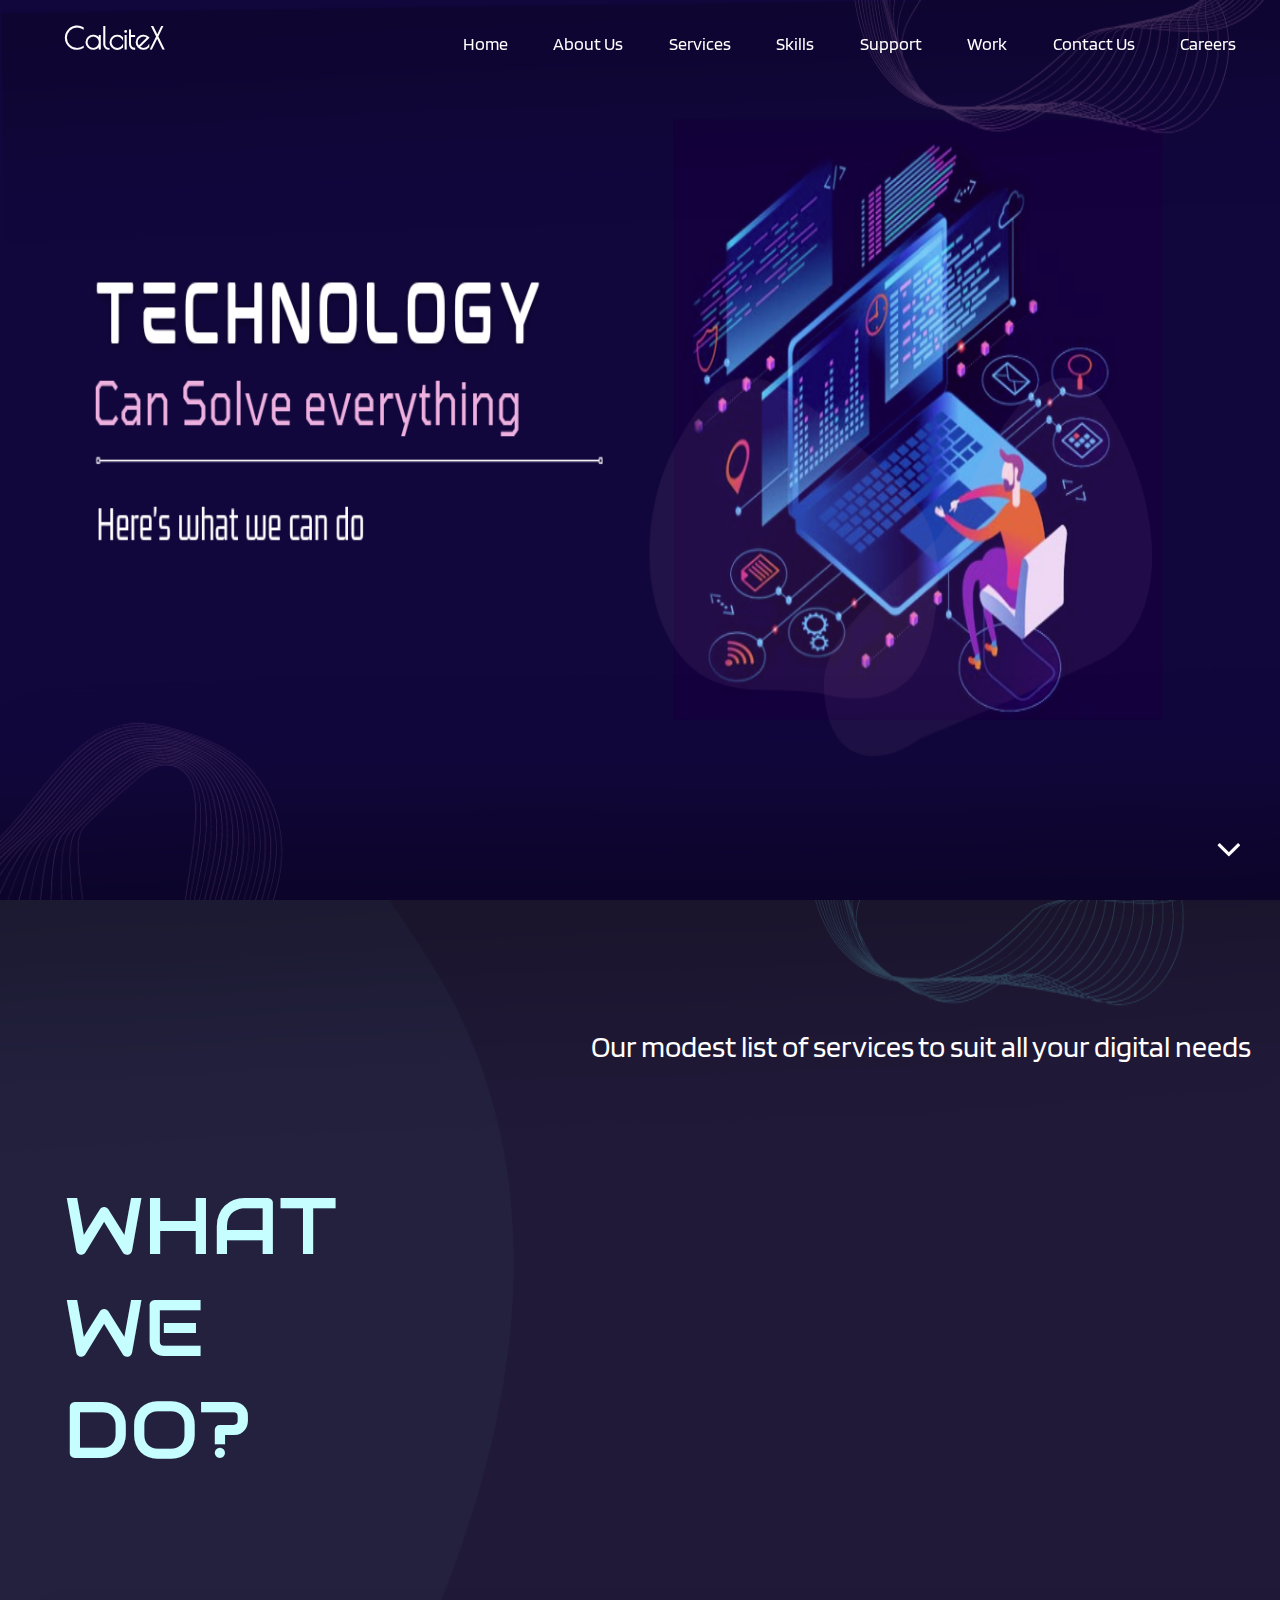
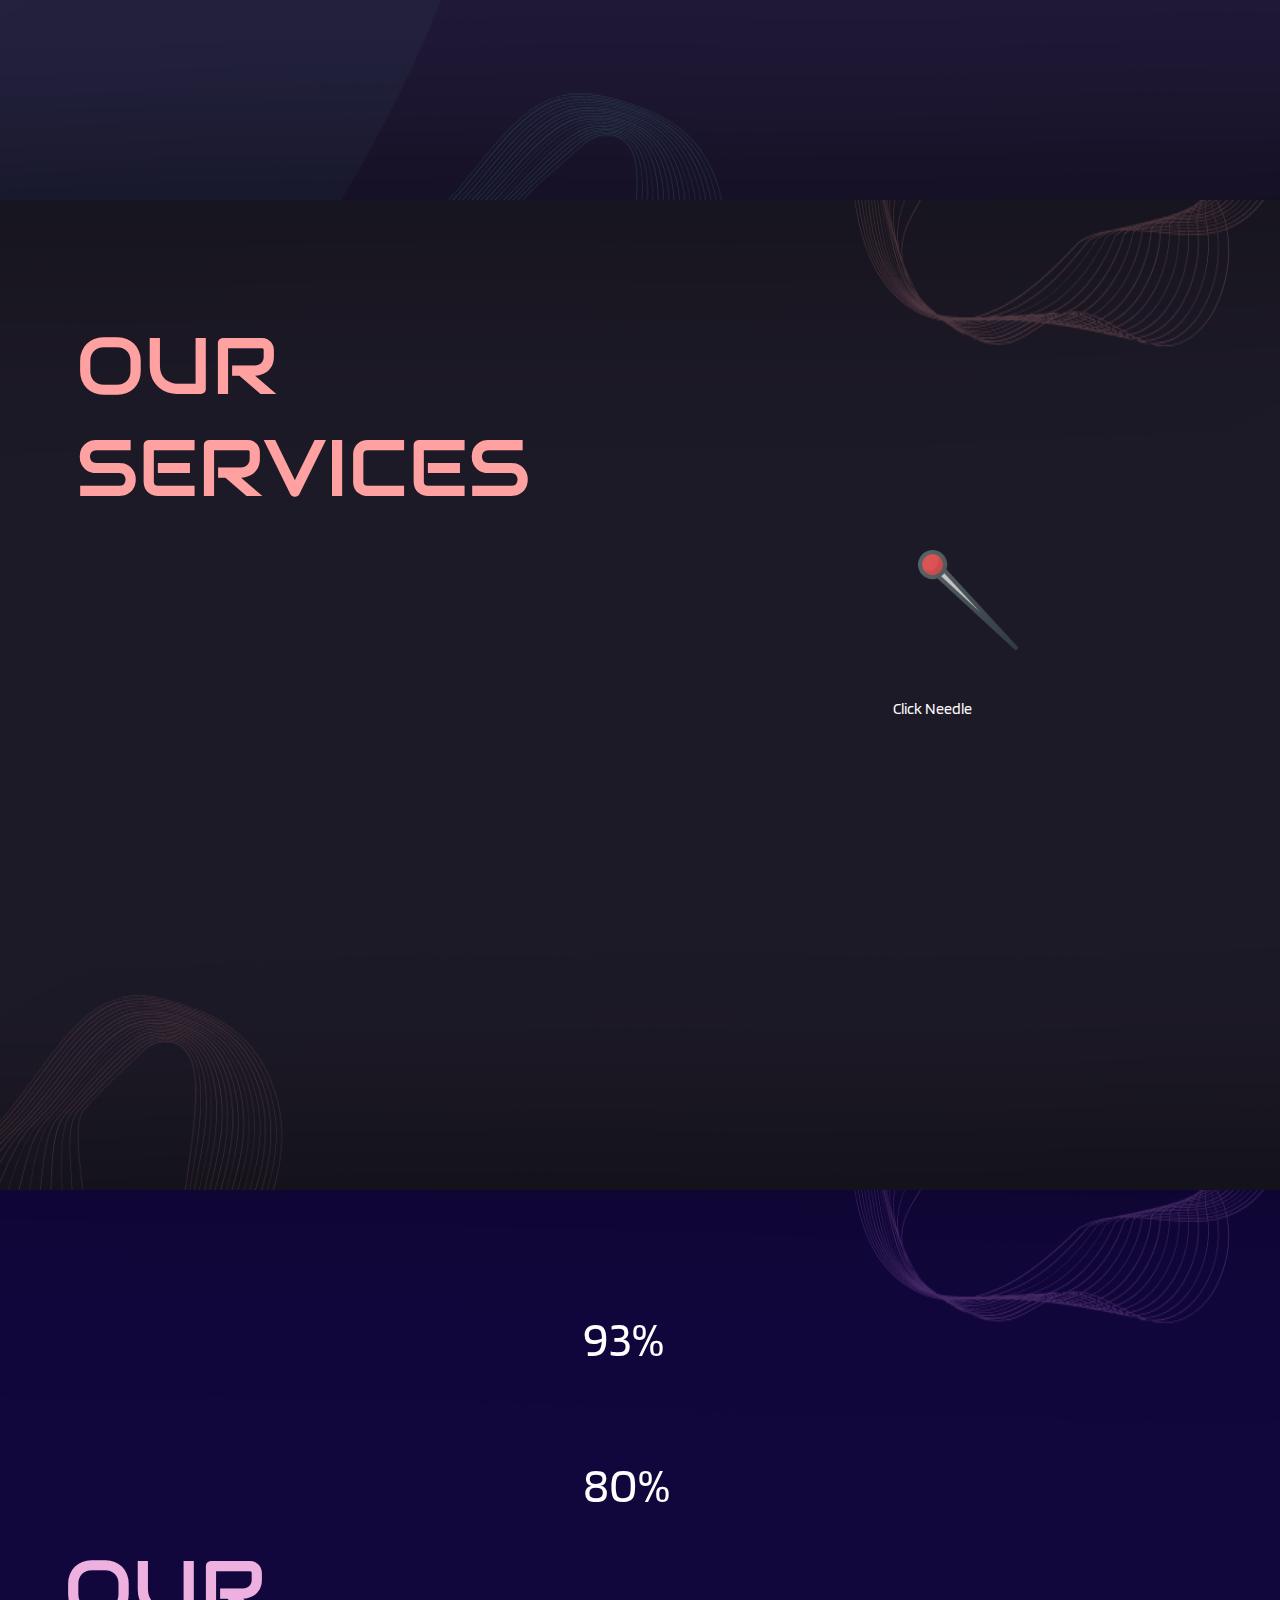
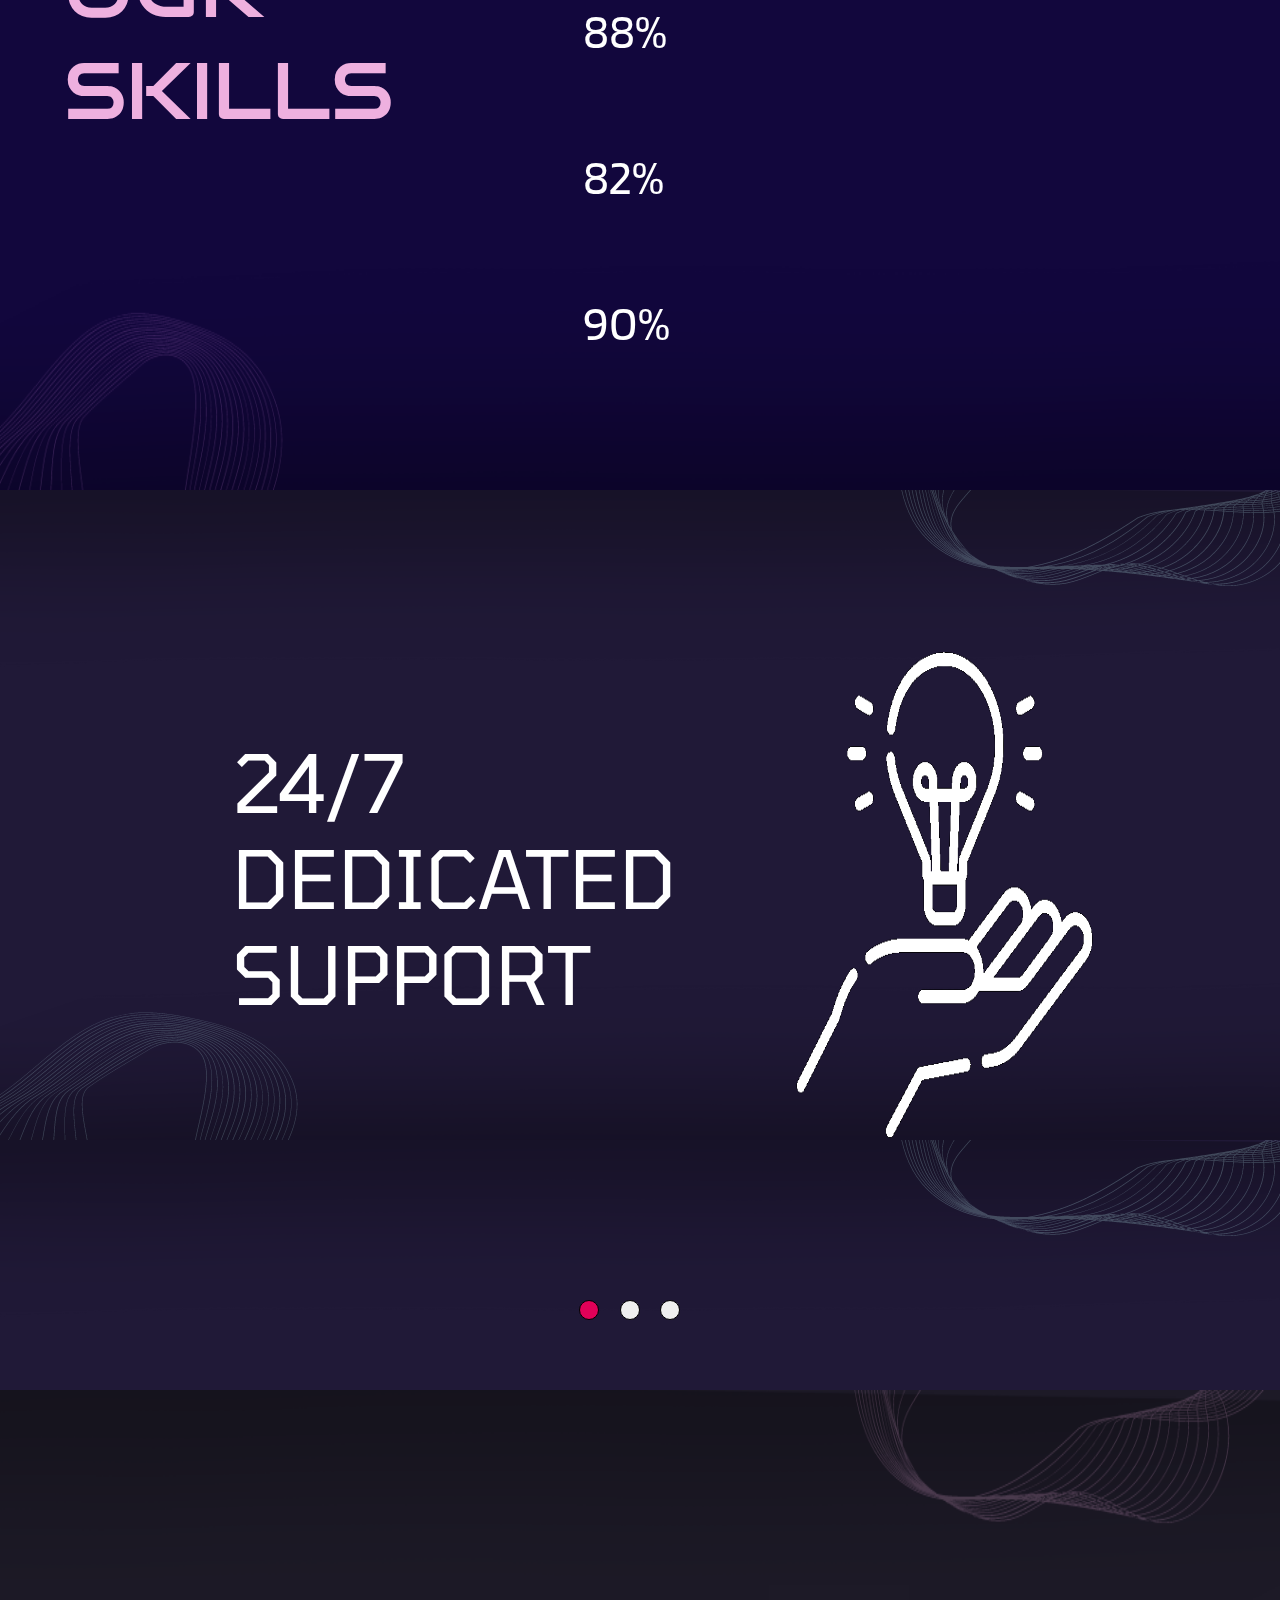
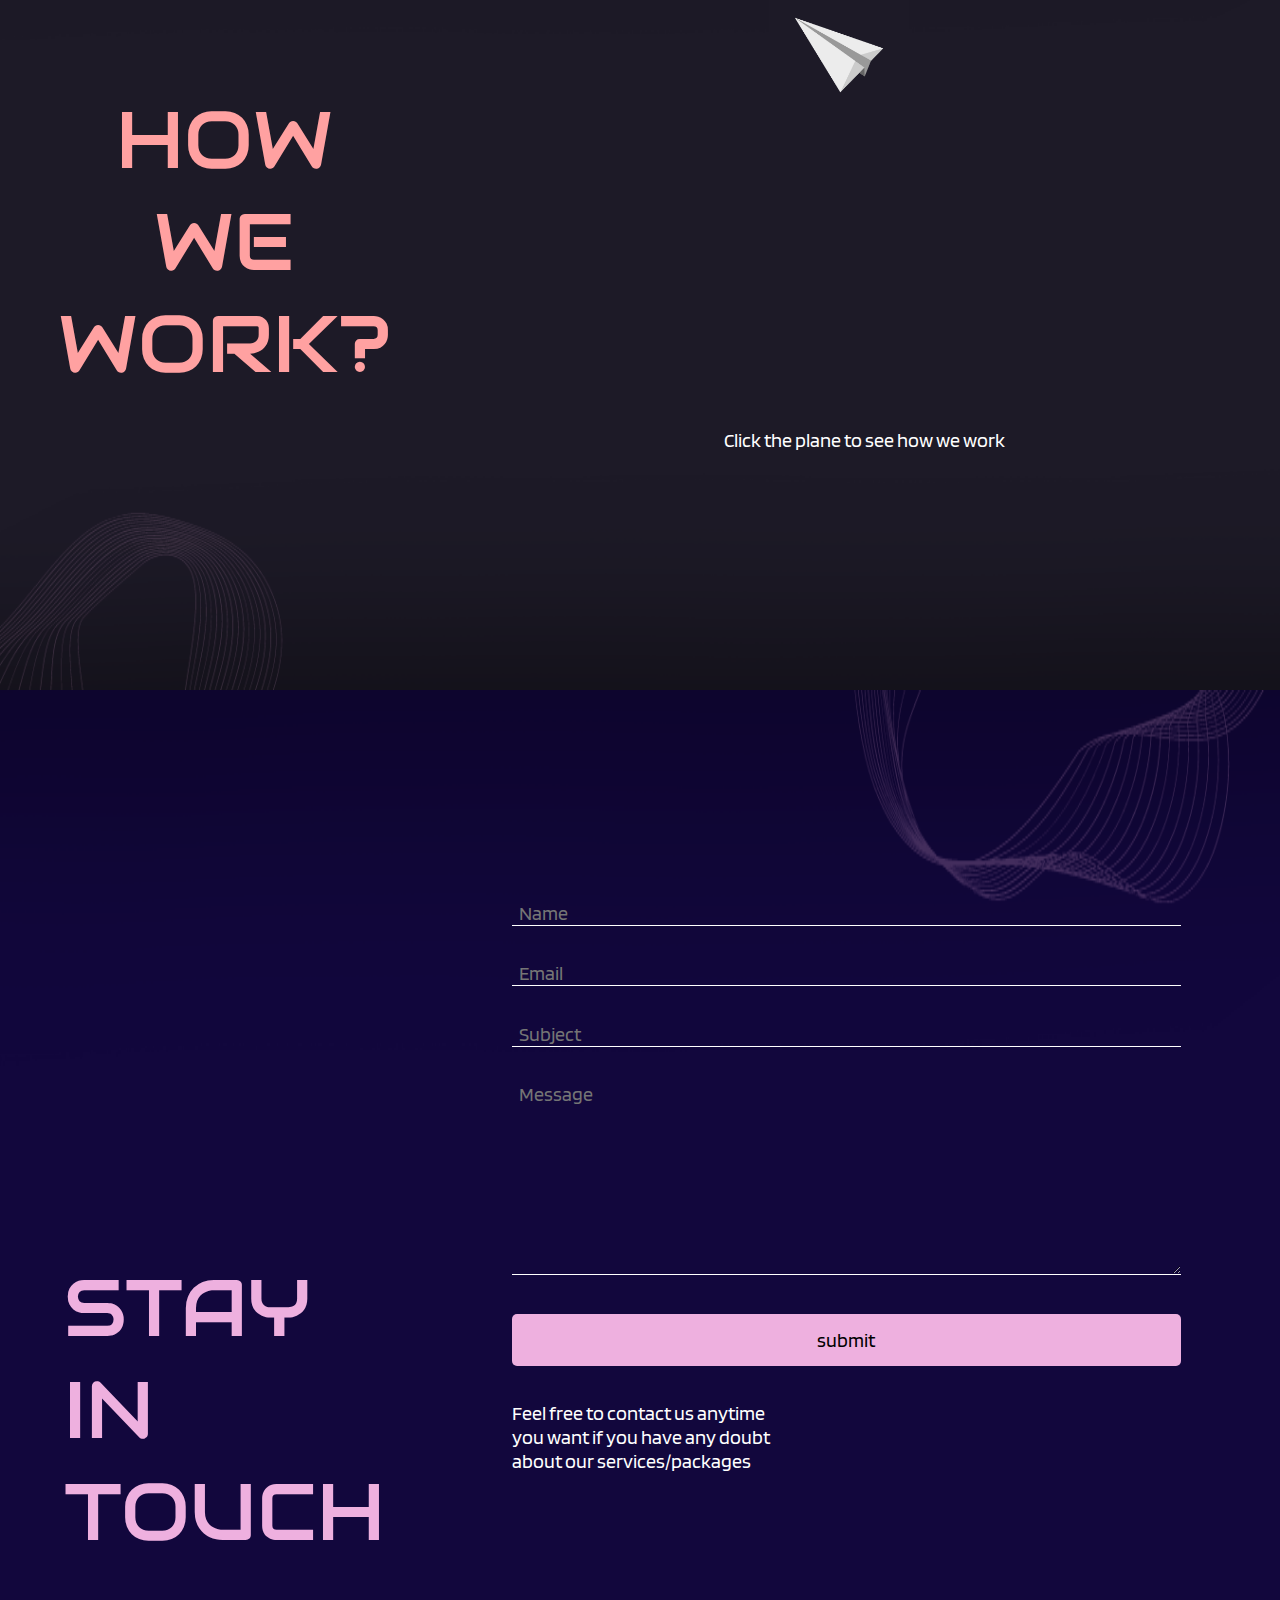
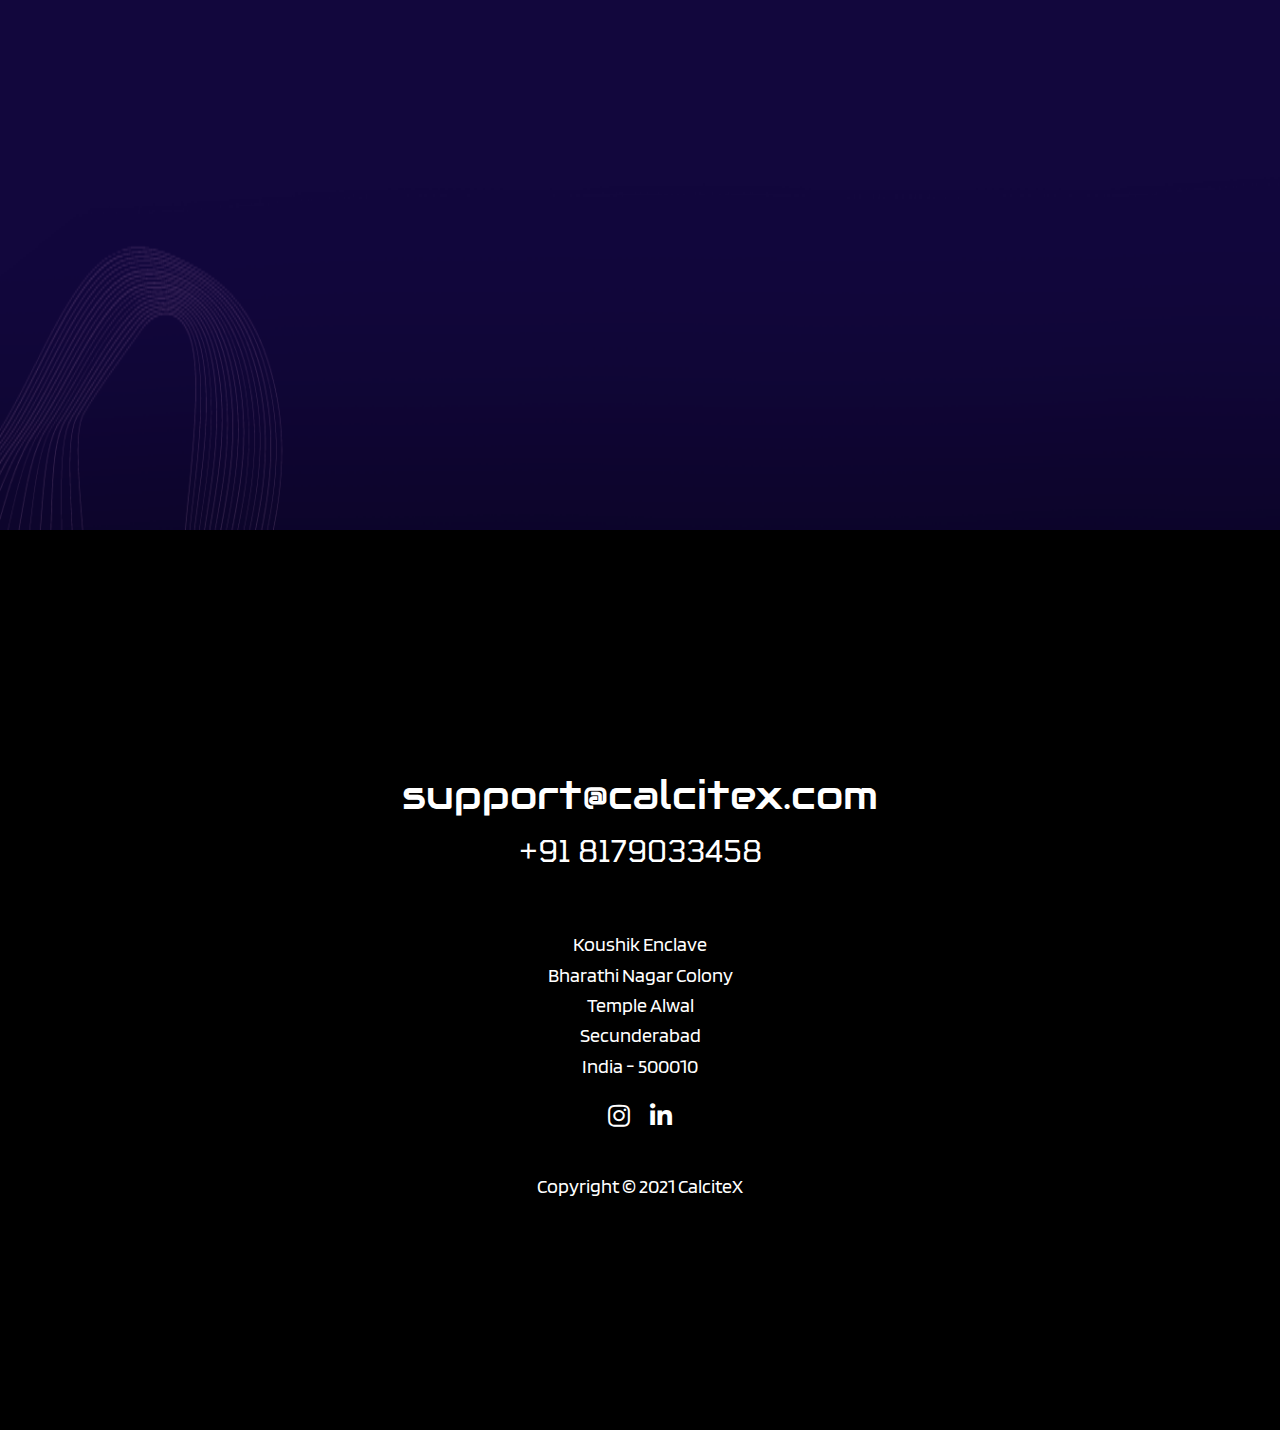
<file: index.html>
<!DOCTYPE html>
<html lang="en">

<head>
    <meta charset="UTF-8">
    <meta name="viewport" content="width=device-width, initial-scale=1.0">
    <meta http-equiv="X-UA-Compatible" content="ie=edge">
    <meta name="keywords" content="calcitex,CalciteX,CALCITEX">
    <meta name="description" content="calcitex"/>
    <title>CalciteX</title>
    <link rel="icon" href="images/logo.png">
    <link rel="stylesheet" href="https://use.fontawesome.com/releases/v5.3.1/css/all.css">
    <script src="https://cdnjs.cloudflare.com/ajax/libs/jquery/3.5.1/jquery.min.js"></script>
    <link rel="stylesheet" href="styles.css">
    <link href="https://maxcdn.bootstrapcdn.com/font-awesome/4.2.0/css/font-awesome.min.css" rel="stylesheet">
<style>
@keyframes zoom{from{transform:scale(0);opacity:0;} to{transform:scale(1);opacity:1;}}
@keyframes zoomBox{from{transform:scale(0);opacity:0;} to{transform:scale(1);opacity:1;}}
@keyframes zoom1{from{transform:scale(0);opacity:0;} to{transform:scale(1);opacity:1;}}
@keyframes zoomBox1{from{transform:scale(0);opacity:0;} to{transform:scale(1);opacity:1;}}
@keyframes serviceAnim{from{transform:scale(0);opacity:0;} to{transform:scale(1);opacity:1;}}
</style>

</head>


<body onscroll="myfunction()">
<div id="body" style="height:100%;">
	<!--header-->
	<div id="navbar">
 	<ul id="ul">
		<div id="logo">
	            <a onclick="document.documentElement.scrollTop=0;">CalciteX</a>
		</div>
		<div id="links">
                <a onclick="navbar_fun(event,'Home')">Home</a>
                <a onclick="navbar_fun(event,'aboutus')">About&nbspUs</a>
                <a onclick="navbar_fun(event,'ourServices')">Services</a>
                <a onclick="navbar_fun(event,'skills')">Skills</a>
		<a onclick="navbar_fun(event,'Responsive')">Support</a>
                <a onclick="navbar_fun(event,'workflow')">Work</a>
		<!--<a href="#pricing">Pricing</a>-->
                <a onclick="navbar_fun(event,'contact')">Contact&nbspUs</a>
		<a href="careers.html">Careers</a>
		</div>
		<div>
		</div>
            </ul>
	<a onclick="downArrowFun()" id="down-arrow"><i class="fa fa-angle-down"></i></a>
	</div>
	<div id="headerImg"></div>
	<div id="header">
            <!--<div class="logo">
                <img src="logoCalcitex.JPG">
            </div>-->
	<div id="M_navbar">
		<a onclick="navbar_fun(event,'Home')">Home</a>
                <a onclick="navbar_fun(event,'aboutus')">About&nbspUs</a>
                <a onclick="navbar_fun(event,'ourServices')">Services</a>
                <a onclick="navbar_fun(event,'skills')">Skills</a>
		<a onclick="navbar_fun(event,'Responsive')">Support</a>
                <a onclick="navbar_fun(event,'workflow')">Work</a>
                <a onclick="navbar_fun(event,'contact')">Contact&nbspUs</a>
		<a href="careers.html">Careers</a>
	</div>
	    <div class="navbar">
		<p>CalciteX</p>
		<p>Shaping the Uncut</p>
		<img id="M_navbar_logo" src="images/logo2.png">
	</div>
	<div id="M_navbar_menuBox"><img id="M_navbar_menu" onclick="document.getElementById('M_navbar').style.display='flex';" src="icons/menu.png"/></div>


	<!--	<div class="mainBox">
            <div class="desc">
                <h1>WE LOVE DESIGN </h1>
            </div>

            <div class="button">
                
                <a href="#aboutus" class="btn">LEARN MORE</a>
            </div>
		</div>-->

	</div>

	<!--About us-->
<div id="aboutus" style="height:100%;width:100%;">
<div id="leftbox">
<p>
WHAT
WE 
DO?
</p>
<br/>
<!--<hr style="border:1px solid #c6fdff;width:90%;"/>
<br/>
<p style="font-size:25px;color:#c6fdff;font-family:leftTextfont">
Our modest list of services to
suit all your digital needs
</p>-->
</div>

<!--mobile about us right box-->
<div id="M_about">
	<div id="M_top_about">
		<h2>Clean & Modern</h2>
		<button><img onclick="aboutContent(event)" src="icons/add.png"/></button>
	</div>
		<div id="M_content_about">
			A fabulous collection of unique design ideas with custom-made interfaces.
		</div>
	<div id="M_top_about">
		<h2>Unique Design</h2>
		<button><img  onclick="aboutContent(event)" src="icons/add.png"/></button>
	</div>
		<div id="M_content_about">
			Modern, Industrial, Clean design….and the list goes on. 
		</div>
	<div id="M_top_about">
		<h2>Cool Staff</h2>
		<button><img  onclick="aboutContent(event)" src="icons/add.png"/></button>
	</div>
		<div id="M_content_about">
			Let’s be honest, everyone looks for a “cool” staff to work with.
		</div>
	<div id="M_top_about">
		<h2>Pixel Perfect</h2>
		<button><img  onclick="aboutContent(event)" src="icons/add.png"/></button>
	</div>
		<div id="M_content_about">
			Custom Tailored To Match Your Needs And Requirements
		</div>
	<div id="M_top_about">
		<h2>Responsive</h2>
		<button><img  onclick="aboutContent(event)" src="icons/add.png"/></button>
	</div>
		<div id="M_content_about">
			Responsiveness is the essential mix of flexible grids and layouts, images, and an intelligent use of media queries.
		</div>
	<div id="M_top_about">
		<h2>Great Support</h2>
		<button><img  onclick="aboutContent(event)" src="icons/add.png"/></button>
	</div>
		<div id="M_content_about">
			Trouble-free support is what we offer.
		</div>
</div>

<div id="rightbox">
<div id="Topcontent" style="color:white;font-size:30px;height:20%;display:flex;justify-content:center;padding-bottom:2%;">
Our modest list of services to
suit all your digital needs
</div>

<div class="doubleBox">

<div id="contentBox">
<div>
<i class="fa fa-heart" style="font-size:70px;color:white;"></i>
<!--<img src="images/1.jpeg">-->
</div>
<div class="mainBox">
<h2 >Clean & Modern:</h2>
<br/>
A fabulous collection of unique design ideas with custom-made interfaces.
</div>
</div>
<div id="contentBox">
<div >
<i class="fa fa-area-chart" style="font-size:70px;color:white;"></i>
<!--<img src="images/2.jpeg">-->
</div>
<div class="mainBox">
<h2>Unique Design: </h2>
<br/>
Modern, Industrial, Clean design….and the list goes on. 
</div>
</div>
</div>

<div class="doubleBox">
<div id="contentBox">
<div >
<i class="fa fa-wrench" style="font-size:70px;color:white;"></i>
<!--<img src="images/3.jpeg">-->
</div>
<div class="mainBox">
<h2>Pixel Perfect:</h2>
<br/>
Custom Tailored To Match Your Needs And Requirements
</div>
</div>
<div id="contentBox">
<div>
<i class="fa fa-users" style="font-size:70px;color:white;"></i>
<!--<img src="images/4.jpeg">-->
</div>
<div class="mainBox">
<h2>Cool Staff:</h2>
<br/>
Let’s be honest, everyone looks for a “cool” staff to work with.
</div>
</div>
</div>


<div class="doubleBox">
<div id="contentBox">
<div>
<i class="fa fa-laptop" style="font-size:70px;color:white;"></i>
<!--<img src="images/5.jpeg">-->
</div>
<div class="mainBox">
<h2>Responsive: </h2>
<br/>
Responsiveness is the essential mix of flexible grids and layouts, images, and an intelligent use of media queries.
</div>
</div>
<div id="contentBox">
<div>
<!--<img src="images/6.jpeg">-->
<i class="fa fa-headphones" style="font-size:70px;color:white;"></i>
</div>
<div class="mainBox">
<h2>Great Support:</h2>
<br/>
Trouble-free support is what we offer.
</div>
</div>
</div>




</div>


</div>


	<!--<div id="aboutus">
	<div class="top">
	 <center><h1 class="h1" style="color:#000;font-weight:bolder;font-size:50px;">ABOUT<span style="font-weight: bolder; color:rgb(255,2,108); font-size: 3rem;"> US</span></h1></center>
	</div>
	<div class="bottom">
	<h1 style="font-weight:bolder;margin-bottom:30px;">What We Do</h1>
	<li>
	At CalciteX we develop innovative and creative products and services that provide total communication and information solutions. Among a plethora of services, web design and development, tailor made applications, ERPs, CRMs, e-commerce solutions, business-to-business applications, business-to-client applications, managed hosting and internet portal management are few that we offer. We also lead in Digital Marketing, splendid Graphic designing, and Social Media Management. Satisfied clients around the globe bear testimony to the quality of our work.
	</li>
	<br>
	<li>Our business philosophy is to assure the highest quality product, total client satisfaction, timely delivery of solutions, and the best quality/price ratio found in the industry.
	Our emphasis is on offering a high degree of product user friendliness through a positive, creative, and focused company staff.</li>
	</div>
	</div>-->
<!--about us-->
<!--
<div id="aboutus">
 <h1 class="h1" style="color:#000;font-weight:bolder;font-size:50px;">ABOUT<span style="font-weight: bolder; color:rgb(255,2,108); font-size: 3rem;"> US</span></h1>

        <div class="cards">
            <div class="card1">
                <div class="top">
                    <div class="logo"><i class="fa fa-heart-o" aria-hidden="true"></i></div>
                    <div class="tlte"><h3>CLEAN & MODERN</h2></div>
                </div>
                <div class="middle">
                       <p class="mid"> Modern, Industrial, Clean design….and the list goes on. A significant challenge many of our clients face is a lack of understanding or vocabulary to describe and define their Web-App design style. We get it delivered. </p> 
                </div>
                <div class="bottom">
                    <a href="#">learn more <i class="fa fa-long-arrow-right" aria-hidden="true"></i></a>
                </div>     
            </div>
            <div class="card1">
                <div class="top">
                    <div class="logo"><i class="fa fa-area-chart" aria-hidden="true"></i></div>
                    <div class="tlte"><h3>UNIQUE DESIGN</h2></div>
                </div>
                <div class="middle">
                       <p class="mid">A fabulous collection of unique design ideas with custom-made interfaces is a true work of design and style. With an abundance of unique design styles, we offer you customization and Modern style.</p> 
                </div>
                <div class="bottom">
                    <a href="#">learn more <i class="fa fa-long-arrow-right" aria-hidden="true"></i></a>
                </div>     
            </div>
            <div class="card1">
                <div class="top">
                    <div class="logo"><i class="fa fa-wrench" aria-hidden="true"></i></div>
                    <div class="tlte"><h3>PIXEL PROJECT</h2></div>
                </div>
                <div class="middle">
                       <p class="mid">If owning a piece of history is what you desire, Pixels Projects are the ones you need. Pixel Projects are inspired by Million-Dollar Homepages. There are millions of websites and the ones which stand out are the ones that leave a mark on the viewers. </p> 
                </div>
                <div class="bottom">
                    <a href="#">learn more <i class="fa fa-long-arrow-right" aria-hidden="true"></i></a>
                </div>     
            </div>
        </div>
        <div class="cards">
            <div class="card2">
                <div class="top">
                    <div class="logo"><i class="fa fa-users" aria-hidden="true"></i></div>
                    <div class="tlte"><h3>COOL STAFF</h2></div>
                </div>
                <div class="middle">
                       <p class="mid">Let’s be honest, everyone looks for a “cool” staff to work with. We are a special workspace company, CalciteX thrives on creativity and that thought has very much gone into the reasoning behind the work culture, providing every employee with a space for them to be creative.</p> 
                </div>
                <div class="bottom">
                    <a href="#">learn more <i class="fa fa-long-arrow-right" aria-hidden="true"></i></a>
                </div>     
            </div>
            <div class="card2">
                <div class="top">
                    <div class="logo"><i class="fa fa-laptop" aria-hidden="true"></i></div>
                    <div class="tlte"><h3>RESPONSIVE</h2></div>
                </div>
                <div class="middle">
                       <p class="mid">Almost every Client wants a Mobile Version of their website. Responsiveness is the essential mix of flexible grids and layouts, images, and an intelligent use of media queries.</p> 
                </div>
                <div class="bottom">
                    <a href="#">learn more <i class="fa fa-long-arrow-right" aria-hidden="true"></i></a>
                </div>     
            </div>
            <div class="card2">
                <div class="top">
                    <div class="logo"><i class="fa fa-headphones" aria-hidden="true"></i></div>
                    <div class="tlte"><h3>GREAT SUPPORT</h2></div>
                </div>
                <div class="middle">
                       <p class="mid"> Proactive chat, audio, and video Support. Trouble-free support is what we offer. Every request is responded by the supervisors directly. </p> 
                </div>
                <div class="bottom">
                    <a href="#">learn more <i class="fa fa-long-arrow-right" aria-hidden="true"></i></a>
                </div>     
            </div>
        </div>
    </div>
   -->
	<!--Our services-->
<!--
        <section id="services">
        <div class="services">
            <h1 class="heading" style="color:rgb(214, 199, 206); text-align: center; ">OU<span style="font-weight: bolder; color:rgb(255,2,108); font-size: 3rem;">R</span> SERVICES</h1>
            <div class="cen">
                <div class="service">
                    <i class="fas fa-tv"></i>
                    <h2>WEB DEVELOPMENT</h2>
                    <br>
                    <p>CalciteX cybernetics provides you worlds trending and best technology. While it comes to Web Development its our best and most demanding service with 100% gurranted satisfaction</p>
                </div>

                <div class="service">
                    <i class="fab fa-android"></i>
                    <h2>MOBILE APPS</h2>
                    <br>
                    <p>With growing demand in this digital world we at CalciteX Cybernetics  committed to provide a mobile app which meets your business needs with an attractive price tag in mind.</p>
                </div>
                <div class="service">
                    <i class="fab fa-android"></i>
                    <h2>DIGITAL MARKETING</h2>
                    <br>
                    <p>We at CalciteX cybernetics provide businesses of all sizes with an opportunity to market their brand 24/7 at a low cost. From startups to medium-sized enterprises to multiple-location companies</p>
                </div>
            </div>
        </div>
    </section>-->

	<!-- work start-->
<!--
	<div id="worx" style="margin-top:50px;">
 <h1 class="h1" style="color:#000;font-weight:bolder;font-size:50px;">OUR WO<span style="font-weight: bolder; color:rgb(255,2,108); font-size: 3rem;">R</span>X.!</h1>
	<div class="worx">
		<div>
			<ul>
			<li><img src="icons/app.png"/> App development</li>
			<li><img src="icons/web.png"/> Web development</li>
			<li><img src="icons/marketing.png"/> Marketing</li>
			<li><img src="icons/design.png"/> UI design</li>
			<li><img src="icons/time.png"/> Support</li>
			</ul>
		</div>
		<div>
		<img src="images/work.jpeg">
		<img src="images/work_time.jpeg">
		<img src="images/work_support.jpeg">
		<img src="images/work_app.jpeg">
		<img src="images/work_web.jpeg">
		<img src="images/work_design.jpeg">
		</div>
	</div>
	</div>-->

<!--our services-->
 <!--<h1 class="heading" id="ourServicesheading" style="background:black;color:rgb(214, 199, 206);padding-top:50px; text-align: center; ">OU<span style="font-weight: bolder; color:rgb(255,2,108); font-size: 3rem;">R</span> SERVICES</h1>-->
	<div id="ourServices">
	<div id="mainService">
	<div id="content">
	<div id="heading" >
	OUR
	SERVICES
	</div>
	<div id="innercontent">

	</div>
	</div>
	<div style="width:100%;height:100%;border:1px solid transparent;" id="M_services_content"><p style="font-size:30px;color:red;"></p></div>
	
	<div id="D_services_content" style="width:40%;height:150%;margin-left:20%;margin-top:300px;">

	<div  onclick="ServiceFunction()" id="main" style="width:100px;height:100px;border-radius:10%;display:flex;flex-direction:column;" >
	<img alt="calcitex" class="imgServices" style="width:100px;height:100px;margin:50% 50%;transform-origin:15% 15%;" src="icons_color/pin.png"/>
	<div id="mainServiceContent" style="margin-right:-30%;color:white;font-family:blinker;">Click Needle</div>
	</div>

	<div id="one0" onmouseover="display(event)" class="services" style="width:100px;height:100px;border-radius:10%;">
	<img id="temp0" alt="calcitex" onmouseover="display(event)" style="width:100%;height:100%;" src="icons_color/design.png">
	<div id="temp0" id="contentService">Design</div>
	</div>
	<div id="one1" onmouseover="display(event)"  class="services" style="width:100px;height:100px;border-radius:10%;">
	<img id="temp1" alt="calcitex" onmouseover="display(event)" style="width:100%;height:100%;" src="icons_color/web.png"/>
	<div id="temp1" id="contentService">Web</div>
	</div>
	<div id="one2" onmouseover="display(event)"  class="services" style="width:100px;height:100px;border-radius:10%;">
	<img alt="calcitex" id="temp2" onmouseover="display(event)" style="width:100%;height:100%;" src="icons_color/marketing.png"/>
	<div id="temp2" id="contentService">Marketing</div>
	</div>
	<div id="one3" onmouseover="display(event)"  class="services" style="width:100px;height:100px;border-radius:10%;">
	<img alt="calcitex" id="temp3" onmouseover="display(event)" style="width:100%;height:100%;" src="icons_color/app.png"/>
	<div id="temp3" id="contentService">App</div>
	</div>
	<div id="one4" onmouseover="display(event)"  class="services" style="width:100px;height:100px;border-radius:10%;">
	<img alt="calcitex" id="temp4" onmouseover="display(event)" style="width:100%;height:100%;" src="icons_color/work.png"/>
	<div id="temp4" id="contentService">Support</div>
	</div>
	<!--<div id="one5" onmouseover="display(event)"  class="services" style="width:100px;height:100px;border-radius:10%;">
	<img id="temp5" onmouseover="display(event)" style="width:100%;height:100%;" src="icons_color/chemical.png"/>
	<div id="temp5" id="contentService">Chemical</div>
	</div>-->
	</div>
	</div>
	</div>

    <!---skills start-->
	<div id="skills">
  <!--  <h1 class="heading" style="color:BLACK; text-align: center; ">ABOUT SK<span style="font-weight: bolder; color:rgb(255,2,108); font-size: 3rem;">I</span>LLS</h1>-->
	<div id="skillsLeft">
OUR
SKILLS
	</div>
	
    <div class="skills">
                <div class="skill-bars">
                    <div class="bar">
			<div>
			93%
			</div>
			<div style="width:80%;">
                        <div class="info">
                            <span>FRONTEND</span>
                        </div>
                        <div class="progress-line html">
                            <span></span>
                        </div>
			</div>
                    </div>
                    <div class="bar">
			<div>
			80%
			</div>
			<div style="width:80%;">
                        <div class="info">
                            <span>BACKEND</span>
                        </div>
                        <div class="progress-line css">
                            <span></span>
                        </div>
			</div>
                    </div>                   
                    <div class="bar">
			<div>
			88%
			</div>
			<div style="width:80%;">
                        <div class="info">
                            <span>DATABASE&nbspMANAGEMENT</span>
                        </div>
                        <div class="progress-line jquery">
                            <span></span>
                        </div>
			</div>
                    </div>
                    <div class="bar">
			<div>
			82%
			</div>
			<div style="width:80%;">
                        <div class="info">
                            <span>MARKETING</span>
                        </div>
                        <div class="progress-line mysql">
                            <span></span>
                        </div>
			</div>
                    </div>
                    <div class="bar">
			<div>
			90%
			</div>
			<div style="width:80%;">
                        <div class="info">
                            <span>SEO</span>
                        </div>
                        <div class="progress-line python">
                            <span></span>
                        </div>
			</div>
                    </div>

             	</div>

        <!--<div class="accordion">
            <div class="contentBx">
                <div class="label">UNIQUE DESIGN</div>
                <div class="content">
                    <p>A fabulous collection of unique design ideas with custom-made interfaces is a true work of design and style. With an abundance of unique design styles, we offer you customization and Modern style.</p>
                </div>
            </div>
            <div class="contentBx">
                <div class="label">GREAT SERVICE</div>
                <div class="content">
                    <p> Proactive chat, audio, and video Support. Trouble-free support is what we offer. Every request is responded by the supervisors directly. </p>
                </div>
            </div>
            <div class="contentBx">
                <div class="label">EXPERIENCE TEAM</div>
                <div class="content">
                    <p>Let’s be honest, everyone looks for a “cool” staff to work with. We are a special workspace company, CalciteX thrives on creativity and that thought has very much gone into the reasoning behind the work culture, providing every employee with a space for them to be creative.</p>
                </div>
            </div>
        </div>
    </div>-->
	</div>
    <script>
        const accordion = document.getElementsByClassName('contentBx');

        for (i = 0; i < accordion.length; i++) {
            accordion[i].addEventListener('click', function() {
                this.classList.toggle('active')
            })
        }
    </script>
	</div>


<!--our team start-->

<!--	<div id="ourTeam">

	<div id="Teamleftbox">
	<p style="margin-left:15%;font-size:80px;">
	MEET<br/>
	OUR<br/>
	TEAM
	</p><br/>
	<p style="font-size:20px;margin-left:17%;margin-top:0%;">
	Get to know us<br/>
	much better
	</p>
	</div>

	<div id="Teamrightbox">
	<div id="TeamMainBox">
	<div id="box0" onmousedown="detailsFunction(event)" onmouseover="imgFunction(event)" onmouseout="imgFunction1(event)" style="background:url('images/shanmukh.jpeg');background-size:100% 100%;display:flex;align-items:center;justify-content:center;width:35%;height:30%;color:white;transition:2s;">
	</div>
	<div id="box1" onmousedown="detailsFunction(event)" onmouseover="imgFunction(event)" onmouseout="imgFunction1(event)" style="background:url('images/sai.png');background-size:100% 100%;display:flex;align-items:center;justify-content:center;width:35%;height:30%;color:white;transition:2s;">
	</div>
	<div id="box2" onmousedown="detailsFunction(event)" onmouseover="imgFunction(event)" onmouseout="imgFunction1(event)" style="background:url('images/bhargav.png');background-size:100% 100%;display:flex;align-items:center;justify-content:center;width:35%;height:30%;color:white;transition:2s;">
	</div>
	<div id="box3" onmousedown="detailsFunction(event)" onmouseover="imgFunction(event)" onmouseout="imgFunction1(event)" style="background:url('images/nvk2.jpeg');background-size:100% 130%;background-position:top;display:flex;align-items:center;justify-content:center;width:35%;height:30%;color:white;transition:2s;">
	</div>
	<div id="box4" onmousedown="detailsFunction(event)" onmouseover="imgFunction(event)" onmouseout="imgFunction1(event)" style="background:url('images/5.jpg');background-size:100% 100%;display:flex;align-items:center;justify-content:center;width:35%;height:30%;color:white;transition:2s;">
	</div>
	<div id="box5" onmousedown="detailsFunction(event)" onmouseover="imgFunction(event)" onmouseout="imgFunction1(event)" style="background:url('images/6.png');background-size:100% 100%;display:flex;align-items:center;justify-content:center;width:35%;height:30%;color:white;transition:2s;">
	</div>
	</div>

	<div id="detailsBox">

	<img onclick="backFunction()" id="backImg" style="width:5%;height:8%;" src="icons/arrow.png"/>

	<div id="textBox1">
	<p class="detailsEmployee" style="width:50%;">
	TWO GHOSTLY WHITE FIGURES IN
	COVERALLS AND HELMETS ARE
	SOFTLY DANCING
	</p>

	<p class="detailsEmployee" style="width:50%;">
	Lorem ipsum dolor sit amet whis jki jsios Cras pretium metus pulvinar ultricies auctor. In varius purus blandit sem mollis tristique.
	</p>

	</div>

	<div id="textBox2">

	<div style="width:48%;">
	<p class="detailsEmployee">
	Terry Jackobs, CEO very small stage in a vast cosmic arena great turbulent clouds ready so encyclopaedia galactica star stuff.
	</p>
	<br/><br/>
	&nbsp&nbsp<i class="fa fa-facebook-official detailsEmployeeIcon" aria-hidden="true"></i>
	&nbsp&nbsp<i class="fa fa-twitter detailsEmployeeIcon" aria-hidden="true"></i>
	&nbsp&nbsp<i class="fa fa-instagram detailsEmployeeIcon" aria-hidden="true"></i>
	&nbsp&nbsp<i class="fa fa-medium detailsEmployeeIcon" aria-hidden="true"></i>
	<div style="margin-top:10%;">
	<p class="detailsEmployee"><b>Name:</b>Terry Jackobs</p><br/>
	<p class="detailsEmployee"><b>Age:</b>28</p><br/>
	<p class="detailsEmployee"><b>Skills:</b>Php,.Net,Ajax</p>
	</div>

	</div>

	<div style="width:50%;display:flex;justify-content:center;">
	<img src="2.jpg" class="detailsEmployee" style="width:90%;height:70%;padding:5%;">
	</div>

	</div>

	</div>
	</div>
	</div>
-->
<!--responsive page start-->
	<div id="Responsive">
	<div  id="responsive-top">
	<div id="ResponsiveBox">

	<div class="ResponsiveDiv">
	<div id="div1"> 
	<p>
	24/7
	DEDICATED
	SUPPORT
	</p>
	</div>
	<img src="icons/idea.png">
	</div>

	<div class="ResponsiveDiv" >
	<div id="div2">
	<img src="icons/responsive.png">
	<br/>
	<p style="text-align:center;font-weight:bolder;font-family:tomorrow;">Responsive</p>
	<br/>
	<p>A Positive team who are ready to answer your quires at the earliest</p>
	</div>
	<div id="div2">
	<img src="icons/chip.png">
	<br/>
	<p style="text-align:center;font-weight:bolder;font-family:tomorrow;">Community</p>
	<br/>
	<p>An interactive community for everyone to Explore and Innovate new Ideas</p>
	</div>
	<div id="div2">
	<img src="icons/time.png">
	<br/>
	<p style="text-align:center;font-weight:bolder;font-family:tomorrow;">ShowCase</p>
	<br/>
	<p>A perfect platform for everyone who want to showcase their Creativity and Technical Knowledge</p>
	</div>
	</div>

	<div class="ResponsiveDiv" >
	<p id="div3">
	DESIGN <img src="icons/add.png"> DEVELOPMENT<br/>
	&nbsp&nbsp&nbspMARKETING   <img src="icons/add.png"> SOCIAL
	</p>
	</div>

	<div class="ResponsiveDiv" id="Div1" >
	<div id="div1"> 
	<p>
	24/7
	DEDICATED
	SUPPORT
	</p>
	</div>
	<img src="icons/idea.png">
	</div>

	</div>

	<div id="circles">
	<button style="background:rgb(225,1,88);" onclick="responsiveFunction(0)" id="circle0"></button>
	<button onclick="responsiveFunction(1)"  id="circle1"></button>
	<button onclick="responsiveFunction(2)" id="circle2"></button>
	</div>
	</div>
	</div>




    <!--skills end-->
    <!--Our work start-->
	<div id="workflow">
	<div id="workleftBox">
	<p id="leftmsg">
HOW
WE
WORK?
	</p>
	</div>
	<div id="workrightBox">
	<div id="videoBox">
	<button style="border:none;background:none;" onclick="videoFunction()" id="nextButton" ><img style="width:70%;height:70%;" src="icons/plane4.png"></button>
	<video style="width:100%;height:60%;display:none;margin-top:30%;" src="plane_video/plane.mp4" id="planeVideo">
	</div>
	<div id="rightmsg">Click the plane to see how we work</div>
	<!--<svg style="margin-left:10%;" width="500" height="100">
	<path d="M0 0 Q200 40 150 80 C40 80 100 40 400 10 L400 10 390 30 L400 10 380 0" fill="none"  stroke-dasharray="5,5" stroke="black" stroke-width="2">
	</svg>-->
	</div>
	</div>


   <!-- <section id="works">
        <div class="works">
            <h1 class="heading" style="color:BLACK; text-align: center; ">HOW<span style="font-weight: bolder; color:rgb(255,2,108); font-size: 3rem;"> WE</span> WORK</h1>
            <div class="cen">
                <div class="work">
                    <i class="fas fa-edit"></i>
                    <h2>PLAN</h2>
                </div>

                <div class="work">
                    <i class="fas fa-lightbulb"></i>
                    <h2>IDEA</h2>
                </div>

                <div class="work">
                    <i class="fas fa-drafting-compass"></i>
                    <h2>SKETCH</h2>
                </div>
                <div class="work">
                    <i class="fas fa-magic"></i>
                    <h2>DESIGN</h2>
                </div>

                <div class="work">
                    <i class="fas fa-laptop-code"></i>
                    <h2>DEVELOP</h2>
                </div>

                <div class="work">
                    <i class="far fa-check-circle"></i>
                    <h2>LAUNCH</h2>
                </div>

            </div>
        </div>
    </section>-->
    <!--our work ends-->
    <!--clints-->
  <!--  <h1 class="heading" style="color:black; text-align: center; font-size: 3rem; font-weight: strong bolder; ">OUR CLIE<span style="font-weight: bolder; color:rgb(255,2,108); font-size: 3rem;">N</span>T</h1>
    <div class="client">
        <ul>
            <li>
                <div class="cli">
                    <a href="#"><img src="images/client1.png" alt="client1"></a>
                </div>
            </li>
            <li>
                <div class="cli">
                    <a href="#"><img src="images/client2.png" alt="client2"></a>
                </div>
            </li>
            <li>
                <div class="cli">
                    <a href="#"><img src="images/client3.png" alt="client3"></a>
                </div>
            </li>
            <li>
                <div class="cli">
                    <a href="#"><img src="images/client4.png" alt="client4"></a>
                </div>
            </li>
        </ul>
    </div>-->
    <!--cliensts end-->
    <!--pricing table -->
<!--
    <section id="pricing" class="price-table">
        <div class="container">
            <h1 class="heading" style="color:black; text-align: center; font-size: 3rem; font-weight: strong bolder; ">PRIC<span style="font-weight: bolder; color:rgb(255,2,108); font-size: 3rem;">ING</span> TABLE</h1>
            <div class="price_box">
                <div class="price">
		 <div class="price-head">
                        <h2>Basic</h2>
                        <p>$05/MON</p>
                    </div>
                    <div class="price-content">
                        <ul>
                            <li>1GB Storage</li>
                            <li style="background-color: gray; color: white;">1GB Bandwidth</li>
                            <li>1 Addon Domains</li>
                            <li style="background-color: gray; color: white;">1 Sub Domain</li>
                            <li>10 Email</li>
                            <li style="background-color: gray; color: white;">1 Database</li>
                            <li>1 Domain</li>
                            <li style="background-color: gray; color: white;">No Support</li>
                        </ul>
                    </div>
                    <div class="price-bottom">
                        <a href="#" class="buy-btn">Select Plan</a>
                    </div>
		</div> 
                <div class="price">
		<div class="price-head">
                        <h2>Personal</h2>
                        <p>$10/MON</p>
                    </div>
                    <div class="price-content">
                        <ul>
                            <li>5GB Storage</li>
                            <li style="background-color: gray; color: white;">5GB Bandwidth</li>
                            <li>5 Addon Domains</li>
                            <li style="background-color: gray; color: white;">50 Sub Domain</li>
                            <li>50 Email</li>
                            <li style="background-color: gray; color: white;">50 Database</li>
                            <li>2 Domain</li>
                            <li style="background-color: gray; color: white;">Support</li>
                        </ul>
                    </div>
                    <div class="price-bottom">
                        <a href="#" class="buy-btn">Select Plan</a>
                    </div>
		</div>  
                <div class="price">
		 <div class="price-head">
                        <h2>Professional</h2>
                        <p>$15/MON</p>
                    </div>
                    <div class="price-content">
                        <ul>
                            <li>10GB Storage</li>
                            <li style="background-color: gray; color: white;">10GB Bandwidth</li>
                            <li>10 Addon Domains</li>
                            <li style="background-color: gray; color: white;">100 Sub Domain</li>
                            <li>100 Email</li>
                            <li style="background-color: gray; color: white;">100 Database</li>
                            <li>5 Domain</li>
                            <li style="background-color: gray; color: white;">Support</li>

                        </ul>
                    </div>
                    <div class="price-bottom">
                        <a href="#" class="buy-btn">Select Plan</a>
                    </div>
		</div>  
                <div class="price">
		 <div class="price-head">
                        <h2>Business</h2>
                        <p>$20/MON</p>
                    </div>
                    <div class="price-content">
                        <ul>
                            <li>50GB Storage</li>
                            <li style="background-color: gray; color: white;">100GB Bandwidth</li>
                            <li>50 Addon Domains</li>
                            <li style="background-color: gray; color: white;">100 Sub Domain</li>
                            <li>500 Email</li>
                            <li style="background-color: gray; color: white;">500 Database</li>
                            <li>10 Domain</li>
                            <li style="background-color: gray; color: white;">Support</li>
                        </ul>
                    </div>
                    <div class="price-bottom">
                        <a href="#" class="buy-btn">Select Plan</a>
                    </div>
		</div>                
            </div>

        </div>
    </section>
-->
    <!--pricing table ends-->
    <!--contactus-->
   <!-- <div id="contact">
        <div class="contact">
            <div class="contact-section">
                <div class="contact-info">
                    <div style="font-size: 40px;color:#EEB0DF;margin-bottom:30px;font-family:tomorrow;">Contact Us</div>
                    <br>
                    <p>Feel free to contact us anytime you want if you have any doubt about our services/packages</p>

                    <br>
                    <div>Email: support@calcitex.com</div>
		    <br>
                    <div>Phone/WhatsApp: +91 8179033458</div>
                    <br>		
                    <div>Address: Koushik Enclave, Bharathi Nagar Colony, Temple Alwal, Secunderabad, India - 500010</div>
		 
                </div>
                <div class="contact-form">
                    <form class="contact" action="" method="post">
                        <div class="nm">
                            <span style="color:#EEB0DF;">Your Name <input type="text" name="name" class="text-box"  required></span>
                            <span style="color:#EEB0DF;">Your Email<input type="email" name="email" class="text-box"  required></span>
                        </div>
                        <span style="color:#EEB0DF;">Message</span><textarea name="msg" rows="5" required></textarea>
                        <input type="submit" name="submit" class="send-btn" value="Submit">
                    </form>
                </div>
            </div>
        </div>
        <div class="footer">

            <div class="copy">
           	<p style="color:white; padding-left:2px;">Copyright &#169 2021 CalciteX </p>
            </div>
            <div class="social">
                <a href="#"><i class="fab fa-instagram"></i></a>
                <a href="#"><i class="fab fa-linkedin"></i></a>
            </div>

        </div>
    </div>-->
    <!--contactus end-->
	<div id="contact">
		<div id="contact-left">
STAY
IN
TOUCH
		</div>
	
		<div id="contact-right">
			<form action="mailto:support@calcitex.com" method="post" enctype="multipart/form-data">
				<p></p>
				<input type="text" placeholder="Name" name="name"/>
				<input type="text" placeholder="Email" name="email"/>
				<input type="text" placeholder="Subject" name="subject"/>
				<textarea rows="8" placeholder="Message" name="message" cols="110"></textarea>
				<input type="submit" value="submit">
			</form>
			<div id="contact-desc">
				<div>
				
				<p>Feel free to contact us anytime you want if you have any doubt about our services/packages</p>
				</div>
		
				<div style="width:40%;">
					<!--<p>Email: support@calcitex.com</p>
					<br/>
		         		<p>Phone/WhatsApp: +91 8179033458</p>
					<br/>
  		                        <p>Address: Koushik Enclave, Bharathi Nagar Colony, Temple Alwal, Secunderabad, India - 500010</p>-->
				</div>
			</div>
			
		</div>
	</div>

	<div id="footer">
		<p>support@calcitex.com</p>
		<p>+91 8179033458</p>
		<p>Koushik Enclave</p>
		<p>Bharathi Nagar Colony</p>
		<p>Temple Alwal</p>
		<p>Secunderabad</p>
		<p>India - 500010</p>
		<div style="display:flex;">
		<a target="_blank" href="https://instagram.com/calcitex?utm_medium=copy_link"><i class="fab fa-instagram"></i></a>
		<a target="_blank" href="https://in.linkedin.com/company/calcitex"><i class="fab fa-linkedin"></i></a>
		</div><br/><br/>
		<p>Copyright &#169 2021 CalciteX </p>
	</div>
</div>

<div id="mobile" style="width:100%;height:100%;">
<div style="width:100%;height:100%;background:black;display:flex;flex-direction:column;justify-content:center;">
<img src="icons_color/hook.png" style="margin-left:5%;width:90%;height:50%;">
<div style="animation:mobile 3s steps(1000,end);margin-top:5%;overflow:hidden;width:100%;margin-left:5%;">
<p style="white-space:nowrap;font-size:20px;color:white;font-family:tomorrow;">Mobile view is under construction</p>
</div>
</div>
</div>

</body>


<script>

document.oncontextmenu=context;
document.onselectstart=select;
function context(){
return true;
}

function select(){
return true;
}


window.onload=starter();

function starter(){
if(window.innerWidth<1000){
document.getElementById("body").style.display="block";
document.getElementById("mobile").style.display="none";
document.getElementById("D_services_content").style.display="none";
document.getElementById("rightbox").style.display="none"
}
else{
document.getElementById("body").style.display="block";
document.getElementById("mobile").style.display="none";
document.getElementById("M_services_content").style.display="none";
document.getElementById("M_about").style.display="none";
}
}

var employee={
	0:[
		"0First sentence",
		"0second sentence",
		"0He is very talented person",
		"0<b>Name:</b>Tony",
		"0<b>Age:</b>30",
		"0<b>skills:</b>php",
		"images/shanmukh.jpeg"],
	1:[
		"1First sentence",
		"1second sentence",
		"1He is very talented person",
		"1<b>Name:</b>Tony",
		"1<b>Age:</b>30",
		"1<b>skills:</b>php",
		"images/sai.png"],
	2:[
		"2First sentence",
		"2second sentence",
		"2He is very talented person",
		"2<b>Name:</b>Tony",
		"2<b>Age:</b>30",
		"2<b>skills:</b>php",
		"images/bhargav.png"],
	3:[
		"3First sentence",
		"3second sentence",
		"3He is very talented person",
		"3<b>Name:</b>Tony",
		"3<b>Age:</b>30",
		"3<b>skills:</b>php",
		"images/nvk2.jpeg"],
	4:[
		"4First sentence",
		"4second sentence",
		"4He is very talented person",
		"4<b>Name:</b>Tony",
		"4<b>Age:</b>30",
		"4<b>skills:</b>php",
		"images/5.jpg"],
	5:[
		"5First sentence",
		"5second sentence",
		"5He is very talented person",
		"5<b>Name:</b>Tony",
		"5<b>Age:</b>30",
		"5<b>skills:</b>php",
		"images/6.png"],
};


function navbar_fun(event,id_val){
	if(id_val=="Home"){document.documentElement.scrollTop=0;}
	else{
		if(window.innerWidth>1000){
			document.documentElement.scrollTop=document.getElementById(id_val).offsetTop-60;
		}
		else{
			document.documentElement.scrollTop=document.getElementById(id_val).offsetTop-50;
		}
	}
	if(event.target.parentNode.id=="M_navbar"){
		event.target.parentNode.style.display="none";}
}

var employment=["CEO","Lead Software Developer","Coder","Full Stack Web Developer","Frontend","Designer"];

function backFunction(){
var a1=document.getElementById("detailsBox");
var a2=document.getElementById("TeamMainBox");
a1.style.display="none";
a2.style.display="flex";
}

function detailsFunction(event){
var id=event.target.id;
var a1=document.getElementById("detailsBox");
var a2=document.getElementById("TeamMainBox");
var num=id.charAt(id.length-1);
var details=employee[num];
var elements=document.getElementsByClassName("detailsEmployee");
for(i=0;i<elements.length-1;i++){
elements[i].innerHTML=details[i];
}
elements[i].src=details[i];
a1.style.display="block";
a2.style.display="none";
}


function imgFunction(event){
var id=event.target.id;
var num=id.charAt(id.length-1);
var a1=document.getElementById(id);
a1.style.background="black";
a1.innerText=employment[num];
}

function imgFunction1(event){
var id=event.target.id;
var num=id.charAt(id.length-1);
var a1=document.getElementById(id);
a1.innerText="";
a1.style.background=`url(${employee[num][6]})`;
a1.style.backgroundSize="100% 100%";

}


var clearParam=0;
var IndexRes=-1;
var interval=window.setInterval(responsiveFunction1,4000);

function responsiveFunction(event){
if(event==2) IndexRes=0;
if(event==1) IndexRes=2;
if(event==0) IndexRes=1;
clearInterval(interval);
clearParam=1;
responsiveFunction1();
}

function responsiveFunction1(){
IndexRes++;
if(IndexRes==3){IndexRes=0;}
var imgs=document.getElementsByClassName("ResponsiveDiv");
var mainBox=document.getElementById("ResponsiveBox");

for(i=0;i<3;i++){
var id="circle"+i;
var circle=document.getElementById(id);
circle.style.background="white";

}

var id="circle"+(IndexRes+1)%3;
var circle=document.getElementById(id);
circle.style.background="rgb(225,1,88)";

if(IndexRes==0){ mainBox.style.animationName="scrollAnim";mainBox.style.animationDuration="1s";}
if(IndexRes==1){ mainBox.style.animationName="scrollAnim1";mainBox.style.animationDuration="1s";}
if(IndexRes==2) { mainBox.style.animationName="scrollAnim2";mainBox.style.animationDuration="1s";}
if(clearParam==1){
clearParam=0;
interval=window.setInterval(responsiveFunction1,4000);
}
}


var videoParam=document.getElementById("planeVideo");
var lefttext=document.getElementById("leftmsg");
var rightText=document.getElementById("rightmsg");
var ButtonParam=document.getElementById("nextButton");
var displayParam;
var indexParam=0;
var msgs=["PLAN","IDEA","SKETCH","DESIGN","IMPLEMENT"];

function videoFunction(){
videoParam.style.display="block";
indexParam=-1;
rightText.style.display="none";
ButtonParam.style.display="none";
displayParam=window.setInterval(displayMsg,1500);
videoParam.playbackRate=0.5;
videoParam.play();
}

//videoParam.onended=function(){videoParam.play();videoParam.pause();};

function displayMsg(){
indexParam++;
if(indexParam==5){
clearInterval(displayParam);
videoParam.style.display="none";
rightText.style.display="block";
rightText.style.marginTop="-20%";
ButtonParam.style.display="block";
lefttext.innerHTML="HOW<br/>WE<br/>WORK?";
}
else{
if(lefttext.style.animationName=="zoomBox1") lefttext.style.animationName="zoom1";
else lefttext.style.animationName="zoomBox1";
lefttext.style.animationDuration="1s";
lefttext.innerHTML=msgs[indexParam];}
}


function downArrowFun(){
var about=document.getElementById("aboutus");
var service=document.getElementById("ourServices");
var skills=document.getElementById("skills");
var responsive=document.getElementById("Responsive");
var workflow=document.getElementById("workflow");
var contact=document.getElementById("contact");
var footer=document.getElementById("footer");
var arrow=document.getElementById("down-arrow");
var scrollrecog=document.documentElement;
var constant_distance=60;

if(window.innerWidth<1000) constant_distance=50;

if(about.offsetTop-scrollrecog.scrollTop>150){
scrollrecog.scrollTop=about.offsetTop-constant_distance;
}
else if(about.offsetTop-scrollrecog.scrollTop<=80 && service.offsetTop-scrollrecog.scrollTop>80){
scrollrecog.scrollTop=service.offsetTop-constant_distance;
}
else if(service.offsetTop-scrollrecog.scrollTop<=80 && skills.offsetTop-scrollrecog.scrollTop>80){
scrollrecog.scrollTop=skills.offsetTop-constant_distance;
}
else if(skills.offsetTop-scrollrecog.scrollTop<=80 && responsive.offsetTop-scrollrecog.scrollTop>80){
scrollrecog.scrollTop=responsive.offsetTop-constant_distance;
}
else if(responsive.offsetTop-scrollrecog.scrollTop<=80 && workflow.offsetTop-scrollrecog.scrollTop>80){
scrollrecog.scrollTop=workflow.offsetTop-constant_distance;
}
else if(workflow.offsetTop-scrollrecog.scrollTop<=80 && contact.offsetTop-scrollrecog.scrollTop>80){
scrollrecog.scrollTop=contact.offsetTop-constant_distance;
}
else if(contact.offsetTop-scrollrecog.scrollTop<=80 && footer.offsetTop-scrollrecog.scrollTop>80){
scrollrecog.scrollTop=footer.offsetTop-constant_distance;
}
else if(footer.offsetTop-scrollrecog.scrollTop<=80){
scrollrecog.scrollTop=0;
}


}

function aboutContent(event){
	var element=event.target.parentNode.parentNode.nextElementSibling;
	if(element.style.opacity=="0" || element.style.opacity==""){
		event.target.src="icons/cross.png";
		event.target.style.animation="zoom 0.5s linear";
		element.style.opacity="1";
		element.style.transform="scaleY(1)";
		element.style.height="auto";
		event.target.parentNode.parentNode.style.borderRadius="10px 10px 3px 3px";
	}
	else{
		event.target.src="icons/add.png";
		event.target.style.animation="zoomBox 0.5s linear";
		element.style.opacity="0";
		element.style.transform="scaleY(0)";
		element.style.height="0px";
		event.target.parentNode.parentNode.style.borderRadius="10px";
	}
}



function myfunction(){
var aboutBox=document.getElementsByClassName("doubleBox");
var navbar=document.getElementById("ul");
var M_navbar=document.getElementById("M_navbar_menuBox");
var progress=document.getElementsByClassName("progress-line");
var about=document.getElementById("aboutus");
var icon=document.getElementById("headerImg");
var footer=document.getElementById("footer");
var arrow=document.getElementById("down-arrow");
var scrollrecog=document.documentElement;

if(footer.offsetTop-scrollrecog.scrollTop<=80){
var top=arrow.children;
top[0].className="fa fa-angle-up";
}

if(footer.offsetTop-scrollrecog.scrollTop>80){
var top=arrow.children;
top[0].className="fa fa-angle-down";
}

if(about.offsetTop-document.documentElement.scrollTop>550){
icon.style.display="block";
}

if(about.offsetTop-document.documentElement.scrollTop<700 && window.innerWidth>1700){
icon.style.display="none";
}


if(about.offsetTop-document.documentElement.scrollTop<550){
icon.style.display="none";
}

if(about.offsetTop-document.documentElement.scrollTop<100){
navbar.style.background="black";
M_navbar.style.background="#aaa5";
for(i=0;i<aboutBox.length;i++){
aboutBox[i].style.animationName="zoomBox";
aboutBox[i].style.animationDuration="2s";
aboutBox[i].style.animationDelay=i/2+"s";
aboutBox[i].style.animationFillMode="both";
}
}
else{
navbar.style.background="transparent";
M_navbar.style.background="transparent";
}
if(progress[0].offsetTop-document.documentElement.scrollTop<300){
for(i=0;i<progress.length;i++){
progress[i].style.animation="animate 1s cubic-bezier(1, 0, 0.5, 1) forwards";
}
}
}

function ServiceFunction(){
var heading=document.getElementById("heading");
var content=document.getElementById("content");
var inContent=document.getElementById("innercontent");
var serviceContent=document.getElementById("mainServiceContent");
heading.style.fontFamily="serviceFont";
heading.innerHTML="our service";
heading.style.whiteSpace="normal";
heading.style.fontSize="25px";
heading.style.fontFamily="tomorrow";
heading.style.marginLeft="2%";
heading.style.marginTop="30%";
content.style.marginLeft="5%";
serviceContent.style.animationName="serviceAnim";
serviceContent.style.animationDuration="1s";
serviceContent.innerText="Our Services";
serviceContent.style.display="none";
inContent.innerHTML="<li>App Development</li><br/> <li>Web Development </li><br/> <li>UI & UX Design</li> <br/> <li>Digital Marketing</li> <br/> <li>Support</li>";
var main=document.getElementById("main");
var ele=document.getElementsByClassName("services");
for(i=0;i<ele.length;i++){
ele[i].style.display="block";
ele[i].style.animationName="servicesAnim";
ele[i].style.animationDuration="1s";
ele[i].style.animationDelay=(i/5)+"s";
}
}

var headings=["UI design","Web Development","Digital Marketing","App Development","Support"/*,"Chemical Engineering"*/];
var content=[
"<p>A Fabulous Collection Of Unique Design Ideas With Custom-Made Interfaces Is A True Work Of Design And Style. &nbspDesign is one of the most important factors when building a brand.</p> <br/><p>&nbspThe design is what will set you apart from your competition and help you get the desired emotion or feeling from customers.&nbspWith An Abundance Of Unique Design Styles,&nbspWe Offer You Customization And Modern Style.</p>",
" <p>A website establishes your Business,&nbspadds value and credibility.&nbspThere are millions of websites in the cyber world&nbsp,&nbspno matter how good your services are:the main goal is to stand out.&nbsp</p><br/><p>Here with Cutting edge designs and functionality,&nbspwe design the exact website you need for your business.&nbspWhile It Comes To Web Development Its Our Best And Most Demanding Service With 100% Guaranteed Satisfaction</p>",
"<p>Around 4 Billion People use Social Media in the current scenario,&nbspand the numbers are still growing exponentially.&nbspYour customers are online,&nbspwhich highlights the importance of digital marketing.&nbspThey’re browsing the web looking for your products or services.&nbsp<p> <br/><p>If they can’t find your products because you don’t have an online presence,&nbspyou risk losing those leads to your competitors.&nbspWe at CalciteX Provide Businesses Of All Sizes With An Opportunity To Market Their Brand 24/7 At A Low Cost.&nbspFrom Startups To Medium-Sized Enterprises To Multiple-Location Companies",
"<p>With Growing demand in this Digital World we are committed to develop the perfect Mobile Application that your Business needs.&nbsp</p><br/><p> With an Attractive Price in mind we have an answer to your requests,&nbspif your business is struggling or you want to reach more people,&nbspa Mobile Application is what you need.We are Experts in the fields of</p> <br/> <li>E-Commerce</li><li>Restaurants,&nbspNightlife and Clubs</li><li>Jewellery store </li><li>Small Business Owners … And many more</li>",
"<p>Proactive chat,&nbspaudio,&nbspand video Support&nbsp.&nbspTrouble-free support is what we offer.&nbspEvery request is responded by the supervisors directly.</p>"
/*,"<p>We help our Clients with Analysis of current status of the Products and Enhance the quality of it.We believe in Recycling Plastics and Analyse the Break-even costs for the Production.</p>"*/
]
var number="";
function display(event){
var needle=document.getElementsByClassName("imgServices")[0];
if(event.target.id.charAt(event.target.id.length-1)!=number){
	number=event.target.id.charAt(event.target.id.length-1);
	needle.style.animationName="temp";
	needle.style.animationDuration="1s";
	var degree;
	if(number==0){degree=10;}
	else if(number==1){degree=65;}
	else if(number==2){degree=158;}
	else if(number==3){degree=245;}
	else if(number==4){degree=295;}
	else {degree=(number)*70;}
	degree=degree+70+"deg";
	needle.style.transform=`rotate(${degree})`;
	var ele=document.getElementById("heading");
	var inContent=document.getElementById("innercontent");
if(ele.style.animationName!="opacityAnim"){ele.style.animationName="opacityAnim";inContent.style.animationName="opacityAnim";}
else{ele.style.animationName="opacity1Anim";inContent.style.animationName="opacity1Anim";}
ele.style.animationDuration="2s";
inContent.style.animationDuration="2s";
ele.innerHTML=headings[number];
inContent.innerHTML=content[number];}

}


</script>

</html>
</file>
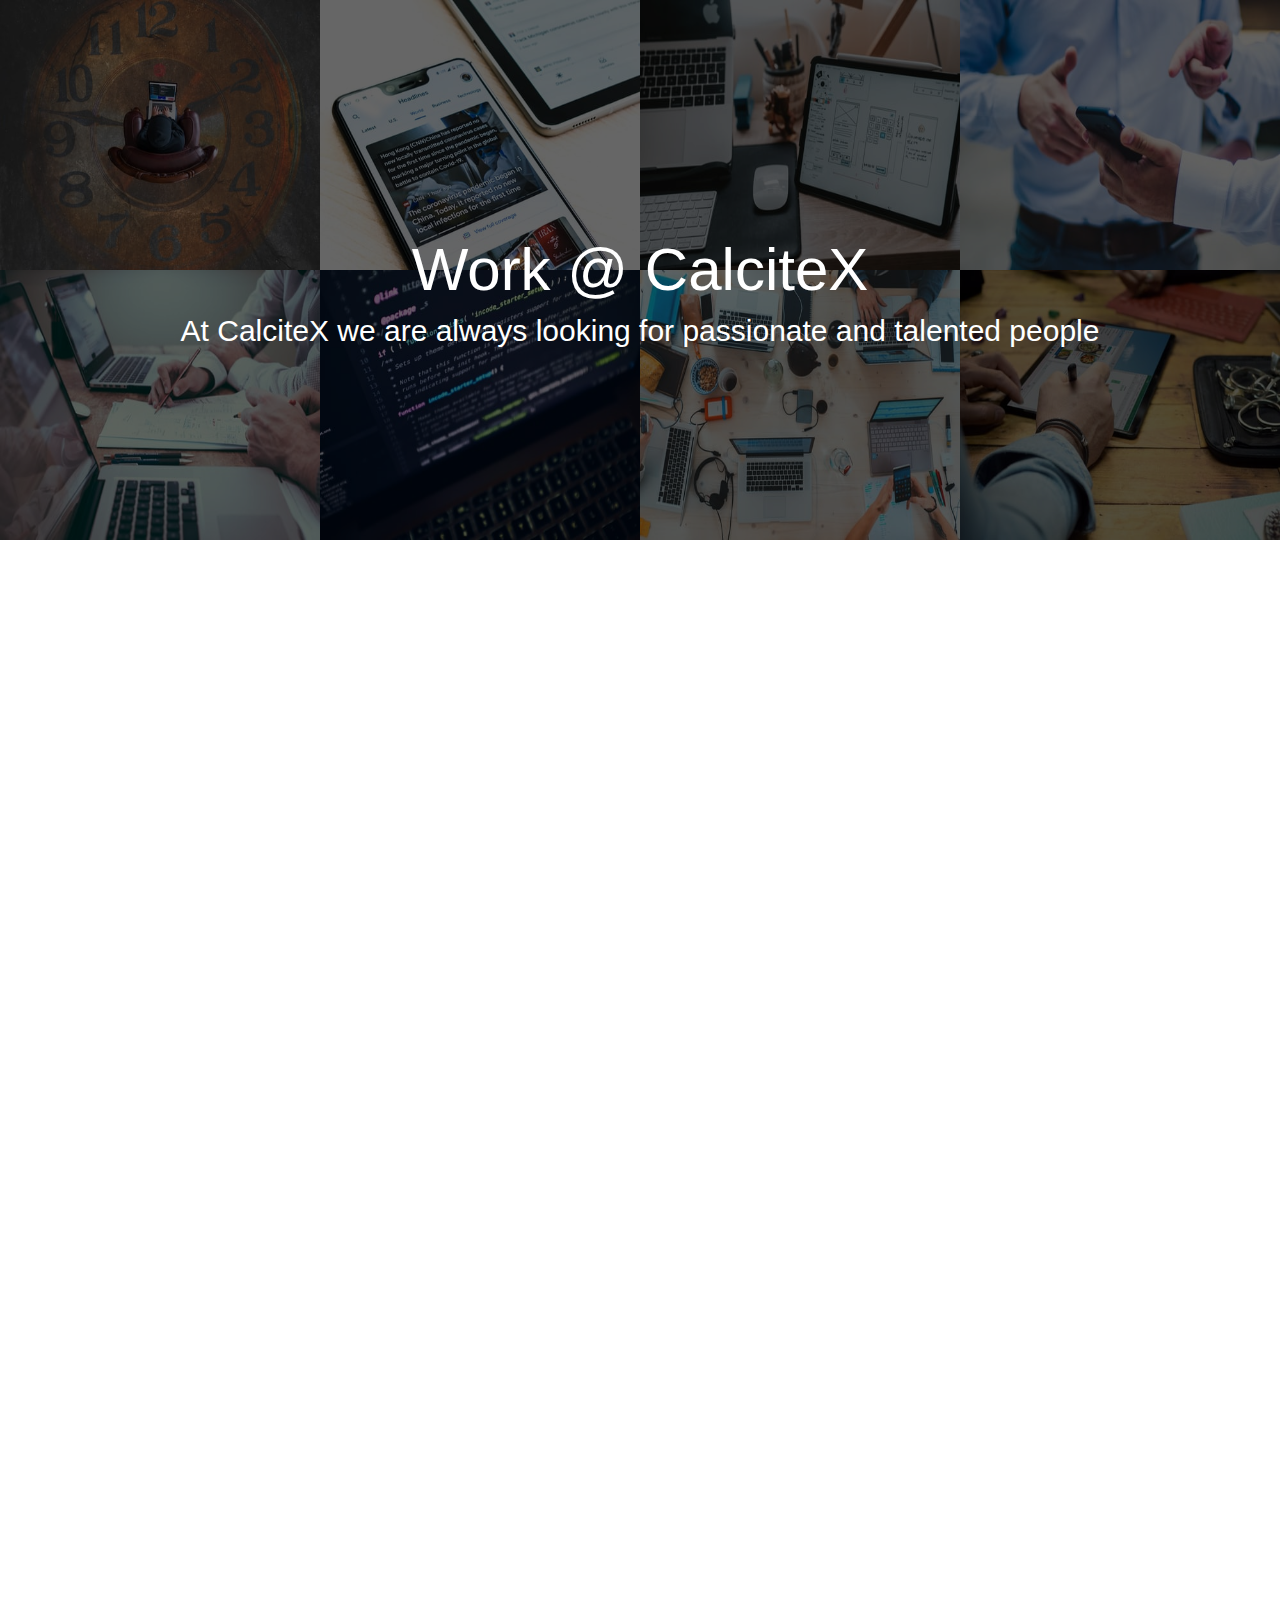
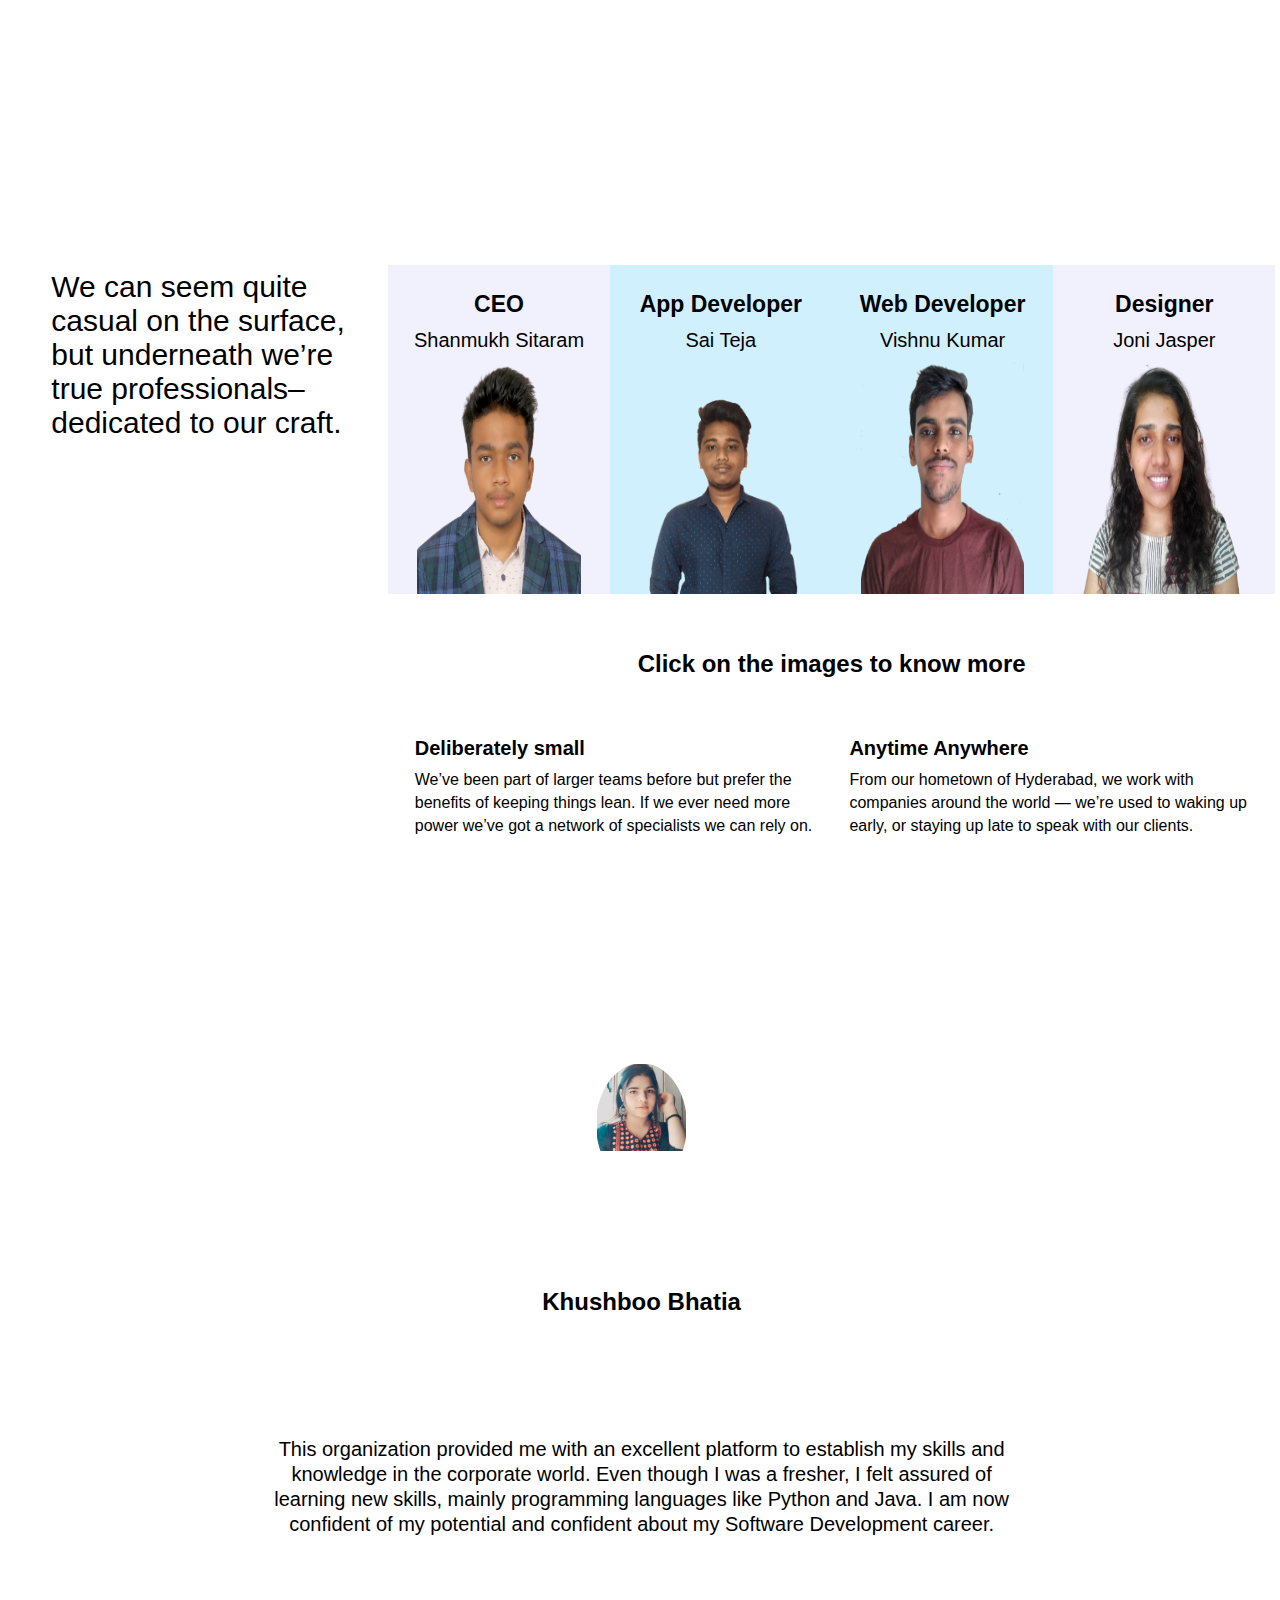
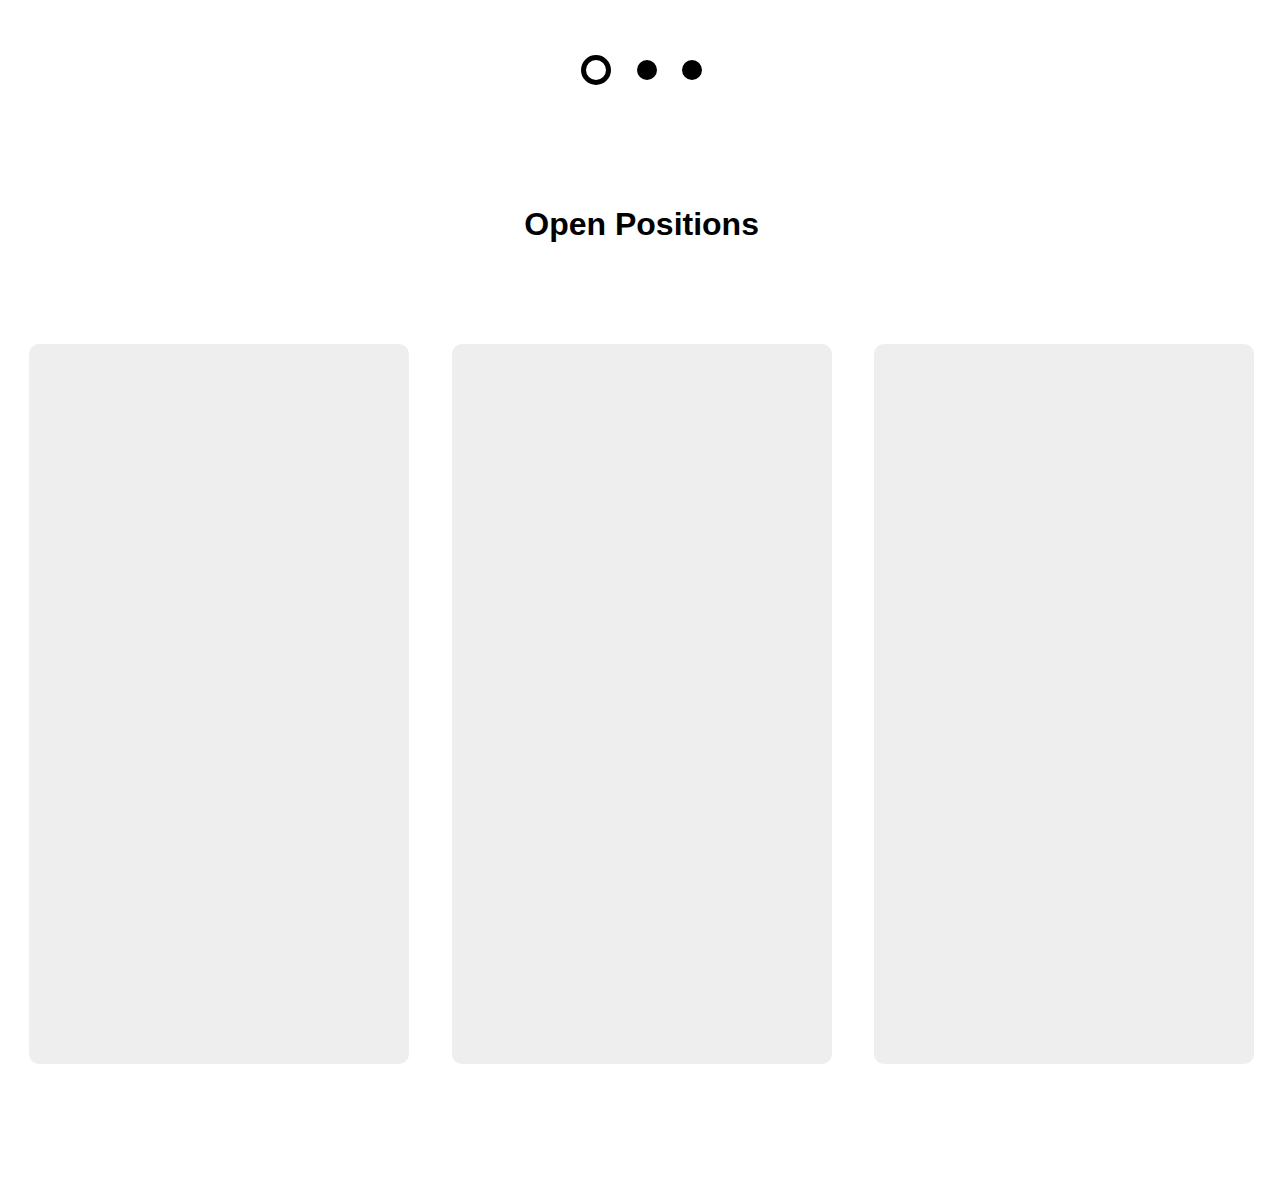
<file: careers.html>
<!doctype html>
<link rel="stylesheet" href="https://cdnjs.cloudflare.com/ajax/libs/font-awesome/4.7.0/css/font-awesome.min.css"/>
<link rel="icon" href="images/logo.png">
<meta name="viewport" content="width=device-width,initial-scale=1.0"/>
<title>Careers | CalciteX</title>
<style>
*{font-family:sans-serif;}
:root{scrollbar-color:#ccc white;}
/*::-webkit-scrollbar{width:5px;background:white;}*/
/*::-webkit-scrollbar-thumb{width:95%;height:10%;background:black;border-radius:10px;}*/
body,html{height:100%;width:99.5%;scroll-behavior:smooth;}
#top{height:60%;width:100%;position:absolute;top:0;left:0;background:black;color:white;display:flex;flex-direction:column;justify-content:center;align-items:center;line-height:5%;color:white;}
#images{display:flex;flex-wrap:wrap;width:100%;height:100%;}
#images img{width:25%;height:50%;opacity:0.4;}
#top p:nth-child(2){font-size:60px;position:absolute;}
#top p:nth-child(3){font-size:30px;position:absolute;margin-top:12%;}

@media only screen and (max-width:900px){
	#top{height:30%;width:100%;}	
	#top p:nth-child(2){font-size:25px;position:absolute;}
	#top p:nth-child(3){font-size:15px;position:absolute;margin-top:28%;line-height:20px;text-align:center;}
}

#test{width:100%;height:80%;overflow:hidden;margin-top:12%;}
#test-slide{width:400%;display:flex;height:80%;}
#test-image{width:7%;height:21%;border:1px solid transparent;border-radius:100%;background-position:top;background-size:100%;100%;background-repeat:no-repeat;}
#test-content{width:25%;height:100%;display:flex;flex-direction:column;justify-content:space-around;align-items:center;}
#test-content p{font-size:20px;width:60%;text-align:center;line-height:25px;}
#test-content i{font-size:80px;}
#test-box{width:100%;height:20%;display:flex;justify-content:center;align-items:center;margin-left:1%;}
.button{cursor:pointer;width:20px;height:20px;background:black;border:2px solid black;border-radius:100%;margin-right:2%;}

@keyframes first{from{margin-left:0%;} to{margin-left:-100%;}}
@keyframes second{from{margin-left:-100%;} to{margin-left:-200%;}}
@keyframes three{from{margin-left:-200%;} to{margin-left:-300%;}}

#perks{width:80%;display:flex;flex-wrap:wrap;justify-content:space-between;height:120%;margin:40% 10% 0% 10%;}
.perks-content{opacity:0;text-align:center;margin-bottom:3%;line-height:25px;width:45%;height:35%;display:flex;flex-direction:column;align-items:center;justify-content:center;}
#perks-content p{color:#444}
.perks-content i{font-size:80px;color:#5064d0}

#bottom{margin:20% 20% 0% 20%;width:60%;height:20%;padding-bottom:15%;}
#bottom-box{width:100%;margin-top:10%;height:100%;display:flex;flex-direction:row;justify-content:space-between;align-items:center;}
#bottom-content{display:flex;flex-direction:column;justify-content:flex-end;height:80%;margin-left:0%;width:30%;margin-bottom:1%;border:2px solid #aaa;border-radius:5px;padding:1% 1% 3% 1%;}

@media only screen and (max-width:1000px){
#perks{margin:60% 5% 0% 5%;height:230%;}
.perks-content{width:100%;height:auto;justify-content:start;}
.perks-content i{font-size:50px;color:#5064d0}
#test{margin-top:0%;}
#test-content p{font-size:18px;width:90%;line-height:auto;}
#test-content i{font-size:20px;}
#test-image{width:21%;height:21%;}
}

@media only screen and (min-width:1500px){
#bottom-content{height:50%;}
#bottom-box{margin-top:5%;}
#test{height:50%;margin-top:10%;}
#perks{height:80%;}
}

.card{width:30%;height:80%;margin-top:5%;border-radius:10px;transition:1s;scrollbar-color:#ccc white;scrollbar-width:none;}
.card-front{border-radius:10px;background:#eee/*linear-gradient(130deg,#00fb 25%,#0f05)*/;display:flex;width:100%;height:100%;flex-direction:column;justify-content:center;align-items:center;}
.card-front p{font-size:30px;color:black;opacity:0;animation:opacityAnim 2s;animation-fill-mode:both;}

.card-back{overflow-y:scroll;border-radius:10px;opacity:1;width:100%;height:100%;border:1px solid #aaa;}
.card-back img{width:100%;height:50%;border-radius:10px 10px 0px 0px;opacity:0;animation:opacityAnim 2s;animation-fill-mode:both;}
#card-content{opacity:0;animation:opacityAnim 2s;animation-fill-mode:both;display:flex;flex-direction:column;justify-content:space-around;width:94%;padding:0% 3% 6% 3%;}
.card-back #card-content p:nth-child(1){font-size:30px;color:black;}
.card-back #card-content p:nth-child(2){margin-top:-5%;font-size:17px;line-height:25px;text-indent:10%;}
.card-back #card-content a{transition:1s;text-decoration:none;}

.card ::-webkit-scrollbar{width:0px;}
.card-back a:hover{margin-left:2%;transition:1s;}
#bottom-cards{height:100%;margin-top:3%;display:flex;justify-content:space-around;flex-wrap:nowrap;}

@keyframes opacityAnim{from{opacity:0;} to{opacity:1;}}
@keyframes widthAnim{from{width:0%;} to{width:95%;}}

.card-back{display:none;}
/*.card:hover{transform:rotateY(180deg);transition:1s;}
.card:hover .card-front{display:none;}
.card:hover .card-back{display:block;transform:rotateY(-180deg);}*/


@media only screen and (max-width:1000px){
.card{width:95%;height:32%;margin-top:3%;}
#bottom-cards{flex-wrap:wrap;height:230%;justify-content:center;padding-bottom:5%;}
}

@media only screen and (min-width:1500px){
.card{height:65%;width:28%;}
#test-image{width:8%;height:35%;}
#bottom-cards{height:90%;}
#card{height:65%;width:25%;}
#card-content{height:43%;}

}


@keyframes zoom{from{transform:scale(0.8);opacity:0;} to{opacity:1;transform:scale(1);}}

#ourTeam{font-family:sans-serif;width:100%;height:100%;display:none;width:100%;height:100%;color:#222244;animation:zoom 1s linear;}
#ourTeam p{margin:0;}
#ourTeam-left{width:50%;display:none;animation:zoom1 1s linear;background:#fff0d1;height:100vh;position:fixed;top:0;flex-direction:column;justify-content:center;align-items:start;}
#ourTeam-left p{padding-left:5%;}
#ourTeam-left p:nth-child(1){margin-top:10%;font-size:40px;}
#ourTeam-left p:nth-child(2){font-size:80px;font-weight:bolder;}
#ourTeam-left img{width:100%;height:65%;margin:5% 0% 0% -5%;}
#ourTeam-right{animation:zoom1 1s linear;display:none;margin-left:50%;height:min-content;width:50%;flex-direction:column;align-items:start;padding:3% 2% 10% 5%;margin-top:0%;}
#ourTeam-right .category{font-weight:bolder;width:max-content;cursor:pointer;margin-top:5%;border-bottom:2px solid #222244;padding:0px 0px 5px 0px;}
#ourTeam-right .blocks{transition:2s;animation:trans 1s linear;}
@keyframes trans{from{opacity:0} to{opacity:1;}}
#ourTeam-right li{list-style-type:square;font-size:20px;font-weight:100;line-height:30px;}
#ourTeam-right #designing{padding:0% 0% 0% 3%;}
#ourTeam-right #innercategory{border-bottom:none;font-size:30px;font-weight:100;margin:5% 0% 0% 0%;}
#ourTeam-right hr{width:100%;border-bottom:1px solid #eee;margin-top:8%;}
#mainBody{width:100%;height:70%;padding-top:5%;margin-top:15%;display:flex;flex-direction:row;}
#mainBody-left{width:30%;display:flex;justify-content:center;}
#mainBody-left p{font-size:30px;font-weight:100;white-space:pre;}
#image-cards{cursor:pointer;display:flex;width:70%;height:100%;flex-direction:column;align-items:center;justify-content:space-between;}
#image-cards-images{flex-wrap:nowrap;width:100%;height:60%;display:flex;justify-content:space-between;align-items:center;}
#image-cards-container{width:100%;height:35%;display:flex;flex-direction:column;justify-content:space-between;align-items:center;}
#image-cards-container #image-text{margin-top:3%;display:flex;justify-content:center;flex-wrap:nowrap;}
#image-cards-text{width:45%;height:60%;padding:2%;display:flex;flex-direction:column;}
#image-cards-text b{margin:0;line-height:30px;font-size:20px;}
#image-cards-text p{margin-top:5px;line-height:23px;font-size:16px;}
#image-container{display:flex;padding:3% 1% 0% 1%;overflow:hidden;flex-direction:column;width:23%;height:80%;justify-content:space-between;align-items:center;}
#image-container:hover #profile{transform:translateY(-5%);transition:0.3s;}
#image-container img{width:80%;height:80%;margin-bottom:-5%;}
#image-container p{font-size:20px;margin:0;text-align:center;}
#image-container p:nth-child(1){font-weight:bolder;font-size:23px;}
#image-container div{height:20%;display:flex;flex-direction:column;justify-content:space-between;}
@keyframes zoom1{from{opacity:0;} to{opacity:1;}}
@keyframes anim{from{transform:scale(1);opacity:1;} to{transform:scale(0);opacity:0;display:none;}}
#Body{width:100%;height:100%;}

@media only screen and (max-width:1000px){
#mainBody{width:100%;height:280%;padding-top:0%;margin-top:0%;display:flex;flex-direction:column;}
#mainBody-left{width:100%;text-align:center;}
#mainBody-left p{font-size:20px;font-weight:100;white-space:normal;}
#image-cards{width:98%;justify-content:start;}
#image-container{width:90%;height:23%;border-radius:10px;margin-top:5%;}
#image-container div{height:auto;width:100%;}
#image-cards-images{flex-wrap:wrap;justify-content:space-around;height:80%;}
#image-cards-container{height:auto;text-align:center;margin-top:8%;}
#image-cards-container #image-text{margin-top:0%;text-align:center;flex-wrap:wrap;}
#image-cards-text{width:100%;height:auto;}
}

@media only screen and (min-width:1500px){
#image-cards{height:90%;}
#image-container div{height:15%;}
#image-cards-text{width:35%;}
}
</style>

<body onscroll="scrollFunction()">
<div id="Body">
	<div id="top">
		<div id="images">
			<img src="images/work_time.jpeg">
			<img src="images/work_app.jpeg">
			<img src="images/work_design.jpeg">
			<img src="images/work_support.jpeg">
			<img src="images/work.jpeg">
			<img src="images/work1.jpeg">
			<img src="images/work2.jpeg">
			<img src="images/work3.jpeg">
		</div>
	<p>Work @ CalciteX</p>
	<p>At CalciteX we are always looking for passionate and talented people</p>
	</div>

	<div id="perks">

		<div class="perks-content">
			<i class="fa fa-wrench"></i>
			<h2>Build what you want to build</h2>
			<p>We encourage you to build what you want to build, with technologies you love. We work on a lot of tools and projects. You can join one that you find interesting or start something new of your own.</p>
		</div>

		<div class="perks-content">
			<i class="fa fa-briefcase"></i>
			<h2>Salary Benefits</h2>
			<p>We’re a revenue positive, a bootstrapped startup that pays above market rates, and higher salary hikes than most of the other companies.</p>
		</div>

		<div class="perks-content">
			<i class="fa fa-heart"></i>
			<h2>Flexible Vacation Policy</h2>
			<p>We believe in a flexible vacation policy. The idea: You’re free to take as much time off as you choose, as long as you get your job done – in time. It’s a focus on producing great results, rather than just putting in the hours.</p>
		</div>

		<div class="perks-content">
			<i class="fa fa-headphones"></i>
			<h2>A Relaxed, Tension Free Environment</h2>
			<p>We are a bunch of fun loving people who don’t like to be bossed around. Work from anywhere and whenever you want, as long as you get your job done. We value what you do, rather than when and where you do it.</p>
		</div>

		<div class="perks-content">
			<i class="fa fa-handshake-o"></i>
			<h2>Work On Bleeding Edge Tech</h2>
			<p>We are obsessed with Technology. We use bleeding edge tools to get stuff done and contribute to Open Source Projects. You get to learn, work and play around with the latest technologies that we use.</p>
		</div>

		<div class="perks-content">
			<i class="fa fa-home"></i>
			<h2>Good work-life balance</h2>
			<p>Your personal growth is vital to us, and we’ll give you everything you need to make it happen.</p>
		</div>

	</div>



	<div id="mainBody">
		<div id="mainBody-left">
<p>We can seem quite
casual on the surface,
but underneath we’re
<b>true professionals</b>–
dedicated to our craft.
</p>
		</div>
		<div id="image-cards">
			<div id="image-cards-images">
				<div onclick="Profile(0)" style="background:#f1f0fd;" id="image-container">
					<div>
						<p>CEO</p>
						<p>Shanmukh Sitaram</p>
					</div>
				<img id="profile" src="profiles/shanmukh.png"/>
				</div>
				<div onclick="Profile(1)" style="background:#d1f0fd;" id="image-container">
					<div>
						<p>App Developer</p>
						<p>Sai Teja</p>
					</div>
				<img id="profile" style="width:100%;" src="profiles/sai.png">
				</div>
				<div onclick="Profile(2)" style="background-color:#d1f0fd;" id="image-container">
					<div>
						<p>Web Developer</p>
						<p>Vishnu Kumar</p>
					</div>
				<img id="profile" src="profiles/vishnu.png"/>
				</div>
				<div onclick="Profile(3)" style="background-color:#f1f0fd;" id="image-container">
					<div>
						<p>Designer</p>
						<p>Joni Jasper</p>
					</div>
				<img id="profile" src="profiles/jasper.png"/>
				</div>
			</div>
			<div id="image-cards-container">
				<h2 style="margin:0;">Click on the images to know more</h2>
				<div id="image-text">
					<div id="image-cards-text">
						<b>Deliberately small</b>
						<p>We’ve been part of larger teams before but prefer the benefits of keeping things lean. If we ever need more power we’ve got a network of specialists we can rely on.</p>
					</div>
					<div id="image-cards-text">
						<b>Anytime Anywhere</b>
						<p>From our hometown of Hyderabad, we work with companies around the world — we’re used to waking up early, or staying up late to speak with our clients.</p>
					</div>
				</div>
			</div>
		</div>
	</div>


	<div id="test">

		<div id="test-slide">

			<div id="test-content">
				<!--<i class="fa fa-user-circle-o"></i>-->
				<div style="background-image:url('testimonials/test1.jpeg')" id="test-image"></div>
				<h2>Khushboo Bhatia</h2>
				<p>This organization provided me with an excellent platform to establish my skills and knowledge in the corporate world. Even though I was a fresher, I felt assured of learning new skills, mainly programming languages like Python and Java. I am now confident of my potential and confident about my Software Development career.</p>
			</div>

			<div id="test-content">
				<!--<i class="fa fa-user-circle-o"></i>-->
				<div style="background-image:url('testimonials/test2.jpeg')" id="test-image"></div>
				<h2>Shivani Sharma</h2>
				<p>I have gained strong technical skills and applied them to real-world projects. With proper guidance, I have personally developed Applications for E-Commerce and linked them with Payment Gateways.  Since being in the Last year of my undergraduate degree, I feel confident after leading and developing a Major Project.</p>
			</div>

			<div id="test-content">
				<!--<i class="fa fa-user-circle-o"></i>-->
				<div style="background-image:url('testimonials/test3.jpeg')" id="test-image"></div>
				<h2>Sai Rohith Reddy</h2>
				<p>The Interview process was smooth after I Enchnaced my Web / App development skills. I was able to apply the skills I learned at my University; I was able to execute multiple projects in Python and C++; designed various Algorithms for Game development. My passion lies in Game development, and I plan to continue sharpening the skills I have acquired in this term.</p>
			</div>

			<div id="test-content">
				<!--<i class="fa fa-user-circle-o"></i>-->
				<div style="background-image:url('testimonials/test1.jpeg')" id="test-image"></div>
				<h2>Khushboo Bhatia</h2>
				<p>This organization provided me with an excellent platform to establish my skills and knowledge in the corporate world. Even though I was a fresher, I felt assured of learning new skills, mainly programming languages like Python and Java. I am now confident of my potential and confident about my Software Development career.</p>
			</div>

		</div>

		<div id="test-box">
			<button style="border:5px solid black;width:30px;height:30px;background:white;" class="button" onclick="buttonfun(0)"></button>
			<button class="button" onclick="buttonfun(1)"></button>
			<button class="button" onclick="buttonfun(2)"></button>
		</div>

	</div>

<!--<div id="bottom">

<h2>Open Positions</h2>

<div id="bottom-box">
<div id="bottom-content">
<h2>Software Development</h2>
<a href="https://forms.gle/4pSkmkoYtma6WJnm6">Submit Details</a>
</div>

<div id="bottom-content">
<h2>Sales</h2>
<a href="https://forms.gle/nTjocdbKgomHH4SA7">Submit Details</a>
</div>

<div id="bottom-content">
<h2>Human Resources</h2>
<a href="https://forms.gle/YVyuKJspe92vTRQk7">Submit Details</a>
</div>
</div>

</div>-->

<h1 style="text-align:center;margin-top:5%;">Open Positions</h1>
	<div id="bottom-cards">

		<div class="card">
			<div class="card-front">
				<div id="text-front">
				<p>Software Development</p>
				</div>
			</div>
			<div class="card-back">
				<img src="images/software.jpg"/>
				<div id="card-content">
					<p>Software Development</p>
					<p>We at CalciteX encourage you to build what you want to develop, with technologies you love. We work on a lot of tools and projects. We are a platform where you can level up your Coding game!</p>
					<a href="https://forms.gle/4pSkmkoYtma6WJnm6">click here to apply >></a>
				</div>
			</div>
		</div>

		<div class="card">
			<div class="card-front">
				<div id="text-front">
				<p>Business Development</p>
				</div>
			</div>
			<div class="card-back">
				<img src="images/business.jpg"/>
				<div id="card-content">
					<p>Business Development</p>
					<p>Hone your skills in pursuing strategic opportunities. Cultivate valuable partnerships and professional relationships with our clients. Provide value to newly identified markets.</p>
					<a href="https://forms.gle/nTjocdbKgomHH4SA7">click here to apply >></a>
				</div>
			</div>
		</div>

		<div class="card">
			<div class="card-front">
				<div id="text-front">
				<p>Human Resources</p>
				</div>
			</div>
			<div class="card-back">
				<img src="images/resources.png"/>
				<div id="card-content">
					<p>Human Resources</p>
					<p>Source, Hire and Engage with Newly recruited Interns / Experienced Professionals. Find out the training they need, make them used to the working environment and Increase the productivity by assigning the right person the right task.</p>
					<a href="https://forms.gle/YVyuKJspe92vTRQk7">click here to apply >></a>
				</div>
			</div>
		</div>

	</div>


</div>


</body>


<script>

document.oncontextmenu=context;

function context(){
return true;
}

function scrollFunction(){
var perk=document.getElementsByClassName("perks-content");
var perks=document.getElementById("perks");
var ele=document.documentElement;
var cards=document.getElementById("bottom-cards");

if(perks.offsetTop-ele.scrollTop<350){
	for(i=0;i<perk.length;i++){
		perk[i].style.animationName="zoom";
		perk[i].style.animationDuration="1.5s";
		perk[i].style.animationTimingFunciton="linear";
		perk[i].style.animationFillMode="both";
		perk[i].style.animationDelay=i/6+"s";
	}
}

if(cards.offsetTop-ele.scrollTop<300 & window.innerWidth>1500){
	window.setTimeout(cardsFun,0);
}

if(cards.offsetTop-ele.scrollTop<200 & window.innerWidth<1500){
	window.setTimeout(cardsFun,0);
}

}

function cardsFun(){
var ele=document.documentElement;
var cards=document.getElementById("bottom-cards");
var card=document.getElementsByClassName("card");
var cardFront=document.getElementsByClassName("card-front");
var cardBack=document.getElementsByClassName("card-back");
	for(i=0;i<card.length;i++){
		card[i].style.transform="rotateY(180deg)";
		card[i].style.transition="1s";
		card[i].style.transitionDelay=i/3+"s";
		cardFront[i].style.display="none";
		cardBack[i].style.display="block";
		cardBack[i].style.transform="rotateY(-180deg)";
		cardBack[i].style.transition="1s";
	}
}

var interval=window.setInterval(testi,5000);
var index=-1;
var test=document.getElementById("test-slide");

function testi(){
index++;
index=index%3;
button_style((index+1)%3);
if(index==0) test.style.animationName="first";
if(index==1) test.style.animationName="second";
if(index==2) test.style.animationName="three";
test.style.animationDuration="1s";
test.style.animationFillMode="both";
}

function buttonfun(button_index){
clearInterval(interval);
if(button_index==0) test.style.animationName="three";
if(button_index==1) test.style.animationName="first";
if(button_index==2) test.style.animationName="second";
test.style.animationDuration="1s";
test.style.animationFillMode="both";
button_style(button_index);
index=button_index-1;
interval=window.setInterval(testi,5000);
}

function button_style(button_index){

var ar=document.getElementsByClassName("button");
for(i=0;i<ar.length;i++){
	ar[i].style.border="2px";
	ar[i].style.background="black";
	ar[i].style.width="20px";
	ar[i].style.height="20px";
}

ar[button_index].style.border="5px solid black";
ar[button_index].style.background="white";
ar[button_index].style.width="30px";
ar[button_index].style.height="30px";

}

var profiles_list=["/profiles/shanmukh.html","/profiles/sai.html","/profiles/vishnu.html","/profiles/joni_jasper.html"];

function Profile(index){
document.getElementById("Body").style.animation="anim 1s linear";
window.setTimeout(()=>ProfileDisplay(index),800);
}



function ProfileDisplay(index){
address=window.location.pathname;
address=address.slice(0,address.lastIndexOf('/'));
window.location.pathname=address+profiles_list[index];
}

window.onload=loadFunction;
function loadFunction(){
/*if(window.innerWidth<800){document.getElementById("Body").style.display="none";}*/
document.documentElement.scrollTop=0;
}

</script>
</file>
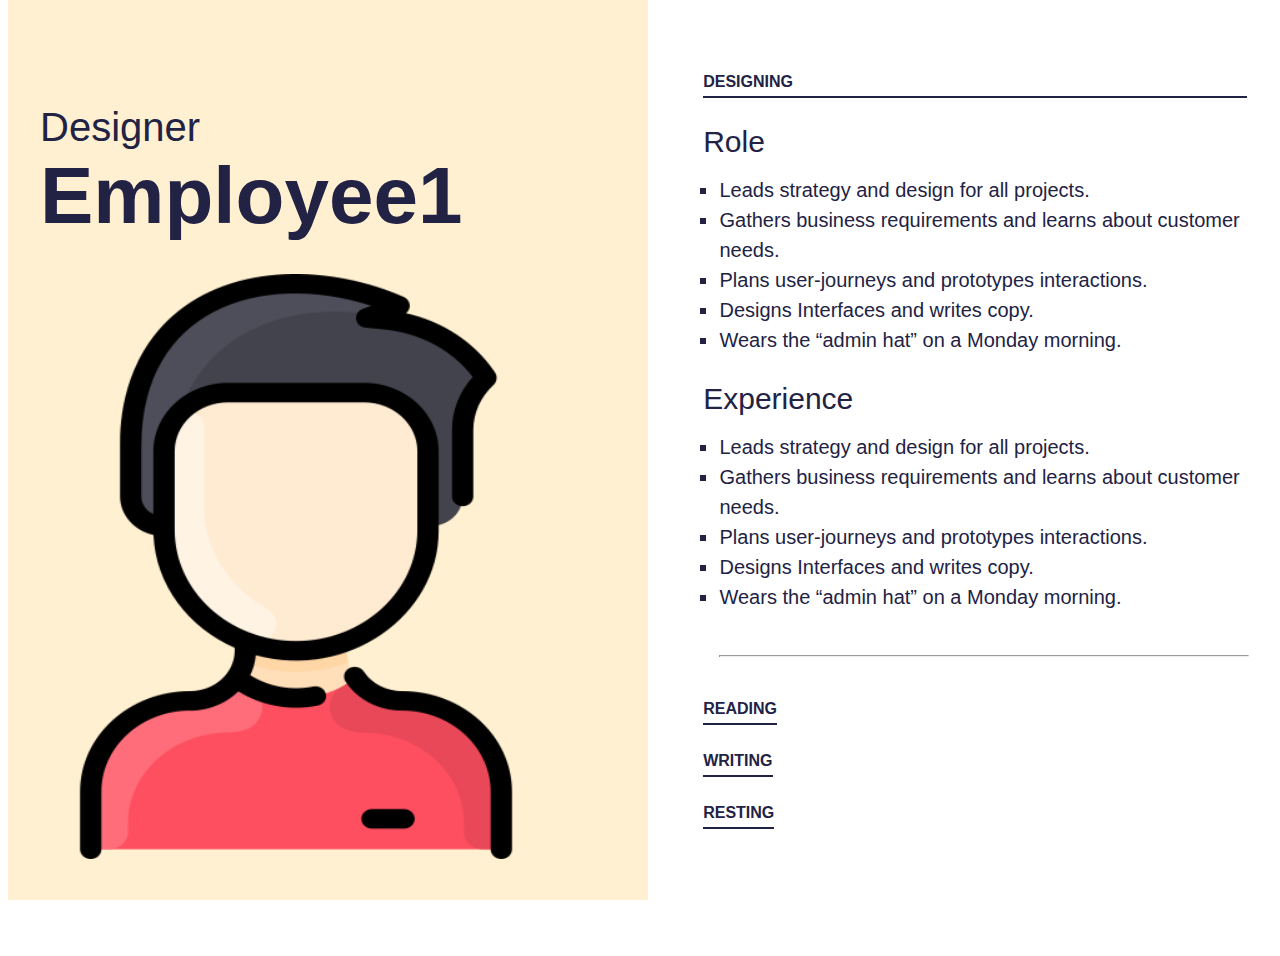
<file: profiles/card1.html>
<!doctype html>
<title>Employee1</title>
<style>
body,html{scroll-behavior:smooth;height:100%;}
#ourTeam{font-family:sans-serif;width:100%;height:100%;display:flex;width:100%;height:100%;color:#222244;}
#ourTeam p{margin:0;}
#ourTeam-left{width:50%;display:flex;background:#fff0d1;height:100vh;position:fixed;top:0;display:flex;flex-direction:column;justify-content:center;align-items:start;}
#ourTeam-left p{padding-left:5%;animation:zoom 1s linear;}
#ourTeam-left p:nth-child(1){margin-top:10%;font-size:40px;}
#ourTeam-left p:nth-child(2){font-size:80px;font-weight:bolder;}
#ourTeam-left img{width:100%;height:65%;margin:5% 0% 0% -5%;}
#ourTeam-right{margin-left:50%;animation:content_anim 1s linear;height:min-content;width:50%;display:flex;flex-direction:column;align-items:start;padding:3% 2% 10% 5%;margin-top:0%;}
#ourTeam-right .category{font-weight:bolder;width:max-content;cursor:pointer;margin-top:5%;border-bottom:2px solid #222244;padding:0px 0px 5px 0px;}
#ourTeam-right .blocks{transition:2s;animation:trans 1s linear;}
@keyframes trans{from{opacity:0} to{opacity:1;}}
#ourTeam-right li{list-style-type:square;font-size:20px;font-weight:100;line-height:30px;}
#ourTeam-right #designing{padding:0% 0% 0% 3%;}
#ourTeam-right #innercategory{border-bottom:none;font-size:30px;font-weight:100;margin:5% 0% 0% 0%;}
#ourTeam-right hr{width:100%;border-bottom:1px solid #eee;margin-top:8%;}
#mainBody{width:100%;height:100%;background:#aaa;display:flex;flex-direction:row-reverse;}
#image-cards{cursor:pointer;display:flex;justify-content:space-around;width:50%;height:40%;align-items:center;}
#image-container{display:flex;flex-direction:column;width:33%;height:90%;justify-content:space-between;align-items:center;}
#image-container:hover #profile{transform:translateY(-5%);}
#image-container img{width:100%;height:70%;}
#image-container p{font-size:20px;margin:0;}
#image-container div{height:15%;}
@keyframes zoom{from{opacity:0;transform:scale(0.5);} to{opacity:1;transform:scale(1);}}
@keyframes content_anim{from{margin-left:100%;opacity:0;} to{margin-left:50%;opacity:1;}}
@keyframes anim{from{width:100%;opacity:1;} to{width:0%;opacity:0;display:none;}}
</style>
<body>


<div id="ourTeam">

<div id="ourTeam-left">
<p>Designer</p>
<p>Employee1</p>
<img id="profile" src="a.png"/>
</div>

<div id="ourTeam-right">

<p class="category" onclick="widthfun(0)" >DESIGNING</p>
<div class="blocks">
<p id="innercategory">Role</p>
<ul id="designing">
<li>Leads strategy and design for all projects.</li>
<li>Gathers business requirements and learns about customer needs.</li>
<li>Plans user-journeys and prototypes interactions.</li>
<li>Designs Interfaces and writes copy.</li>
<li>Wears the “admin hat” on a Monday morning.</li>
</ul>
<p id="innercategory">Experience</p>
<ul id="designing">
<li>Leads strategy and design for all projects.</li>
<li>Gathers business requirements and learns about customer needs.</li>
<li>Plans user-journeys and prototypes interactions.</li>
<li>Designs Interfaces and writes copy.</li>
<li>Wears the “admin hat” on a Monday morning.</li>
<hr/>
</ul>
</div>


<p class="category" onclick="widthfun(1)">READING</p>
<div class="blocks">
<p id="innercategory">Role</p>
<ul id="designing">
<li>Leads strategy and design for all projects.</li>
<li>Gathers business requirements and learns about customer needs.</li>
<li>Plans user-journeys and prototypes interactions.</li>
<li>Designs Interfaces and writes copy.</li>
<li>Wears the “admin hat” on a Monday morning.</li>
</ul>
<p id="innercategory">Experience</p>
<ul id="designing">
<li>Leads strategy and design for all projects.</li>
<li>Gathers business requirements and learns about customer needs.</li>
<li>Plans user-journeys and prototypes interactions.</li>
<li>Designs Interfaces and writes copy.</li>
<li>Wears the “admin hat” on a Monday morning.</li>
<hr/>
</ul>
</div>



<p class="category" onclick="widthfun(2)">WRITING</p>
<div class="blocks">
<p id="innercategory">Role</p>
<ul id="designing">
<li>Leads strategy and design for all projects.</li>
<li>Gathers business requirements and learns about customer needs.</li>
<li>Plans user-journeys and prototypes interactions.</li>
<li>Designs Interfaces and writes copy.</li>
<li>Wears the “admin hat” on a Monday morning.</li>
</ul>
<p id="innercategory">Experience</p>
<ul id="designing">
<li>Leads strategy and design for all projects.</li>
<li>Gathers business requirements and learns about customer needs.</li>
<li>Plans user-journeys and prototypes interactions.</li>
<li>Designs Interfaces and writes copy.</li>
<li>Wears the “admin hat” on a Monday morning.</li>
<hr/>
</ul>
</div>



<p class="category" onclick="widthfun(3)">RESTING</p>
<div class="blocks">
<p id="innercategory">Role</p>
<ul id="designing">
<li>Leads strategy and design for all projects.</li>
<li>Gathers business requirements and learns about customer needs.</li>
<li>Plans user-journeys and prototypes interactions.</li>
<li>Designs Interfaces and writes copy.</li>
<li>Wears the “admin hat” on a Monday morning.</li>
</ul>
<p id="innercategory">Experience</p>
<ul id="designing">
<li>Leads strategy and design for all projects.</li>
<li>Gathers business requirements and learns about customer needs.</li>
<li>Plans user-journeys and prototypes interactions.</li>
<li>Designs Interfaces and writes copy.</li>
<li>Wears the “admin hat” on a Monday morning.</li>
<hr/>
</ul>
</div>


</div>
</div>
</body>


<script>
document.oncontextmenu=context;

function context(){
return false;
}

window.onload=widthfun(0);

function widthfun(index){
var elements=document.getElementsByClassName("category");
var blocks=document.getElementsByClassName("blocks");
for(i=0;i<elements.length;i++){
	if(i==index){elements[i].style.width="100%";blocks[i].style.display="block";}
	else{elements[i].style.width="max-content";blocks[i].style.display="none";}
}
var heighttop=elements[index].offsetTop;
document.documentElement.scrollTop=heighttop+"px";
}


</script>
</file>
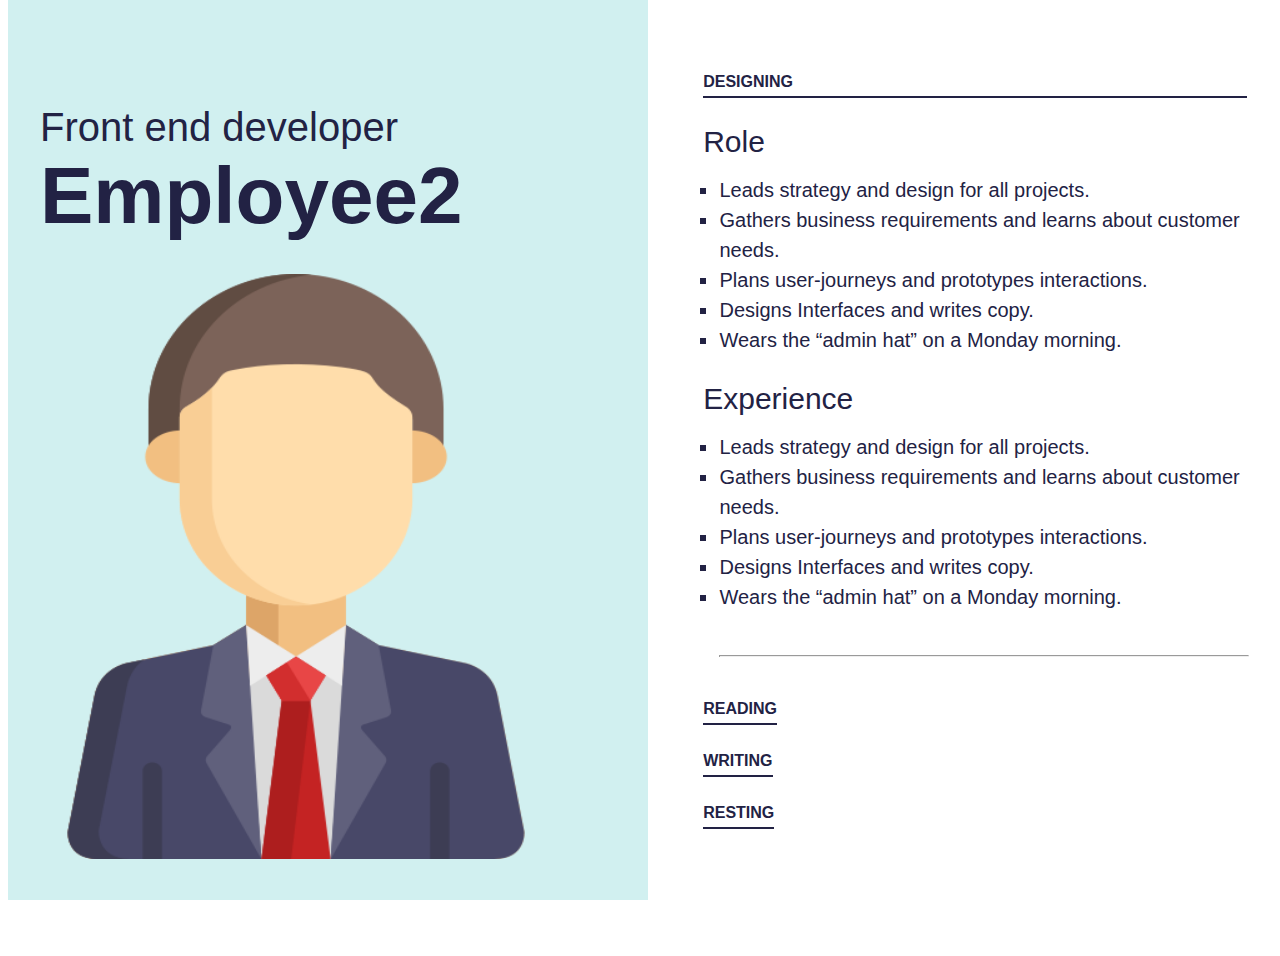
<file: profiles/card2.html>
<!doctype html>
<title>Employee2</title>
<style>
body,html{scroll-behavior:smooth;height:100%;}
#ourTeam{font-family:sans-serif;width:100%;height:100%;display:flex;width:100%;height:100%;color:#222244;}
#ourTeam p{margin:0;}
#ourTeam-left{width:50%;display:flex;background:#d1f0f0;height:100vh;position:fixed;top:0;display:flex;flex-direction:column;justify-content:center;align-items:start;}
#ourTeam-left p{padding-left:5%;animation:zoom 1s linear;}
#ourTeam-left p:nth-child(1){margin-top:10%;font-size:40px;}
#ourTeam-left p:nth-child(2){font-size:80px;font-weight:bolder;}
#ourTeam-left img{width:100%;height:65%;margin:5% 0% 0% -5%;}
#ourTeam-right{margin-left:50%;animation:content_anim 1s linear;height:min-content;width:50%;display:flex;flex-direction:column;align-items:start;padding:3% 2% 10% 5%;margin-top:0%;}
#ourTeam-right .category{font-weight:bolder;width:max-content;cursor:pointer;margin-top:5%;border-bottom:2px solid #222244;padding:0px 0px 5px 0px;}
#ourTeam-right .blocks{transition:2s;animation:trans 1s linear;}
@keyframes trans{from{opacity:0} to{opacity:1;}}
#ourTeam-right li{list-style-type:square;font-size:20px;font-weight:100;line-height:30px;}
#ourTeam-right #designing{padding:0% 0% 0% 3%;}
#ourTeam-right #innercategory{border-bottom:none;font-size:30px;font-weight:100;margin:5% 0% 0% 0%;}
#ourTeam-right hr{width:100%;border-bottom:1px solid #eee;margin-top:8%;}
#mainBody{width:100%;height:100%;background:#aaa;display:flex;flex-direction:row-reverse;}
#image-cards{cursor:pointer;display:flex;justify-content:space-around;width:50%;height:40%;align-items:center;}
#image-container{display:flex;flex-direction:column;width:33%;height:90%;justify-content:space-between;align-items:center;}
#image-container:hover #profile{transform:translateY(-5%);}
#image-container img{width:100%;height:70%;}
#image-container p{font-size:20px;margin:0;}
#image-container div{height:15%;}
@keyframes zoom{from{opacity:0;transform:scale(0.5);} to{opacity:1;transform:scale(1);}}
@keyframes content_anim{from{margin-left:100%;opacity:0;} to{margin-left:50%;opacity:1;}}
@keyframes anim{from{width:100%;opacity:1;} to{width:0%;opacity:0;display:none;}}
</style>
<body>


<div id="ourTeam">

<div id="ourTeam-left">
<p>Front end developer</p>
<p>Employee2</p>
<img id="profile" src="b.png"/>
</div>

<div id="ourTeam-right">

<p class="category" onclick="widthfun(0)" >DESIGNING</p>
<div class="blocks">
<p id="innercategory">Role</p>
<ul id="designing">
<li>Leads strategy and design for all projects.</li>
<li>Gathers business requirements and learns about customer needs.</li>
<li>Plans user-journeys and prototypes interactions.</li>
<li>Designs Interfaces and writes copy.</li>
<li>Wears the “admin hat” on a Monday morning.</li>
</ul>
<p id="innercategory">Experience</p>
<ul id="designing">
<li>Leads strategy and design for all projects.</li>
<li>Gathers business requirements and learns about customer needs.</li>
<li>Plans user-journeys and prototypes interactions.</li>
<li>Designs Interfaces and writes copy.</li>
<li>Wears the “admin hat” on a Monday morning.</li>
<hr/>
</ul>
</div>


<p class="category" onclick="widthfun(1)">READING</p>
<div class="blocks">
<p id="innercategory">Role</p>
<ul id="designing">
<li>Leads strategy and design for all projects.</li>
<li>Gathers business requirements and learns about customer needs.</li>
<li>Plans user-journeys and prototypes interactions.</li>
<li>Designs Interfaces and writes copy.</li>
<li>Wears the “admin hat” on a Monday morning.</li>
</ul>
<p id="innercategory">Experience</p>
<ul id="designing">
<li>Leads strategy and design for all projects.</li>
<li>Gathers business requirements and learns about customer needs.</li>
<li>Plans user-journeys and prototypes interactions.</li>
<li>Designs Interfaces and writes copy.</li>
<li>Wears the “admin hat” on a Monday morning.</li>
<hr/>
</ul>
</div>



<p class="category" onclick="widthfun(2)">WRITING</p>
<div class="blocks">
<p id="innercategory">Role</p>
<ul id="designing">
<li>Leads strategy and design for all projects.</li>
<li>Gathers business requirements and learns about customer needs.</li>
<li>Plans user-journeys and prototypes interactions.</li>
<li>Designs Interfaces and writes copy.</li>
<li>Wears the “admin hat” on a Monday morning.</li>
</ul>
<p id="innercategory">Experience</p>
<ul id="designing">
<li>Leads strategy and design for all projects.</li>
<li>Gathers business requirements and learns about customer needs.</li>
<li>Plans user-journeys and prototypes interactions.</li>
<li>Designs Interfaces and writes copy.</li>
<li>Wears the “admin hat” on a Monday morning.</li>
<hr/>
</ul>
</div>



<p class="category" onclick="widthfun(3)">RESTING</p>
<div class="blocks">
<p id="innercategory">Role</p>
<ul id="designing">
<li>Leads strategy and design for all projects.</li>
<li>Gathers business requirements and learns about customer needs.</li>
<li>Plans user-journeys and prototypes interactions.</li>
<li>Designs Interfaces and writes copy.</li>
<li>Wears the “admin hat” on a Monday morning.</li>
</ul>
<p id="innercategory">Experience</p>
<ul id="designing">
<li>Leads strategy and design for all projects.</li>
<li>Gathers business requirements and learns about customer needs.</li>
<li>Plans user-journeys and prototypes interactions.</li>
<li>Designs Interfaces and writes copy.</li>
<li>Wears the “admin hat” on a Monday morning.</li>
<hr/>
</ul>
</div>


</div>
</div>
</body>


<script>
document.oncontextmenu=context;

function context(){
return false;
}

window.onload=widthfun(0);

function widthfun(index){
var elements=document.getElementsByClassName("category");
var blocks=document.getElementsByClassName("blocks");
for(i=0;i<elements.length;i++){
	if(i==index){elements[i].style.width="100%";blocks[i].style.display="block";}
	else{elements[i].style.width="max-content";blocks[i].style.display="none";}
}
var heighttop=elements[index].offsetTop;
document.documentElement.scrollTop=heighttop+"px";
}


</script>
</file>
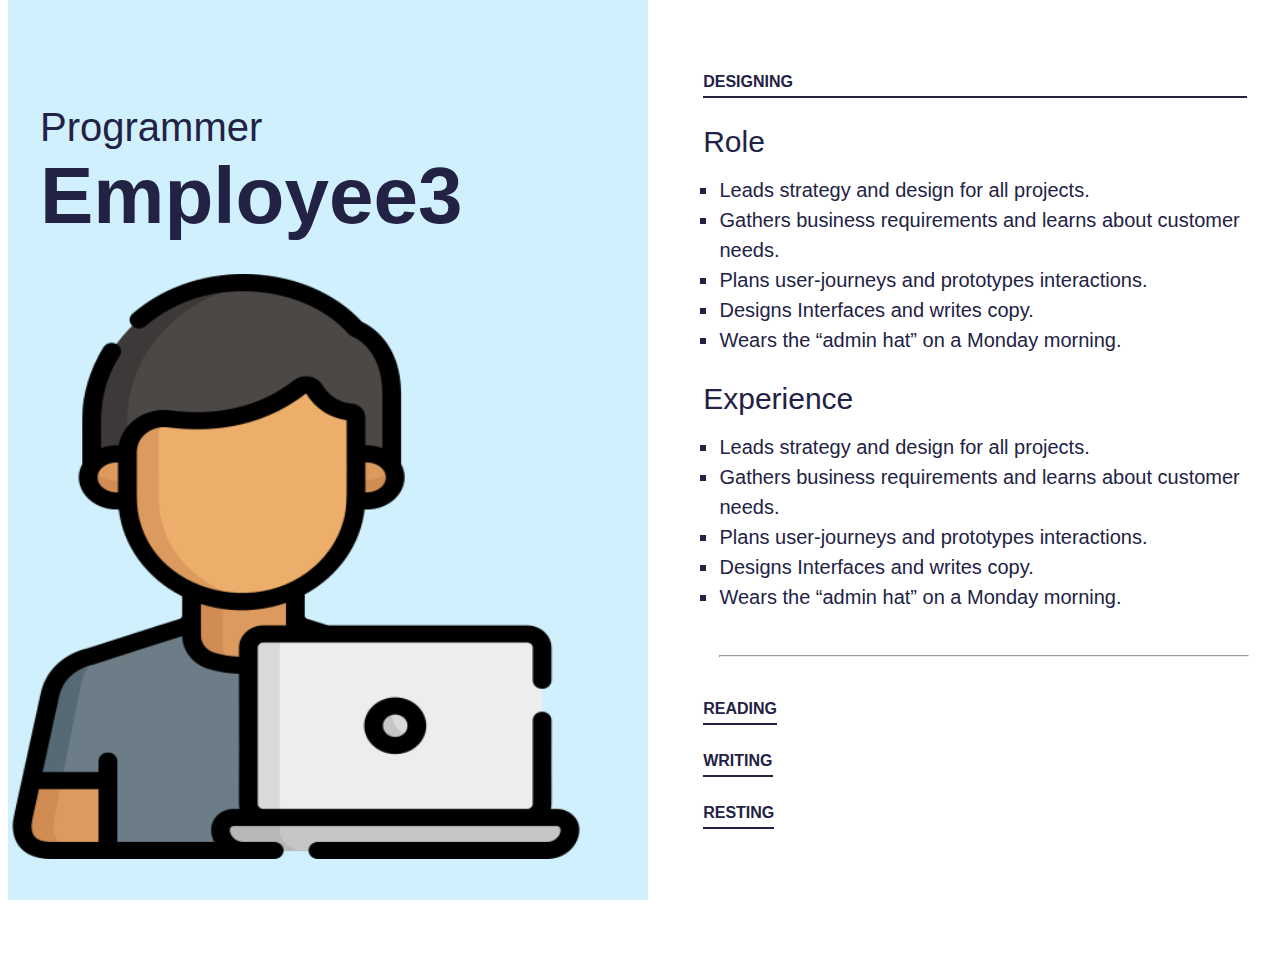
<file: profiles/card3.html>
<!doctype html>
<title>Employee3</title>
<style>
body,html{scroll-behavior:smooth;height:100%;}
#ourTeam{font-family:sans-serif;width:100%;height:100%;display:flex;width:100%;height:100%;color:#222244;}
#ourTeam p{margin:0;}
#ourTeam-left{width:50%;display:flex;background:#d1f0fd;height:100vh;position:fixed;top:0;display:flex;flex-direction:column;justify-content:center;align-items:start;}
#ourTeam-left p{padding-left:5%;animation:zoom 1s linear;}
#ourTeam-left p:nth-child(1){margin-top:10%;font-size:40px;}
#ourTeam-left p:nth-child(2){font-size:80px;font-weight:bolder;}
#ourTeam-left img{width:100%;height:65%;margin:5% 0% 0% -5%;}
#ourTeam-right{margin-left:50%;animation:content_anim 1s linear;height:min-content;width:50%;display:flex;flex-direction:column;align-items:start;padding:3% 2% 10% 5%;margin-top:0%;}
#ourTeam-right .category{font-weight:bolder;width:max-content;cursor:pointer;margin-top:5%;border-bottom:2px solid #222244;padding:0px 0px 5px 0px;}
#ourTeam-right .blocks{transition:2s;animation:trans 1s linear;}
@keyframes trans{from{opacity:0} to{opacity:1;}}
#ourTeam-right li{list-style-type:square;font-size:20px;font-weight:100;line-height:30px;}
#ourTeam-right #designing{padding:0% 0% 0% 3%;}
#ourTeam-right #innercategory{border-bottom:none;font-size:30px;font-weight:100;margin:5% 0% 0% 0%;}
#ourTeam-right hr{width:100%;border-bottom:1px solid #eee;margin-top:8%;}
#mainBody{width:100%;height:100%;background:#aaa;display:flex;flex-direction:row-reverse;}
#image-cards{cursor:pointer;display:flex;justify-content:space-around;width:50%;height:40%;align-items:center;}
#image-container{display:flex;flex-direction:column;width:33%;height:90%;justify-content:space-between;align-items:center;}
#image-container:hover #profile{transform:translateY(-5%);}
#image-container img{width:100%;height:70%;}
#image-container p{font-size:20px;margin:0;}
#image-container div{height:15%;}
@keyframes zoom{from{opacity:0;transform:scale(0.5);} to{opacity:1;transform:scale(1);}}
@keyframes content_anim{from{margin-left:100%;opacity:0;} to{margin-left:50%;opacity:1;}}
@keyframes anim{from{width:100%;opacity:1;} to{width:0%;opacity:0;display:none;}}
</style>
<body>


<div id="ourTeam">

<div id="ourTeam-left">
<p>Programmer</p>
<p>Employee3</p>
<img id="profile" src="c.png"/>
</div>

<div id="ourTeam-right">

<p class="category" onclick="widthfun(0)" >DESIGNING</p>
<div class="blocks">
<p id="innercategory">Role</p>
<ul id="designing">
<li>Leads strategy and design for all projects.</li>
<li>Gathers business requirements and learns about customer needs.</li>
<li>Plans user-journeys and prototypes interactions.</li>
<li>Designs Interfaces and writes copy.</li>
<li>Wears the “admin hat” on a Monday morning.</li>
</ul>
<p id="innercategory">Experience</p>
<ul id="designing">
<li>Leads strategy and design for all projects.</li>
<li>Gathers business requirements and learns about customer needs.</li>
<li>Plans user-journeys and prototypes interactions.</li>
<li>Designs Interfaces and writes copy.</li>
<li>Wears the “admin hat” on a Monday morning.</li>
<hr/>
</ul>
</div>


<p class="category" onclick="widthfun(1)">READING</p>
<div class="blocks">
<p id="innercategory">Role</p>
<ul id="designing">
<li>Leads strategy and design for all projects.</li>
<li>Gathers business requirements and learns about customer needs.</li>
<li>Plans user-journeys and prototypes interactions.</li>
<li>Designs Interfaces and writes copy.</li>
<li>Wears the “admin hat” on a Monday morning.</li>
</ul>
<p id="innercategory">Experience</p>
<ul id="designing">
<li>Leads strategy and design for all projects.</li>
<li>Gathers business requirements and learns about customer needs.</li>
<li>Plans user-journeys and prototypes interactions.</li>
<li>Designs Interfaces and writes copy.</li>
<li>Wears the “admin hat” on a Monday morning.</li>
<hr/>
</ul>
</div>



<p class="category" onclick="widthfun(2)">WRITING</p>
<div class="blocks">
<p id="innercategory">Role</p>
<ul id="designing">
<li>Leads strategy and design for all projects.</li>
<li>Gathers business requirements and learns about customer needs.</li>
<li>Plans user-journeys and prototypes interactions.</li>
<li>Designs Interfaces and writes copy.</li>
<li>Wears the “admin hat” on a Monday morning.</li>
</ul>
<p id="innercategory">Experience</p>
<ul id="designing">
<li>Leads strategy and design for all projects.</li>
<li>Gathers business requirements and learns about customer needs.</li>
<li>Plans user-journeys and prototypes interactions.</li>
<li>Designs Interfaces and writes copy.</li>
<li>Wears the “admin hat” on a Monday morning.</li>
<hr/>
</ul>
</div>



<p class="category" onclick="widthfun(3)">RESTING</p>
<div class="blocks">
<p id="innercategory">Role</p>
<ul id="designing">
<li>Leads strategy and design for all projects.</li>
<li>Gathers business requirements and learns about customer needs.</li>
<li>Plans user-journeys and prototypes interactions.</li>
<li>Designs Interfaces and writes copy.</li>
<li>Wears the “admin hat” on a Monday morning.</li>
</ul>
<p id="innercategory">Experience</p>
<ul id="designing">
<li>Leads strategy and design for all projects.</li>
<li>Gathers business requirements and learns about customer needs.</li>
<li>Plans user-journeys and prototypes interactions.</li>
<li>Designs Interfaces and writes copy.</li>
<li>Wears the “admin hat” on a Monday morning.</li>
<hr/>
</ul>
</div>


</div>
</div>
</body>


<script>
document.oncontextmenu=context;

function context(){
return false;
}

window.onload=widthfun(0);

function widthfun(index){
var elements=document.getElementsByClassName("category");
var blocks=document.getElementsByClassName("blocks");
for(i=0;i<elements.length;i++){
	if(i==index){elements[i].style.width="100%";blocks[i].style.display="block";}
	else{elements[i].style.width="max-content";blocks[i].style.display="none";}
}
var heighttop=elements[index].offsetTop;
document.documentElement.scrollTop=heighttop+"px";
}


</script>
</file>
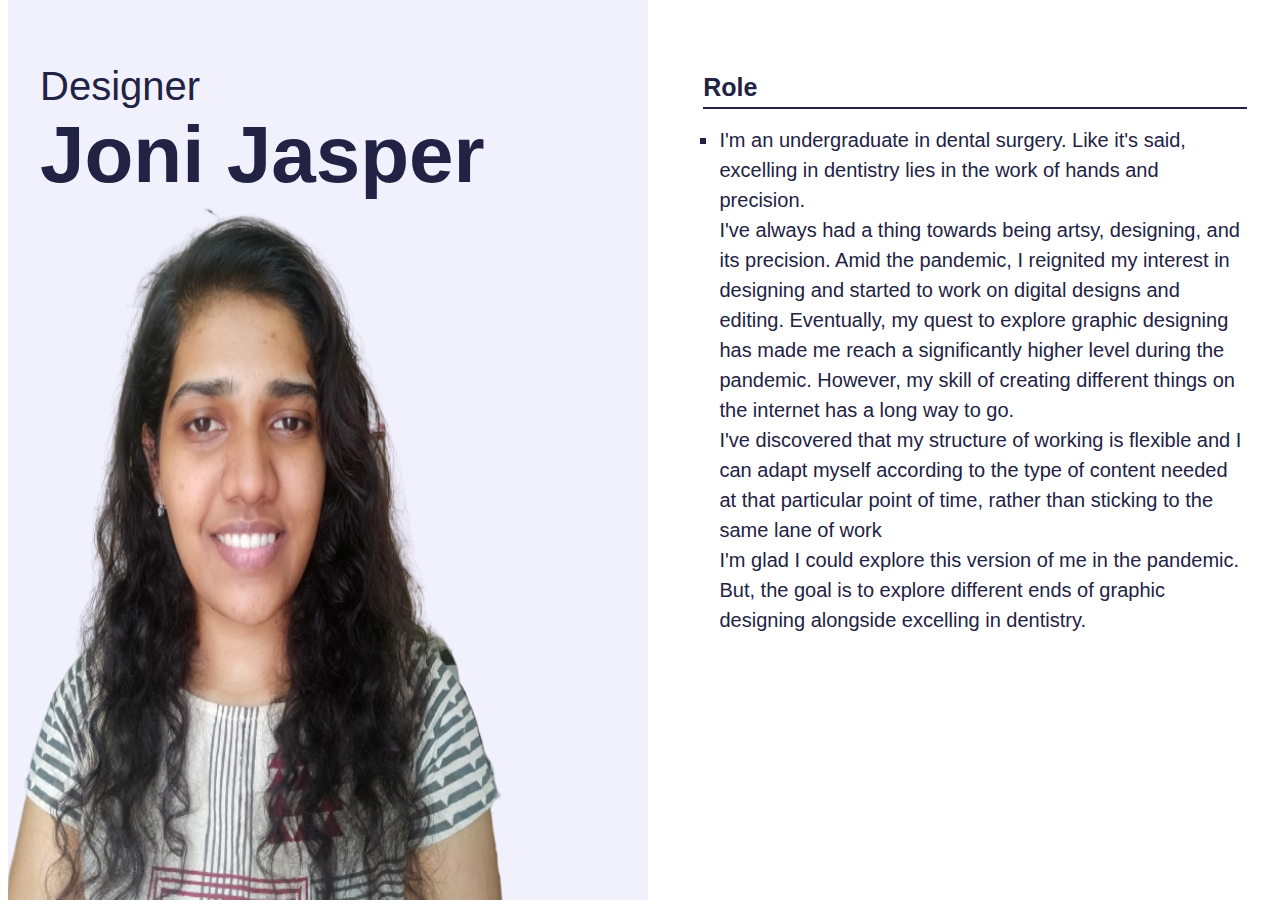
<file: profiles/joni_jasper.html>
<!doctype html>
<title>Joni Jasper</title>
<link rel="icon" href="../images/logo.png"/>
<style>
body,html{scroll-behavior:smooth;height:100%;}
#ourTeam{font-family:sans-serif;width:100%;height:100%;display:flex;width:100%;height:100%;color:#222244;}
#ourTeam p{margin:0;}
#ourTeam-left{width:50%;display:flex;background:#f1f0fd;height:100vh;position:fixed;top:0;display:flex;flex-direction:column;justify-content:center;align-items:start;}
#ourTeam-left p{padding-left:5%;animation:zoom 1s linear;}
#ourTeam-left p:nth-child(1){margin-top:10%;font-size:40px;}
#ourTeam-left p:nth-child(2){font-size:80px;font-weight:bolder;}
#ourTeam-left img{width:80%;height:80%;margin:0% 0% 0% 0%;}
#ourTeam-right{margin-left:50%;animation:content_anim 1s linear;height:min-content;width:50%;display:flex;flex-direction:column;align-items:start;padding:3% 2% 10% 5%;margin-top:0%;}
#ourTeam-right .category{font-size:25px;font-weight:bolder;width:max-content;cursor:pointer;margin-top:5%;border-bottom:2px solid #222244;padding:0px 0px 5px 0px;}
#ourTeam-right .blocks{transition:2s;animation:trans 1s linear;}
@keyframes trans{from{opacity:0} to{opacity:1;}}
#ourTeam-right li{list-style-type:square;font-size:20px;font-weight:400;line-height:30px;}
#ourTeam-right #designing{padding:0% 0% 0% 3%;}
#ourTeam-right #innercategory{border-bottom:none;font-size:30px;font-weight:100;margin:5% 0% 0% 0%;}
#ourTeam-right hr{width:100%;border-bottom:1px solid #eee;margin-top:8%;}
#mainBody{width:100%;height:100%;background:#aaa;display:flex;flex-direction:row-reverse;}
#image-cards{cursor:pointer;display:flex;justify-content:space-around;width:50%;height:40%;align-items:center;}
#image-container{display:flex;flex-direction:column;width:33%;height:90%;justify-content:space-between;align-items:center;}
#image-container:hover #profile{transform:translateY(-5%);}
#image-container img{width:100%;height:70%;}
#image-container p{font-size:20px;margin:0;}
#image-container div{height:15%;}
@keyframes zoom{from{opacity:0;transform:scale(0.5);} to{opacity:1;transform:scale(1);}}
@keyframes content_anim{from{margin-left:100%;opacity:0;} to{margin-left:50%;opacity:1;}}
@keyframes anim{from{width:100%;opacity:1;} to{width:0%;opacity:0;display:none;}}

@media only screen and (max-width:1000px){
#ourTeam-left{width:100%;margin:0% 0% 3% 0%;height:50%;overflow:hidden;position:static;}	
#ourTeam{flex-direction:column;}
#ourTeam-right{margin-left:0%;width:60%;}
#ourTeam-left img{width:80%;height:80%;margin:0% 0% 0% 10%;}
@keyframes content_anim{from{margin-left:100%;opacity:0;} to{margin-left:0%;opacity:1;}}
}
</style>
<body>


<div id="ourTeam">

<div id="ourTeam-left">
<p>Designer</p>
<p>Joni Jasper</p>
<img id="profile" src="jasper.png"/>
</div>

<div id="ourTeam-right">

<p class="category" onclick="widthfun(0)" >Role</p>
<div class="blocks">
<!--<p id="innercategory">Designing</p>-->
<ul id="designing">
<li>
I'm an undergraduate in dental surgery.  Like it's said, excelling in dentistry lies in the work of hands and precision.
<br/>
I've always had a thing towards being artsy, designing, and its precision. Amid the pandemic, I reignited my interest in designing and started to work on digital designs and editing. Eventually, my quest to explore graphic designing has made me reach a significantly higher level during the pandemic. However, my skill of creating different things on the internet has a long way to go.
<br/>
I've discovered that my structure of working is flexible and I can adapt myself according to the type of content needed at that particular point of time, rather than sticking to the same lane of work
<br/>
I'm glad I could explore this version of me in the pandemic. But, the goal is to explore different ends of graphic designing alongside excelling in dentistry.
</li>
<!--
<li>Leads strategy and design for all projects.</li>
<li>Gathers business requirements and learns about customer needs.</li>
<li>Plans user-journeys and prototypes interactions.</li>
<li>Designs Interfaces and writes copy.</li>
<li>Wears the “admin hat” on a Monday morning.</li>-->
</ul>
<!--
<p id="innercategory">Experience</p>
<ul id="designing">
<li>Leads strategy and design for all projects.</li>
<li>Gathers business requirements and learns about customer needs.</li>
<li>Plans user-journeys and prototypes interactions.</li>
<li>Designs Interfaces and writes copy.</li>
<li>Wears the “admin hat” on a Monday morning.</li>
<hr/>
</ul>-->
</div>


<!--
<p class="category" onclick="widthfun(1)">READING</p>
<div class="blocks">
<p id="innercategory">Role</p>
<ul id="designing">
<li>Leads strategy and design for all projects.</li>
<li>Gathers business requirements and learns about customer needs.</li>
<li>Plans user-journeys and prototypes interactions.</li>
<li>Designs Interfaces and writes copy.</li>
<li>Wears the “admin hat” on a Monday morning.</li>
</ul>
<p id="innercategory">Experience</p>
<ul id="designing">
<li>Leads strategy and design for all projects.</li>
<li>Gathers business requirements and learns about customer needs.</li>
<li>Plans user-journeys and prototypes interactions.</li>
<li>Designs Interfaces and writes copy.</li>
<li>Wears the “admin hat” on a Monday morning.</li>
<hr/>
</ul>
</div>



<p class="category" onclick="widthfun(2)">WRITING</p>
<div class="blocks">
<p id="innercategory">Role</p>
<ul id="designing">
<li>Leads strategy and design for all projects.</li>
<li>Gathers business requirements and learns about customer needs.</li>
<li>Plans user-journeys and prototypes interactions.</li>
<li>Designs Interfaces and writes copy.</li>
<li>Wears the “admin hat” on a Monday morning.</li>
</ul>
<p id="innercategory">Experience</p>
<ul id="designing">
<li>Leads strategy and design for all projects.</li>
<li>Gathers business requirements and learns about customer needs.</li>
<li>Plans user-journeys and prototypes interactions.</li>
<li>Designs Interfaces and writes copy.</li>
<li>Wears the “admin hat” on a Monday morning.</li>
<hr/>
</ul>
</div>



<p class="category" onclick="widthfun(3)">RESTING</p>
<div class="blocks">
<p id="innercategory">Role</p>
<ul id="designing">
<li>Leads strategy and design for all projects.</li>
<li>Gathers business requirements and learns about customer needs.</li>
<li>Plans user-journeys and prototypes interactions.</li>
<li>Designs Interfaces and writes copy.</li>
<li>Wears the “admin hat” on a Monday morning.</li>
</ul>
<p id="innercategory">Experience</p>
<ul id="designing">
<li>Leads strategy and design for all projects.</li>
<li>Gathers business requirements and learns about customer needs.</li>
<li>Plans user-journeys and prototypes interactions.</li>
<li>Designs Interfaces and writes copy.</li>
<li>Wears the “admin hat” on a Monday morning.</li>
<hr/>
</ul>
</div>
-->


</div>
</div>
</body>


<script>
document.oncontextmenu=context;

function context(){
return true;
}

window.onload=widthfun(0);

function widthfun(index){
var elements=document.getElementsByClassName("category");
var blocks=document.getElementsByClassName("blocks");
for(i=0;i<elements.length;i++){
	if(i==index){elements[i].style.width="100%";blocks[i].style.display="block";}
	else{elements[i].style.width="max-content";blocks[i].style.display="none";}
}
var heighttop=elements[index].offsetTop;
document.documentElement.scrollTop=heighttop+"px";
}


</script>
</file>
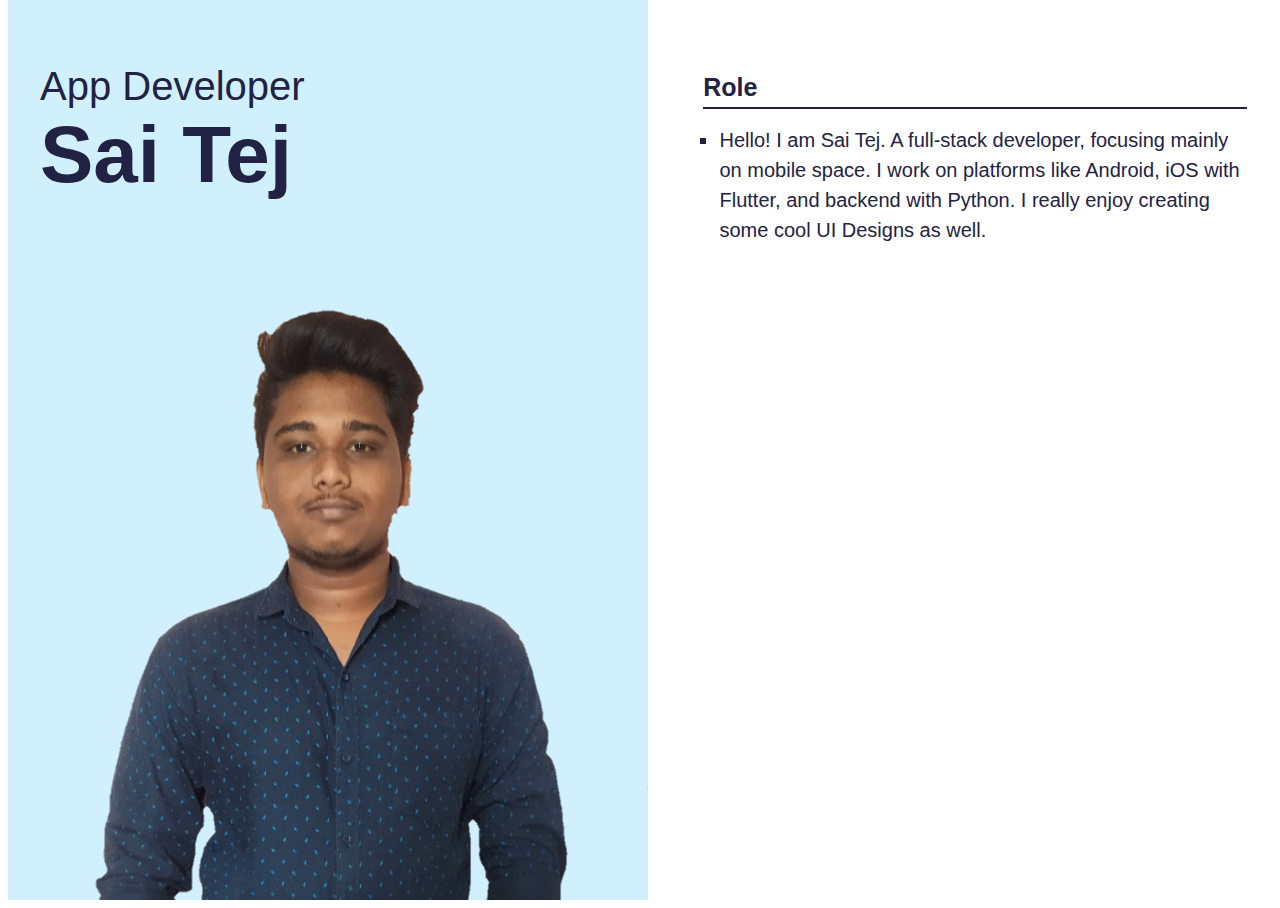
<file: profiles/sai.html>
<!doctype html>
<title>Sai</title>
<link rel="icon" href="../images/logo.png"/>
<style>
body,html{scroll-behavior:smooth;height:100%;}
#ourTeam{font-family:sans-serif;width:100%;height:100%;display:flex;width:100%;height:100%;color:#222244;}
#ourTeam p{margin:0;}
#ourTeam-left{width:50%;display:flex;background:#d1f0fd;height:100vh;position:fixed;top:0;display:flex;flex-direction:column;justify-content:center;align-items:start;}
#ourTeam-left p{padding-left:5%;animation:zoom 1s linear;}
#ourTeam-left p:nth-child(1){margin-top:10%;font-size:40px;}
#ourTeam-left p:nth-child(2){font-size:80px;font-weight:bolder;}
#ourTeam-left img{width:100%;height:80%;margin:0% 0% 0% 0%;}
#ourTeam-right{margin-left:50%;animation:content_anim 1s linear;height:min-content;width:50%;display:flex;flex-direction:column;align-items:start;padding:3% 2% 10% 5%;margin-top:0%;}
#ourTeam-right .category{font-size:25px;font-weight:bolder;width:max-content;cursor:pointer;margin-top:5%;border-bottom:2px solid #222244;padding:0px 0px 5px 0px;}
#ourTeam-right .blocks{transition:2s;animation:trans 1s linear;}
@keyframes trans{from{opacity:0} to{opacity:1;}}
#ourTeam-right li{list-style-type:square;font-size:20px;font-weight:400;line-height:30px;}
#ourTeam-right #designing{padding:0% 0% 0% 3%;}
#ourTeam-right #innercategory{border-bottom:none;font-size:30px;font-weight:100;margin:5% 0% 0% 0%;}
#ourTeam-right hr{width:100%;border-bottom:1px solid #eee;margin-top:8%;}
#mainBody{width:100%;height:100%;background:#aaa;display:flex;flex-direction:row-reverse;}
#image-cards{cursor:pointer;display:flex;justify-content:space-around;width:50%;height:40%;align-items:center;}
#image-container{display:flex;flex-direction:column;width:33%;height:90%;justify-content:space-between;align-items:center;}
#image-container:hover #profile{transform:translateY(-5%);}
#image-container img{width:100%;height:70%;}
#image-container p{font-size:20px;margin:0;}
#image-container div{height:15%;}
@keyframes zoom{from{opacity:0;transform:scale(0.5);} to{opacity:1;transform:scale(1);}}
@keyframes content_anim{from{margin-left:100%;opacity:0;} to{margin-left:50%;opacity:1;}}
@keyframes anim{from{width:100%;opacity:1;} to{width:0%;opacity:0;display:none;}}

@media only screen and (max-width:1000px){
#ourTeam-left{width:100%;margin:0% 0% 3% 0%;height:50%;overflow:hidden;position:static;}	
#ourTeam{flex-direction:column;}
#ourTeam-right{margin-left:0%;width:60%;}
#ourTeam-left img{width:80%;margin:0% 0% 0% 10%;}
@keyframes content_anim{from{margin-left:100%;opacity:0;} to{margin-left:0%;opacity:1;}}
}
</style>
<body>


<div id="ourTeam">

<div id="ourTeam-left">
<p>App Developer</p>
<p>Sai Tej</p>
<img id="profile" src="sai.png"/>
</div>

<div id="ourTeam-right">

<p class="category" onclick="widthfun(0)" >Role</p>
<div class="blocks">
<!--<p id="innercategory">App Development</p>-->
<ul id="designing">
<li>Hello! I am Sai Tej. A full-stack developer, focusing mainly on mobile space. I work on platforms like Android, iOS with Flutter, and backend with Python. I really enjoy creating some cool UI Designs as well.</li>
<!--
<li>Leads strategy and design for all projects.</li>
<li>Gathers business requirements and learns about customer needs.</li>
<li>Plans user-journeys and prototypes interactions.</li>
<li>Designs Interfaces and writes copy.</li>
<li>Wears the “admin hat” on a Monday morning.</li>-->
</ul>
<!--
<p id="innercategory">Experience</p>
<ul id="designing">
<li>Leads strategy and design for all projects.</li>
<li>Gathers business requirements and learns about customer needs.</li>
<li>Plans user-journeys and prototypes interactions.</li>
<li>Designs Interfaces and writes copy.</li>
<li>Wears the “admin hat” on a Monday morning.</li>
<hr/>
</ul>-->
</div>

<!--
<p class="category" onclick="widthfun(1)">READING</p>
<div class="blocks">
<p id="innercategory">Role</p>
<ul id="designing">
<li>Leads strategy and design for all projects.</li>
<li>Gathers business requirements and learns about customer needs.</li>
<li>Plans user-journeys and prototypes interactions.</li>
<li>Designs Interfaces and writes copy.</li>
<li>Wears the “admin hat” on a Monday morning.</li>
</ul>
<p id="innercategory">Experience</p>
<ul id="designing">
<li>Leads strategy and design for all projects.</li>
<li>Gathers business requirements and learns about customer needs.</li>
<li>Plans user-journeys and prototypes interactions.</li>
<li>Designs Interfaces and writes copy.</li>
<li>Wears the “admin hat” on a Monday morning.</li>
<hr/>
</ul>
</div>



<p class="category" onclick="widthfun(2)">WRITING</p>
<div class="blocks">
<p id="innercategory">Role</p>
<ul id="designing">
<li>Leads strategy and design for all projects.</li>
<li>Gathers business requirements and learns about customer needs.</li>
<li>Plans user-journeys and prototypes interactions.</li>
<li>Designs Interfaces and writes copy.</li>
<li>Wears the “admin hat” on a Monday morning.</li>
</ul>
<p id="innercategory">Experience</p>
<ul id="designing">
<li>Leads strategy and design for all projects.</li>
<li>Gathers business requirements and learns about customer needs.</li>
<li>Plans user-journeys and prototypes interactions.</li>
<li>Designs Interfaces and writes copy.</li>
<li>Wears the “admin hat” on a Monday morning.</li>
<hr/>
</ul>
</div>



<p class="category" onclick="widthfun(3)">RESTING</p>
<div class="blocks">
<p id="innercategory">Role</p>
<ul id="designing">
<li>Leads strategy and design for all projects.</li>
<li>Gathers business requirements and learns about customer needs.</li>
<li>Plans user-journeys and prototypes interactions.</li>
<li>Designs Interfaces and writes copy.</li>
<li>Wears the “admin hat” on a Monday morning.</li>
</ul>
<p id="innercategory">Experience</p>
<ul id="designing">
<li>Leads strategy and design for all projects.</li>
<li>Gathers business requirements and learns about customer needs.</li>
<li>Plans user-journeys and prototypes interactions.</li>
<li>Designs Interfaces and writes copy.</li>
<li>Wears the “admin hat” on a Monday morning.</li>
<hr/>
</ul>
</div>
-->

</div>
</div>
</body>


<script>
document.oncontextmenu=context;

function context(){
return true;
}

window.onload=widthfun(0);

function widthfun(index){
var elements=document.getElementsByClassName("category");
var blocks=document.getElementsByClassName("blocks");
for(i=0;i<elements.length;i++){
	if(i==index){elements[i].style.width="100%";blocks[i].style.display="block";}
	else{elements[i].style.width="max-content";blocks[i].style.display="none";}
}
var heighttop=elements[index].offsetTop;
document.documentElement.scrollTop=heighttop+"px";
}


</script>
</file>
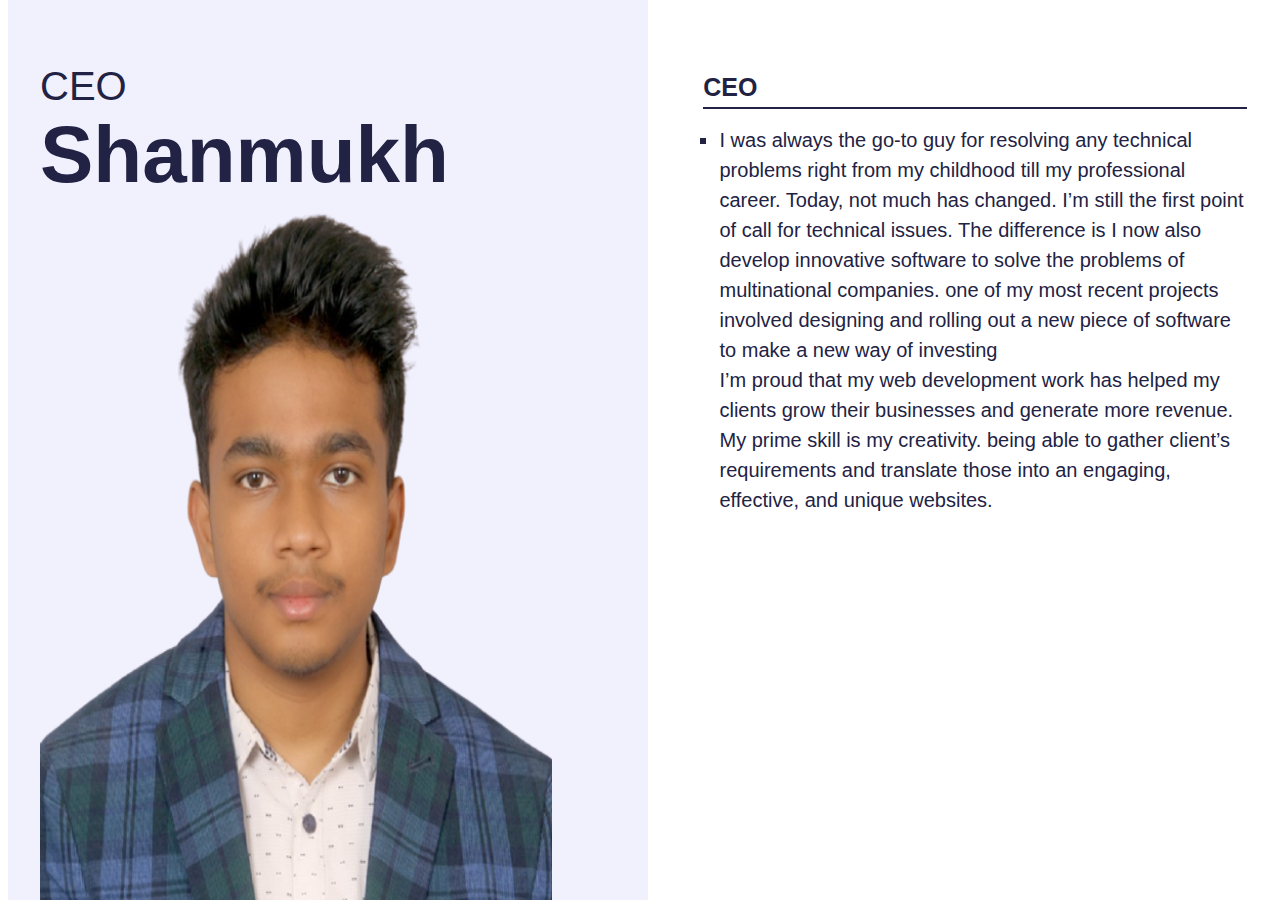
<file: profiles/shanmukh.html>
<!doctype html>
<title>Shanmukh</title>
<link rel="icon" href="../images/logo.png"/>
<style>
body,html{scroll-behavior:smooth;height:100%;}
#ourTeam{font-family:sans-serif;width:100%;height:100%;display:flex;width:100%;height:100%;color:#222244;}
#ourTeam p{margin:0;}
#ourTeam-left{width:50%;display:flex;background:#f1f0fd;height:100vh;position:fixed;top:0;display:flex;flex-direction:column;justify-content:center;align-items:start;}
#ourTeam-left p{padding-left:5%;animation:zoom 1s linear;}
#ourTeam-left p:nth-child(1){margin-top:10%;font-size:40px;}
#ourTeam-left p:nth-child(2){font-size:80px;font-weight:bolder;}
#ourTeam-left img{width:80%;height:80%;margin:0% 0% 0% 5%;}
#ourTeam-right{margin-left:50%;animation:content_anim 1s linear;height:min-content;width:50%;display:flex;flex-direction:column;align-items:start;padding:3% 2% 10% 5%;margin-top:0%;}
#ourTeam-right .category{font-size:25px;font-weight:bolder;width:max-content;cursor:pointer;margin-top:5%;border-bottom:2px solid #222244;padding:0px 0px 5px 0px;}
#ourTeam-right .blocks{transition:2s;animation:trans 1s linear;}
@keyframes trans{from{opacity:0} to{opacity:1;}}
#ourTeam-right li{list-style-type:square;font-size:20px;font-weight:400;line-height:30px;}
#ourTeam-right #designing{padding:0% 0% 0% 3%;}
#ourTeam-right #innercategory{border-bottom:none;font-size:30px;font-weight:100;margin:5% 0% 0% 0%;}
#ourTeam-right hr{width:100%;border-bottom:1px solid #eee;margin-top:8%;}
#mainBody{width:100%;height:100%;background:#aaa;display:flex;flex-direction:row-reverse;}
#image-cards{cursor:pointer;display:flex;justify-content:space-around;width:50%;height:40%;align-items:center;}
#image-container{display:flex;flex-direction:column;width:33%;height:90%;justify-content:space-between;align-items:center;}
#image-container:hover #profile{transform:translateY(-5%);}
#image-container img{width:100%;height:70%;}
#image-container p{font-size:20px;margin:0;}
#image-container div{height:15%;}
@keyframes zoom{from{opacity:0;transform:scale(0.5);} to{opacity:1;transform:scale(1);}}
@keyframes content_anim{from{margin-left:100%;opacity:0;} to{margin-left:50%;opacity:1;}}
@keyframes anim{from{width:100%;opacity:1;} to{width:0%;opacity:0;display:none;}}

@media only screen and (max-width:1000px){
#ourTeam-left{width:100%;margin:0% 0% 3% 0%;height:50%;overflow:hidden;position:static;}	
#ourTeam{flex-direction:column;}
#ourTeam-right{margin-left:0%;width:60%;}
#ourTeam-left img{margin:0% 0% 0% 10%;}
@keyframes content_anim{from{margin-left:100%;opacity:0;} to{margin-left:0%;opacity:1;}}
}
</style>
<body>


<div id="ourTeam">

<div id="ourTeam-left">
<p>CEO</p>
<p>Shanmukh</p>
<img id="profile" src="shanmukh.png"/>
</div>

<div id="ourTeam-right">

<p class="category" onclick="widthfun(0)" >CEO</p>
<div class="blocks">
<!--<p id="innercategory">Role</p>-->
<ul id="designing">
<li> I was always the go-to guy for resolving any technical problems right from my childhood till my professional career.
Today, not much has changed. I’m still the first point of call for technical issues. The difference is I now also develop innovative software to solve the problems of multinational companies. one of my most recent projects involved designing and rolling out a new piece of software to make a new way of investing 
<br/>
I’m proud that my web development work has helped my clients grow their businesses and generate more revenue. My prime skill is my creativity. being able to gather client’s requirements and translate those into an engaging, effective, and unique websites.</li>
<!--<li>Leads strategy and design for all projects.</li>
<li>Gathers business requirements and learns about customer needs.</li>
<li>Plans user-journeys and prototypes interactions.</li>
<li>Designs Interfaces and writes copy.</li>
<li>Wears the “admin hat” on a Monday morning.</li>-->
</ul>
<!--<p id="innercategory">Experience</p>
<ul id="designing">
<li>Leads strategy and design for all projects.</li>
<li>Gathers business requirements and learns about customer needs.</li>
<li>Plans user-journeys and prototypes interactions.</li>
<li>Designs Interfaces and writes copy.</li>
<li>Wears the “admin hat” on a Monday morning.</li>
<hr/>
</ul>-->
</div>


<!--<p class="category" onclick="widthfun(1)">READING</p>
<div class="blocks">
<p id="innercategory">Role</p>
<ul id="designing">
<li>Leads strategy and design for all projects.</li>
<li>Gathers business requirements and learns about customer needs.</li>
<li>Plans user-journeys and prototypes interactions.</li>
<li>Designs Interfaces and writes copy.</li>
<li>Wears the “admin hat” on a Monday morning.</li>
</ul>
<p id="innercategory">Experience</p>
<ul id="designing">
<li>Leads strategy and design for all projects.</li>
<li>Gathers business requirements and learns about customer needs.</li>
<li>Plans user-journeys and prototypes interactions.</li>
<li>Designs Interfaces and writes copy.</li>
<li>Wears the “admin hat” on a Monday morning.</li>
<hr/>
</ul>
</div>



<p class="category" onclick="widthfun(2)">WRITING</p>
<div class="blocks">
<p id="innercategory">Role</p>
<ul id="designing">
<li>Leads strategy and design for all projects.</li>
<li>Gathers business requirements and learns about customer needs.</li>
<li>Plans user-journeys and prototypes interactions.</li>
<li>Designs Interfaces and writes copy.</li>
<li>Wears the “admin hat” on a Monday morning.</li>
</ul>
<p id="innercategory">Experience</p>
<ul id="designing">
<li>Leads strategy and design for all projects.</li>
<li>Gathers business requirements and learns about customer needs.</li>
<li>Plans user-journeys and prototypes interactions.</li>
<li>Designs Interfaces and writes copy.</li>
<li>Wears the “admin hat” on a Monday morning.</li>
<hr/>
</ul>
</div>



<p class="category" onclick="widthfun(3)">RESTING</p>
<div class="blocks">
<p id="innercategory">Role</p>
<ul id="designing">
<li>Leads strategy and design for all projects.</li>
<li>Gathers business requirements and learns about customer needs.</li>
<li>Plans user-journeys and prototypes interactions.</li>
<li>Designs Interfaces and writes copy.</li>
<li>Wears the “admin hat” on a Monday morning.</li>
</ul>
<p id="innercategory">Experience</p>
<ul id="designing">
<li>Leads strategy and design for all projects.</li>
<li>Gathers business requirements and learns about customer needs.</li>
<li>Plans user-journeys and prototypes interactions.</li>
<li>Designs Interfaces and writes copy.</li>
<li>Wears the “admin hat” on a Monday morning.</li>
<hr/>
</ul>
</div>-->


</div>
</div>
</body>


<script>
document.oncontextmenu=context;

function context(){
return true;
}

window.onload=widthfun(0);

function widthfun(index){
var elements=document.getElementsByClassName("category");
var blocks=document.getElementsByClassName("blocks");
for(i=0;i<elements.length;i++){
	if(i==index){elements[i].style.width="100%";blocks[i].style.display="block";}
	else{elements[i].style.width="max-content";blocks[i].style.display="none";}
}
var heighttop=elements[index].offsetTop;
document.documentElement.scrollTop=heighttop+"px";
}


</script>
</file>
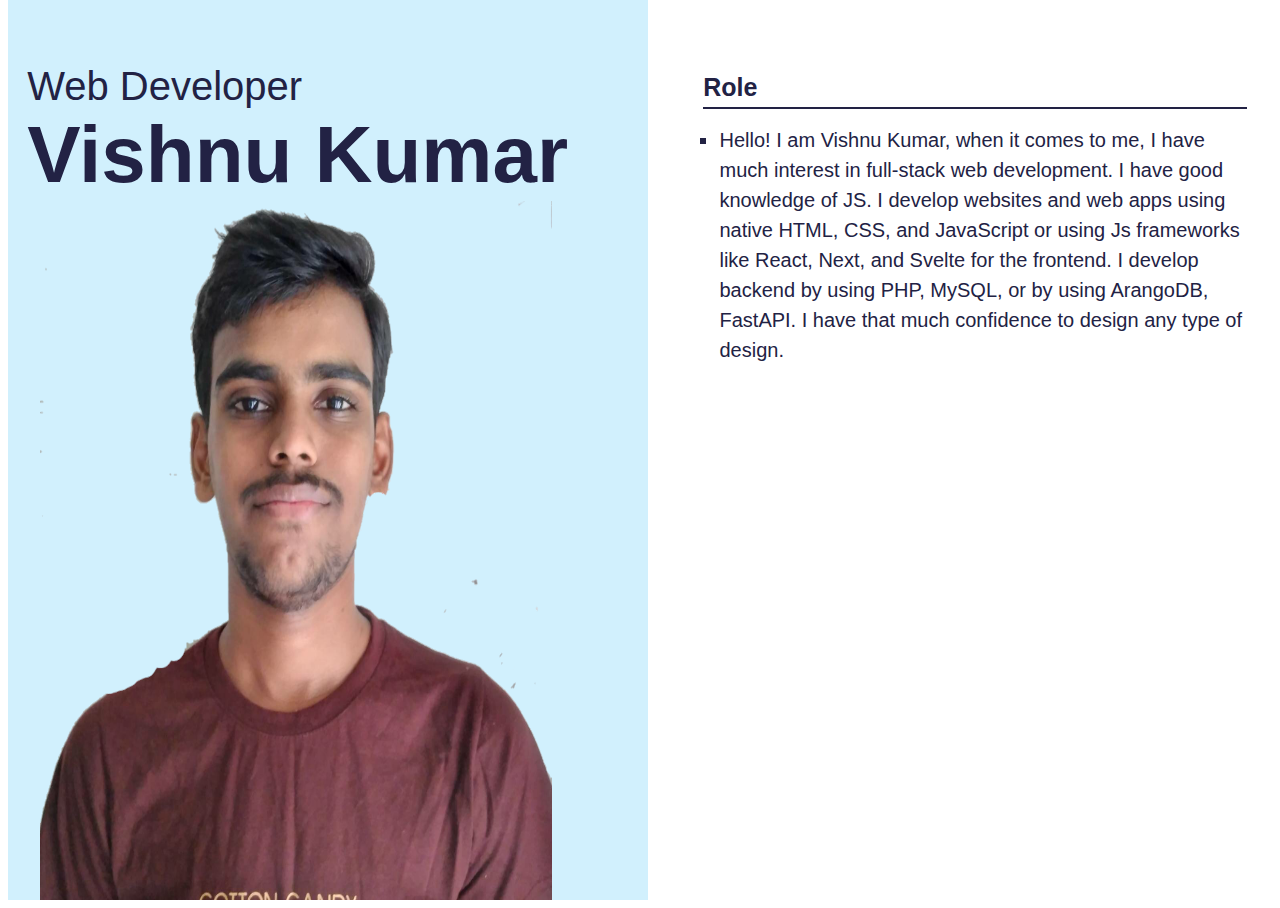
<file: profiles/vishnu.html>
<!doctype html>
<title>Vishnu</title>
<link rel="icon" href="../images/logo.png"/>
<style>
body,html{scroll-behavior:smooth;height:100%;}
#ourTeam{font-family:sans-serif;width:100%;height:100%;display:flex;flex-direction:row;width:100%;height:100%;color:#222244;}
#ourTeam p{margin:0;}
#ourTeam-left{width:50%;display:flex;background:#d1f0fd;height:100vh;position:fixed;top:0;display:flex;flex-direction:column;justify-content:center;align-items:start;}
#ourTeam-left p{padding-left:3%;animation:zoom 1s linear;}
#ourTeam-left p:nth-child(1){margin-top:10%;font-size:40px;}
#ourTeam-left p:nth-child(2){font-size:80px;font-weight:bolder;}
#ourTeam-left img{width:80%;height:80%;margin:0% 0% 0% 5%;}
#ourTeam-right{margin-left:50%;animation:content_anim 1s linear;height:min-content;width:50%;display:flex;flex-direction:column;align-items:start;padding:3% 2% 10% 5%;margin-top:0%;}
#ourTeam-right .category{font-size:25px;font-weight:bolder;width:max-content;cursor:pointer;margin-top:5%;border-bottom:2px solid #222244;padding:0px 0px 5px 0px;}
#ourTeam-right .blocks{transition:2s;animation:trans 1s linear;}
@keyframes trans{from{opacity:0} to{opacity:1;}}
#ourTeam-right li{list-style-type:square;font-size:20px;font-weight:400;line-height:30px;}
#ourTeam-right #designing{padding:0% 0% 0% 3%;}
#ourTeam-right #innercategory{border-bottom:none;font-size:30px;font-weight:100;margin:5% 0% 0% 0%;}
#ourTeam-right hr{width:100%;border-bottom:1px solid #eee;margin-top:8%;}
#mainBody{width:100%;height:100%;background:#aaa;display:flex;flex-direction:row-reverse;}
#image-cards{cursor:pointer;display:flex;justify-content:space-around;width:50%;height:40%;align-items:center;}
#image-container{display:flex;flex-direction:column;width:33%;height:90%;justify-content:space-between;align-items:center;}
#image-container:hover #profile{transform:translateY(-5%);}
#image-container img{width:100%;height:70%;}
#image-container p{font-size:20px;margin:0;}
#image-container div{height:15%;}
@keyframes zoom{from{opacity:0;transform:scale(0.5);} to{opacity:1;transform:scale(1);}}
@keyframes content_anim{from{margin-left:100%;opacity:0;} to{margin-left:50%;opacity:1;}}
@keyframes anim{from{width:100%;opacity:1;} to{width:0%;opacity:0;display:none;}}

@media only screen and (max-width:1000px){
#ourTeam-left{width:100%;margin:0% 0% 3% 0%;height:50%;overflow:hidden;position:static;}	
#ourTeam{flex-direction:column;}
#ourTeam-right{margin-left:0%;width:60%;}
#ourTeam-left img{margin:0% 0% 0% 10%;}
@keyframes content_anim{from{margin-left:100%;opacity:0;} to{margin-left:0%;opacity:1;}}
}
</style>
<body>


<div id="ourTeam">

<div id="ourTeam-left">
<p>Web Developer</p>
<p>Vishnu Kumar</p>
<img id="profile" src="vishnu.png"/>
</div>

<div id="ourTeam-right">

<p class="category" onclick="widthfun(0)" >Role</p>
<div class="blocks">
<!--<p id="innercategory">Web Development</p>-->
<ul id="designing">
<li>
Hello! I am Vishnu Kumar, when it comes to me, I have much interest in full-stack web development. I have good knowledge of JS. I develop websites and web apps using native HTML, CSS, and JavaScript or using Js frameworks like React, Next, and Svelte for the frontend. I develop backend by using PHP, MySQL, or by using ArangoDB, FastAPI. I have that much confidence to design any type of design.
</li>
<!--
<li>Leads strategy and design for all projects.</li>
<li>Gathers business requirements and learns about customer needs.</li>
<li>Plans user-journeys and prototypes interactions.</li>
<li>Designs Interfaces and writes copy.</li>
<li>Wears the “admin hat” on a Monday morning.</li>-->
</ul>
<!--
<p id="innercategory">Experience</p>
<ul id="designing">
<li>Leads strategy and design for all projects.</li>
<li>Gathers business requirements and learns about customer needs.</li>
<li>Plans user-journeys and prototypes interactions.</li>
<li>Designs Interfaces and writes copy.</li>
<li>Wears the “admin hat” on a Monday morning.</li>
<hr/>
</ul>-->
</div>

<!--
<p class="category" onclick="widthfun(1)">READING</p>
<div class="blocks">
<p id="innercategory">Role</p>
<ul id="designing">
<li>Leads strategy and design for all projects.</li>
<li>Gathers business requirements and learns about customer needs.</li>
<li>Plans user-journeys and prototypes interactions.</li>
<li>Designs Interfaces and writes copy.</li>
<li>Wears the “admin hat” on a Monday morning.</li>
</ul>
<p id="innercategory">Experience</p>
<ul id="designing">
<li>Leads strategy and design for all projects.</li>
<li>Gathers business requirements and learns about customer needs.</li>
<li>Plans user-journeys and prototypes interactions.</li>
<li>Designs Interfaces and writes copy.</li>
<li>Wears the “admin hat” on a Monday morning.</li>
<hr/>
</ul>
</div>



<p class="category" onclick="widthfun(2)">WRITING</p>
<div class="blocks">
<p id="innercategory">Role</p>
<ul id="designing">
<li>Leads strategy and design for all projects.</li>
<li>Gathers business requirements and learns about customer needs.</li>
<li>Plans user-journeys and prototypes interactions.</li>
<li>Designs Interfaces and writes copy.</li>
<li>Wears the “admin hat” on a Monday morning.</li>
</ul>
<p id="innercategory">Experience</p>
<ul id="designing">
<li>Leads strategy and design for all projects.</li>
<li>Gathers business requirements and learns about customer needs.</li>
<li>Plans user-journeys and prototypes interactions.</li>
<li>Designs Interfaces and writes copy.</li>
<li>Wears the “admin hat” on a Monday morning.</li>
<hr/>
</ul>
</div>



<p class="category" onclick="widthfun(3)">RESTING</p>
<div class="blocks">
<p id="innercategory">Role</p>
<ul id="designing">
<li>Leads strategy and design for all projects.</li>
<li>Gathers business requirements and learns about customer needs.</li>
<li>Plans user-journeys and prototypes interactions.</li>
<li>Designs Interfaces and writes copy.</li>
<li>Wears the “admin hat” on a Monday morning.</li>
</ul>
<p id="innercategory">Experience</p>
<ul id="designing">
<li>Leads strategy and design for all projects.</li>
<li>Gathers business requirements and learns about customer needs.</li>
<li>Plans user-journeys and prototypes interactions.</li>
<li>Designs Interfaces and writes copy.</li>
<li>Wears the “admin hat” on a Monday morning.</li>
<hr/>
</ul>
</div>
-->

</div>
</div>
</body>


<script>
document.oncontextmenu=context;

function context(){
return true;
}

window.onload=widthfun(0);

function widthfun(index){
var elements=document.getElementsByClassName("category");
var blocks=document.getElementsByClassName("blocks");
for(i=0;i<elements.length;i++){
	if(i==index){elements[i].style.width="100%";blocks[i].style.display="block";}
	else{elements[i].style.width="max-content";blocks[i].style.display="none";}
}
var heighttop=elements[index].offsetTop;
document.documentElement.scrollTop=heighttop+"px";
}


</script>
</file>
<file: styles.css>
@import url('https://fonts.googleapis.com/css2?family=Poppins:wght@100;200;300;400;500;600;700;800;900&display=swap');
* {
   font-family: 'Poppins', sans-serif;
    margin: 0;
    padding: 0;
    outline: none;
    border: none;
    box-sizing: border-box;
    text-decoration: none;
    transition: all .2s linear;
    font-weight: normal;
    text-transform: capitalize;
    scroll-behavior:smooth;
}
:root{
  scrollbar-color:#eeb0df #15193d;/*thumb track*/
  scrollbar-width:auto;
}
::-webkit-scrollbar{width:10px;background:#15193d;}
::-webkit-scrollbar-thumb{width:100%;height:8%;background:#eeb0df;border-radius:10px;}

@font-face{
font-family:leftTextfont;
src:url('fonts/Audiowide-Regular.ttf');
}

@font-face{
font-family:tomorrow;
src:url('fonts/Tomorrow-Regular.ttf');
}

@font-face{
font-family:blinker;
src:url('fonts/Blinker-Regular.ttf');
}

@font-face{
font-family:logoFont;
src:url('fonts/PoiretOne-Regular.ttf');
}

@font-face{font-family:serviceFont;
src:url('fonts/poppinsItalic.ttf');
}

*{font-family:blinker;text-transform:none;}

body,html{
height:100%;
}

/*header*/

#header{
height:100vh;
margin-bottom:0px;
background-image:url('images/1.png');
background-size:100% 100%;
background-attachment:fixed;
}

#M_navbar_logo{
display:none;
}

#M_navbar{
	position:fixed;
	display:none;
}

#M_navbar_menu{
display:none;
position:fixed;
}

#M_navbar_menuBox{
display:none;
position:fixed;
}

@keyframes arrowAnim{from{bottom:7%;} to{bottom:3%;}}

#down-arrow{
animation:arrowAnim 0.8s linear infinite;
cursor:pointer;
text-decoration:none;
font-size:40px;
color:white;
position:fixed;
right:3%;
bottom:3%;
}

	

#headerImg{
position:fixed;
display:block;
margin-left:32%;
margin-top:31%;
width:40px;
height:40px;
}

.navbar{flex-direction:column;justify-content:space-between;align-items:center;padding-top:20px;display:none;}
.navbar p:nth-child(1){font-size:30px;color:white;text-shadow:1px 2px 2px white,3px 4px 5px darkblue;}
.navbar p:nth-child(2){font-style:italic;color:white;}


#navbar{position:fixed; z-index:1;}


#navbar ul{
display:flex;
flex-direction:row;
justify-content:space-between;
position:fixed;
width:100%;
background:transparent;
padding:10px 0px 15px 0px;
}

#navbar ul #links{
display:flex;
flex-direction:row;
justify-content:start;
margin-left:-5%;
padding-top:20px;
}

#navbar ul div:nth-child(1){
padding-top:10px;
margin-left:5%;
}

#navbar ul div:nth-child(1) a{
font-family:logoFont;
font-weight:bolder;
cursor:pointer;
font-size:30px;
color:white;
}



#navbar ul #links a{
cursor:pointer;
font-size:18px;
color:white;
margin-right:10%;
}

#header .mainBox .button{
padding:10px 20px 10px 20px;
display:inline;
border:1px solid black;
}

#header .mainBox .button a{
color:black;
margin-left:0%;
}

#header .mainBox{
display:flex;
flex-direction:column;
align-items:center;
}

#navbar ul #links a{
padding:3px 0px 6px 0px;
color:white;
border-radius:5px;
transition:0.2s;
}

#navbar ul #links a:nth-child(1):hover,a:nth-child(4):hover,a:nth-child(7):hover,a:nth-child(8):hover{
color:#eeb0df;
border-bottom:2px solid #eeb0df;
border-top:2px solid #eeb0df;
}

#navbar ul #links a:nth-child(2):hover,a:nth-child(5):hover{
color:#c6fdff;
border-bottom:2px solid #c6fdff;
border-top:2px solid #c6fdff;
}

#navbar ul #links a:nth-child(3):hover,a:nth-child(6):hover{
color:#ffa1a1;
border-bottom:2px solid #ffa1a1;
border-top:2px solid #ffa1a1;
}

#header .mainBox .button a:hover{
color:white; 
}

#header .mainBox .desc{
margin-top:25%;
}

@media only screen and (min-width:1500px){
#header ul #links{
display:flex;
flex-direction:row;
justify-content:center;
width:100%;
margin-left:0%;
padding-top:20px;
}

#navbar ul #links a{
margin-right:15%;
}

#headerImg{
margin-top:36.5%;
margin-left:33%;
}

}

@keyframes M_logo{from{opacity:0;transform:scale(0);filter:blur(5px);} to{opacity:1;transform:scale(1);filter:blur(0px);} }
@keyframes M_navbar{from{margin-left:-50%;opacity:0;} to{margin-left:0%;opacity:1;}}

@media only screen and (max-width:1000px){

#headerImg{
display:none;
position:static;
margin-top:0px;
padding-top:0px;
height:0px;
width:0px;
}

#M_navbar_logo{
display:block;
margin-top:40%;
animation:M_logo 1s linear;
}

#M_navbar_menuBox{
display:block;
width:100%;
position:fixed;
top:0;
left:0;
height:50px;
}

#M_navbar_menu{
display:block;
width:50px;
height:40px;
position:fixed;
top:0;
left:0;
margin-top:0%;
margin-left:2%;
border:0px solid red;
}

#M_navbar{
position:fixed;
top:0;
left:0;
padding-top:10%;
width:100%;
height:100%;
background:black;
display:none;
flex-direction:column;
align-items:center;
z-index:1;
animation:M_navbar 0.5s linear;
}

#M_navbar a{
color:white;
font-size:30px;	
margin-bottom:3%;
}


#M_navbar a:hover{
border:none;
}

.navbar{
display:flex;
}

#header{
background:black;
background-image:none;
width:100%;
background-size:0% 0%;
background-attachment:initial;
}

#header .mainBox{
margin-top:40%;
color:white;
}

#header .mainBox .button{
padding:10px 20px 10px 20px;
display:inline;
border:1px solid white;
}

#header .mainBox .button a{
color:white;
margin-left:0%;
}

#navbar{
padding-top:0px;
position:static;
}

#navbar ul{
display:none;
position:static;
padding-top:0px;
margin-top:0px;
}

#down-arrow{
right:5%;
bottom:0;
}

}


/*about us*/

#aboutus{font-family:sans-serif;padding:0% 0px 0px 0px;background-size:100% 100%;background-image:url('images/2.png');display:flex;flex-direction:row;justify-content:space-around;}
#aboutus #leftbox{width:40%;color:white;font-weight:lighter;height:100%;justify-content:center;flex-direction:column;display:flex;align-items:start;margin-top:0%;padding:0% 0% 10% 5%;}
#aboutus #leftbox p{white-space:pre;font-size:80px;color:#c6fdff;font-family:leftTextfont;}
#aboutus #rightbox{width:60%;padding:10% 0px 5% 50px;display:flex;flex-direction:column;justify-content:flex-end;}
#aboutus #rightbox .doubleBox{transform:scale(0);width:100%;height:30%;margin-top:3%;display:flex;flex-direction:row;flex-wrap:wrap;justify-content:flex-end;align-items:flex-end;}
#aboutus #rightbox .doubleBox #contentBox{color:white;align-items:center;width:50%;height:100%;display:flex;flex-direction:row;}
#aboutus #rightbox .doubleBox #contentBox h2{color:#c6fdff;font-family:tomorrow;}
#aboutus #rightbox .doubleBox #contentBox img{transform:scale(1);width:100%;height:100%;}
#aboutus #rightbox .doubleBox #contentBox .mainBox{font-family:blinker;color:white;width:60%;line-height:25px;height:100%;margin-top:0;border:1px solid transparent;}
#aboutus #rightbox .doubleBox #contentBox div:nth-child(1){width:20%;}
#aboutus #rightbox .doubleBox #contentBox{justify-content:space-around;}

@media only screen and (min-width:1500px){
#aboutus #rightbox .doubleBox #contentBox .mainBox{width:50%;}
#aboutus #rightbox .doubleBox #contentBox div:nth-child(1){width:18%;}
#aboutus #rightbox .doubleBox #contentBox{justify-content:center;}
#aboutus #leftbox{margin-top:0%;}
#aboutus #rightbox .doubleBox #contentBox{align-items:start;}
#aboutus #leftbox{padding:0% 0% 10% 10%;}
#aboutus #rightbox{width:60%;padding-top:10%;}
}

@media only screen and (max-width:1000px){
/*not using*/
#aboutus{padding:30px 5px 0px 10px;flex-direction:column;justify-content:center;overflow-y:scroll;}
#aboutus #leftbox{padding:0% 0% 0% 0%;height:10px;}
#aboutus #leftbox p{white-space:nowrap;font-size:40px;}
#aboutus{display:flex;flex-direction:column;align-items:center;}
#aboutus #leftbox{width:100%;}
#aboutus #rightbox{width:100%;padding:0% 0% 0% 0%;}
#aboutus #rightbox .doubleBox #contentBox div:nth-child(1){display:none;}
#aboutus #rightbox .doubleBox #contentBox .mainBox{width:100%;}
#aboutus #rightbox .doubleBox{margin-top:0%;}

/*using*/
#aboutus #leftbox{margin-bottom:20%;margin-top:20px;}
#aboutus #M_about{height:90%;width:100%;}
#aboutus #M_about #M_top_about{transition:1s;height:10%;align-items:center;display:flex;width:90%;justify-content:space-between;border:1px solid white;padding:0px 20px;border-radius:10px;margin:2% 0% 3% 0%;}
#aboutus #M_about #M_top_about h2{color:#c6fdff;font-family:tomorrow;}
#aboutus #M_about #M_top_about button{background:#0000;height:60%;width:35px;border-radius:5px;}
#aboutus #M_about #M_top_about button img{width:100%;height:100%;}
#aboutus #M_about #M_content_about{height:0px;transform:scaleY(0);opacity:0;transition:1s;width:90%;padding:5px 3px;font-size:20px;font-family:blinker;color:white;line-height:25px;border:1px solid white;padding:0px 20px;border-radius:3px 3px 10px 10px;}
}
/*
#aboutus{
margin-top:50px;
margin-bottom:80px;
}

#aboutus .top{
border:transparent;
width:100%;
height:200px;
background:rgb(211,211,211);
border-radius:10px;
padding-top:10px;
}


#aboutus .bottom{
border:transparent;
width:80%;
margin-top:-100px;
margin-left:10%;
padding:30px 10px 50px 20px;
background:white;
border-radius:10px;
font-size:20px;
box-shadow:1px 1px 2px black;
}

#aboutus .bottom li:nth-child(2),#aboutus .bottom li:nth-child(4){
text-indent:10%;
}

#aboutus .bottom li{
list-style-type:none;
}

@media screen and (max-width:1000px){
#aboutus .top{
text-align:center;
}

#aboutus .bottom{
font-size:15px;
width:100%;
margin-left:1%;
margin-right:2%;
}
}*/




/*our services*/

#ourServices{height:110%;width:100%;padding-top:0px;background-size:100% 100%;background-image:url('images/3.png');}
#ourServices #main{cursor:pointer;border:1px solid transparent;color:black;font-weight:bolder;border-radius:5px;text-align:center;margin-left:100px;transition:2s;}
#ourServices #mainService{margin-top:0px;height:100%;display:flex;justify-content:space-between;}
#ourServices #mainService #content{width:35%;height:400px;padding-bottom:50px;border-radius:10px;margin-top:0px;margin-left:0%;border:1px solid transparent;}
@media only screen and (min-width:1500px){
#ourServices #main{margin-top:10%;}
}
#ourServices #main .imgServices{animation:rotateWheel 4s linear infinite;transition:2s;}
#contentService{color:white;border:1px solid transparent;text-align:left;padding-left:15px;width:100px;border-radius:10px;}
#ourServices .services{border:1px solid transparent;padding:10px;width:0px;margin-left:130px;text-align:center;animation-fill-mode:both;animation-timing-function:ease-out;opacity:0;display:none;color:white;transition:1s;cursor:pointer;}
@keyframes rotateWheel{from{transform:rotate(0deg) translate(0px) rotate(0deg);} to{transform:rotate(360deg) translate(0px) rotate(360deg);}}
#ourServices #one0{position:absolute;transform:rotate(50deg) translateY(180px) rotate(-50deg);}
#ourServices #one1{position:absolute;transform:rotate(110deg) translateY(250px) rotate(-110deg);}
#ourServices #one2{position:absolute;transform:rotate(180deg) translateY(300px) rotate(-180deg);}
#ourServices #one3{position:absolute;transform:rotate(250deg) translateY(250px) rotate(-250deg);}
#ourServices #one4{position:absolute;transform:rotate(305deg) translateY(180px) rotate(-305deg);}
/*position:absolute;transform:rotate(150deg) translateY(320px) rotate(-150deg);*/
/*#ourServices #one5{position:absolute;transform:rotate(310deg) translateY(180px) rotate(-310deg);}*/
@keyframes servicesAnim{from{opacity:0;} to{opacity:1;}}

@keyframes opacityAnim{from{opacity:0;} to{opacity:1;}}
@keyframes opacity1Anim{from{opacity:0;} to{opacity:1;}}
#ourServices #heading{font-size:80px;white-space:pre;font-family:leftTextfont;border:1px solid transparent;width:95%;height:10%;margin:2% 0% 0% -30%;border-radius:10px;color:#ffa1a1;padding-top:2px;}
#ourServices #innercontent {line-height:30px;font-family:serviceFont;font-size:22px;border:1px solid transparent;width:92%;height:80%;margin:2% 0% 0% 2%;border-radius:10px;color:white;padding:10px 0px 0px 0px;}
#ourServices #innercontent p{font-family:blinker;text-indent:0%;}
#ourServices #innercontent li{font-family:blinker;}

@media only screen and (min-width:1500px){
#ourServices{height:100%;}
#ourServices #heading{margin-top:40%;margin-left:-5%;}
}

@media only screen and (max-width:1000px){
#ourServices{
	padding:0px 5px 0px 10px;
}

#ourServices #mainService{
	display:flex;
	flex-direction:column;
	align-items:start;
	justify-content:space-between;
}

#ourServices #mainService #content{
	height:auto;
	padding-bottom:10px;
}

#ourServices #heading{
	font-size:40px;
	white-space:nowrap;
	margin:2% 0% 0% 0%;
}
}


/*.services {
    padding-bottom:50px;
	padding-top:50px;
    background-color: #000;
    text-align: center;
}*/

.cen {
    max-width: 1200px;
    margin: auto;
    overflow: hidden;
    padding: 20px;
}
h2{
  color:white;

}
.heading {
    text-align: center;
    padding: 1rem;
    color: black;
    font-size: 3rem;
    text-shadow: 0 .3rem .5rem rgba(0, 0, 0, .1);
    font-weight: bolder;
    text-transform: uppercase;
    letter-spacing: .2rem;
}
.service {
    display: inline-block;
    width: calc(100% / 3);
    margin: 0 -2px;
    padding: 20px;
    box-sizing: border-box;
    cursor: pointer;
    transition: 0.4s;
}

.service:hover {
    background: rgb(255, 2, 108);
}

.service i {
    color: #e2e7ec;
    font-size: 34px;
    margin-bottom: 30px;
}

.service h2 {
    font-size: 18px;
    text-transform: uppercase;
    font-weight: 500;
    margin: 0;
}

.service p {
    color: rgb(243, 221, 221);
    font-size: 15px;
    font-weight: 500;
}


@media screen and (max-width: 1000px) {
    .services{
		padding-bottom:0px;
		padding-top:0px;
    }
	.service{
		width:100%;
	}
}




/* worx start*/
.worx{
display:flex;
flex-direction:row;
justify-content:center;
margin-top:50px;
margin-bottom:50px;
}

.worx div:nth-child(1){
width:30%;
font-size:20px;
}

.worx div:nth-child(1) ul img{
width:20px;
height:20px;
}

.worx div:nth-child(2){
display:flex;
flex-direction:row;
justify-content:center;
flex-wrap:wrap;
width:50%;
}

.worx div:nth-child(2) img{
width:33%;
height:200px;
}

.h1{
text-align:center;
}


@media (max-width:1000px){
.worx{
flex-direction:column;
align-items:center;
justify-content:center;
}

.h1{
text-align:start;
}

.worx div:nth-child(1){
width:100%;
margin-bottom:30px;
}

.worx div:nth-child(2){
width:95%;
}

.worx div:nth-child(2) img{
width:33%;
height:100px;
}


}

/* worx end */

/*skills*/

#skills{
 display: flex;
 flex-direction:row;
 justify-content:space-between;
 height:100%;
background-image:url('images/4.png');
background-size:100% 100%;
}

.skills {

   width:70%;
    padding-top:40px;
    margin-bottom:0px;
   padding-left:10%;
   padding-right:5%;
    padding-top:70px;
    padding-bottom:70px;
}

#skillsLeft{
white-space:pre;
display:flex;
font-family:leftTextfont;
justify-content:flex-start;
align-items:center;
font-size:80px;
width:30%;
color:#EEB0DF;
margin-left:5%;
}

#skills .skill-bars .bar div:nth-child(1){
font-size:50px;
width:20%;
display:flex;
align-items:center;
}

@media only screen and (min-width:1500px){
#skillsLeft{margin-left:10%;}
}

.skill-bars {
    color:white;
    padding: 25px 30px 25px;
    width: 95%;
    height:100%;
    display:flex;
    flex-direction:column;
    justify-content:space-around;
    margin-left:0%;
    border-radius: 10px;
}

.accordion{
width:100%;
margin-left:0%;
margin-top:5%;
}

.skill-bars .bar {
    margin: 20px 0;
display:flex;
flex-direction:row;
}

.skill-bars .bar:first-child {
    margin-top: 0px;
}

.skill-bars .bar .info {
    margin-bottom: 5px;
}

.skill-bars .bar .info span {
    font-weight: 500;
    font-size: 17px;
    opacity: 0;
    animation: showText 0.5s 1s linear forwards;
}

@keyframes showText {
    100% {
        opacity: 1;
    }
}

.skill-bars .bar .progress-line {
    height: 10px;
    width: 100%;
    background: #FEB0DF;
    position: relative;
    transform: scaleX(0);
    transform-origin: left;
    border-radius: 10px;
    box-shadow: inset 0 1px 1px rgba(0, 0, 0, 0.05), 0 1px rgba(255, 255, 255, 0.8);

}

@keyframes animate {
    100% {
        transform: scaleX(1);
    }
}

.bar .progress-line span {
    height: 100%;
    position: absolute;
    border-radius: 10px;
    transform: scaleX(0);
    transform-origin: left;
    background: #fff;
    animation: animate 1s 1s cubic-bezier(1, 0, 0.5, 1) forwards;
}

.bar .progress-line.html span {
    width: 93%;
}

.bar .progress-line.css span {
    width: 80%;
}

.bar .progress-line.jquery span {
    width: 88%;
}

.bar .progress-line.python span {
    width: 90%;
}

.bar .progress-line.mysql span {
    width: 82%;
}



@keyframes showText2 {
    100% {
        opacity: 1;
    }
}

.dis {
    display: flex;
}



.contentBx {
    position: relative;
    margin: 10px 20px;
}

.label {
    position: relative;
    padding: 10px;
    background: rgb(255, 2, 108);
    color: #fff;
    cursor: pointer;
}

.label::before {
    content: '+';
    position: absolute;
    top: 50%;
    right: 20px;
    transform: translateY(-50%);
    fontsize: 1.5em;
}

.active .label::before {
    content: '-';
}

.content {
    position: relative;
    background: #fff;
    height: 0;
    text-indent:50px;
    overflow: hidden;
    transition: 0.5s;
    overflow-y: auto;
}

.active .content {
    height:auto;
    padding: 10px 0px 30px 0px;
}

@media (max-width:1000px){
.skills{
width:100%;
height:90%;
padding-left:0%;
padding-right:0%;
display:flex;
flex-direction:column;
align-items:center;
}

#skills{
 display: flex;
 flex-direction:column;
}

#skills .skill-bars .bar div:nth-child(1){
font-size:25px;
width:20%;
display:flex;
align-items:center;
}

#skillsLeft{
white-space:nowrap;
font-family:leftTextfont;
font-size:40px;
width:94%;
margin-top:20px;
margin-left:5%;
}

.skill-bars{
width:100%;
padding:5%;
margin-bottom:50px;
}

.accordion{
width:100%;
margin-left:0%;
}
}


@media (min-width:1500px){


.skill-bars{
width:95%;
}

.accordion{
width:100%;
}
}

/*our team*/

#ourTeam{color:white;background:rgb(225,1,88);height:100%;display:flex;width:100%;overflow-y:scroll;}
#ourTeam #Teamleftbox{width:30%;height:100%;display:flex;flex-direction:column;align-items:flex-start;justify-content:center;}
#ourTeam #Teamrightbox{width:70%;height:100%;padding:2% 5% 2% 5%;}
@keyframes imgBackgroundAnim{from{background:black;} to{background:;}}
@keyframes imgBackgroundAnim1{from{background:white;} to{background:black;}}
#ourTeam #detailsBox{width:100%;height:100%;margin-top:5%;display:none;}
#ourTeam #textBox1{height:30%;width:96%;display:flex;padding:2%;}
#ourTeam #textBox2{height:70%;width:96%;display:flex;padding:2%;}
#ourTeam #backImg{margin-left:1%;cursor:pointer;}
#ourTeam #backImg:hover{margin-left:-1%;transition:1s;}
#ourTeam #TeamMainBox{width:100%;height:100%;display:flex;justify-content:space-around;flex-wrap:wrap;}
#ourTeam .detailsEmployeeIcon{font-size:30px;}

@media only screen and (min-width:1500px){
#ourTeam #textBox1{height:15%;}
#ourTeam #textBox2{height:85%;}
}


/* work start*/

#workflow{display:flex;flex-direction:row;height:100%;background-size:100% 100%;background-image:url('images/6.png');}
#workflow #workleftBox{width:35%;display:flex;height:100%;flex-direction:column;justify-content:center;}
#workflow #workrightBox{width:65%;}
#workflow #videoBox{width:100%;height:70%;}
#workflow #nextButton{margin-left:35%;cursor:pointer;width:200px;height:200px;color:black;background:white;margin-top:20%;border-radius:5px;}
#workflow #leftmsg{font-family:leftTextfont;white-space:pre;color:#FFA1A1;text-align:center;margin-top:1%;border-radius:5px;font-size:80px;}
#workflow #rightmsg{text-align:center;color:white;margin-top:1%;border-radius:5px;font-size:20px;}
@media only screen and (min-width:1500px){
#workflow #videoBox{width:100%;height:70%;}
#workflow #nextButton{margin-left:30%;margin-top:20%;width:40%;height:40%;}
}

@media only screen and (max-width:1000px){
#workflow{flex-direction:column;align-items:center;justify-content:center;padding:0% 5% 0% 5%;}
#workflow #workleftBox{width:100%;display:flex;height:auto;flex-direction:column;justify-content:center;}
#workflow #workrightBox{width:100%;height:50%;display:flex;flex-direction:column;align-items:center;}
#workflow #videoBox{width:100%;height:100%;}
#workflow #nextButton{margin-left:15%;margin-top:20%;}
#workflow #leftmsg{white-space:normal;font-size:40px;}
#workflow #rightmsg{margin-top:10px;width:70%;}
}


/*responsive page start*/

#Responsive{color:white;width:100%;overflow:hidden;height:100%;background-size:100% 100%;overflow:hidden;background:url('images/5.png');}
#responsive-top{width:80%;height:100%;margin-left:10%;margin-right:10%;overflow-x:hidden;}
#Responsive #ResponsiveBox{width:400%;height:90%;display:flex;flex-direction:row;animation-fill-mode:both;}
#Responsive #ResponsiveBox .ResponsiveDiv{width:25%;height:100%;animation:imgAnim 1s;display:flex;align-items:center;justify-content:space-around;overflow-x:hidden;}
#Responsive #ResponsiveBox .ResponsiveDiv #div1{width:49%;height:80%;display:flex;align-items:center;}
#Responsive #ResponsiveBox .ResponsiveDiv #div1 p{font-size:80px;width:50%;height:50%;margin-left:10%;font-family:tomorrow;}

#Responsive #ResponsiveBox .ResponsiveDiv #div2{width:30%;}
#Responsive #ResponsiveBox .ResponsiveDiv #div2 img{width:50%;height:50%;margin-left:25%;}
#Responsive #ResponsiveBox .ResponsiveDiv #div2 p:nth-child(5){text-align:center;width:70%;margin-left:20%;}

#Responsive #ResponsiveBox .ResponsiveDiv #div3{width:80%;text-align:center;font-size:60px;font-family:tomorrow;color:#C6FDFF;}
#Responsive #ResponsiveBox .ResponsiveDiv #div3 img{width:5%;height:5%;}
#Responsive #ResponsiveBox div:nth-child(1) img{width:30%;height:60%;}
#Responsive #ResponsiveBox div:nth-last-child(1) img{width:30%;height:60%;}

@media only screen and (min-width:1500px){
#Responsive #ResponsiveBox .ResponsiveDiv{justify-content:center;}
#responsive-top{width:80%;margin-left:10%;margin-right:10%;}
#Responsive #ResponsiveBox div:nth-child(1) img{width:30%;height:40%;}
#Responsive #ResponsiveBox div:nth-last-child(1) img{width:30%;height:40%;}
}

@media only screen and (max-width:1000px){
#responsive-top{width:100%;height:100%;margin-left:0%;margin-right:0%;overflow-x:hidden;}
#Responsive #ResponsiveBox .ResponsiveDiv #div1{width:100%;height:auto;display:flex;flex-direction:column;align-items:center;}
#Responsive #ResponsiveBox .ResponsiveDiv:nth-child(1),#Responsive #ResponsiveBox .ResponsiveDiv:nth-child(4){width:25%;height:100%;animation:imgAnim 1s;display:flex;align-items:center;justify-content:center;flex-direction:column-reverse;}
#Responsive #ResponsiveBox div:nth-child(1) img{width:60%;height:45%;}
#Responsive #ResponsiveBox div:nth-child(4) img{width:60%;height:45%;}
#Responsive #ResponsiveBox .ResponsiveDiv #div1 p{white-space:nowrap;font-size:25px;width:100%;text-align:center;height:auto;margin-left:0%;margin-top:10%;font-family:tomorrow;}

#Responsive #ResponsiveBox .ResponsiveDiv:nth-child(2){
flex-direction:column;
align-items:center;
}
#Responsive #ResponsiveBox .ResponsiveDiv #div2 img{width:20%;height:50%;margin-left:0%;}
#Responsive #ResponsiveBox .ResponsiveDiv #div2{width:100%;height:30%;display:flex;flex-direction:column;align-items:center;}
#Responsive #ResponsiveBox .ResponsiveDiv #div2 p:nth-child(5){text-align:center;width:auto;margin-left:5%;}

#Responsive #ResponsiveBox .ResponsiveDiv #div3{width:100%;text-align:center;font-size:25px;font-family:tomorrow;color:#C6FDFF;}
#Responsive #ResponsiveBox .ResponsiveDiv #div3 img{width:5%;height:5%;}
#Responsive #circles{align-items:center;}
}

#Responsive #circles{display:flex;justify-content:center;height:10%;}
#Responsive #circles #circle0,#circles #circle1,#circles #circle2{margin-right:2%;width:20px;cursor:pointer;height:20px;border:1px solid black;border-radius:100%;transition:2s;}
@keyframes imgAnim{from{opacity:0;} to{opacity:1;}}
@keyframes scrollAnim{from{margin-left:0%} to{margin-left:-100%;}}
@keyframes scrollAnim1{from{margin-left:-100%} to{margin-left:-200%;}}
@keyframes scrollAnim2{from{margin-left:-200%} to{margin-left:-300%;}}

@media only screen and (min-width:1500px){
#Responsive #circles #circle0,#circles #circle1,#circles #circle2{width:10px;height:10px;}
#Responsive{background-size:100% 100%;}
}


.works {
    text-align: center;
    margin-top:30px;
    margin-bottom:20px;
    padding-top:50px;
    padding-bottom:50px;
}

.cen {
    max-width: 1200px;
    margin: auto;
    overflow: hidden;
    padding: 20px;
}

h2 {
    color: gray;
}

.heading {
    text-align: center;
    padding: 1rem;
    color: black;
    font-size: 3rem;
    text-shadow: 0 .3rem .5rem rgba(0, 0, 0, .1);
    font-weight: bolder;
    text-transform: uppercase;
}

.work {
    display: inline-block;
    width: calc(100% / 7);
    margin: 2 2px;
    padding: 20px;
    box-sizing: border-box;
    cursor: pointer;
    transition: 0.4s;
    border: 2px solid gray;
}

.work:hover {
    background: lightgray;
}

.work i {
    color: rgb(255, 2, 108);
    font-size: 34px;
    margin-bottom: 30px;
}

.work h2 {
    font-size: 18px;
    text-transform: uppercase;
    font-weight: 500;
    margin: 0;
}

@media (max-width: 1000px) {
    .work {
        width: 100%;
        margin-bottom: 4px;
    }
   .works{
	padding-right:10%;
	padding-left:10%;
}
}

@media screen and (max-width: 500px) {
    .work {
        width: 100%;
        margin-bottom: 4px;
    }
}


/* work ends */


/* clients */

.client {
    width: 90%;
    margin: auto;
    overflow: hidden;
}

.client ul {
    padding: 0px;
    margin: 0px;
}

.client ul li {
    float: left;
    list-style: none;
    width: 20%;
    margin: 20px 0px 20px 55px;
    box-sizing: border-box;
}



.container ul li .cli {
    width: 100%;
    height: 50px;
}

img {
    width: 190px;
}

@media screen and (max-width: 1250px) {
    .client ul li {
        width: 40%;
        margin-left: 40px;
    }
}


/* clients */


/*pricing*/

.price-table {
    padding: 60px 30px 0px 30px;
}

.price {
width:24%;
}

.price_box{
display:flex;
flex-direction:row;
justify-content:space-around;
margin-top:50px;
}

.price-head {
    background-color: rgb(255, 2, 108);
    display: inline;
    float: left;
    padding: 10px 5px;
    text-align: center;
    width: 100%;
}

.price-head h2 {
    color: #fff;
    font-size: 30px;
    font-weight: bold;
    margin-bottom: 0;
    padding: 5px;
    text-transform: uppercase;
}

.price-head p {
    color: #ccc;
    font-size: 25px;
    font-weight: bold;
    line-height: 30px;
}

.price-content {
    display: inline;
    float: left;
    width: 100%;
    padding: 0 15px;
}

ul li {
    border-bottom: 1px solid #fff;
    padding: 15px 10px;
    list-style: none;
}

ul li :last-child {
    border: none;
}

.price-bottom {
    display: inline;
    float: left;
    padding: 15px 15px 30px;
    text-align: center;
    width: 100%;
}

.buy-btn {
    background-color: rgb(255, 2, 108);
    border-radius: 3px;
    color: #fff;
    display: inline-block;
    font-size: 18px;
    padding: 15px 50px;
    transition: all 0.5s;
}

.buy-btn:hover {
    border-color: 1px solid #fff;
    background-color: lightgray;
    color: rgb(255, 2, 108);
}

a:hover {
    text-decoration: none;
    color: #fff;
}

@media screen and (max-width:1000px) {
   .price-table{
	padding:30px 10% 30px 10%;
	}
    .price{
	width:100%;
	margin-bottom:30px;
	}
     .price_box{
	flex-direction:column;
	align-items:center;
	}
}

@media (min-width:1500px){
.price{
width:20%;
}

.price-table{
padding:0px;
}

.price_box{
justify-content:space-around;
}
}


/* pricing ends */


/* contact us*/
/*
#contact {
height:100%;
width:100%;
background:url('images/7.png');
background-size:100% 100%;
    background-size: cover;
    justify-content: center;
    align-items: center;
    padding-bottom:50px;
    padding-top:5%;
}

@media only screen and (min-width:1500px){
#contact{
padding-top:15%;
}
}

.contact-section {
    width: 100%;
    display: flex;
    justify-content: center;
    align-items: center;
}

.contact-info {
    color: #fff;
    max-width: 500px;
    line-height: 20px;
    padding-left: 0px;
    font-size: 18px;
}

.contact-form {
    max-width: 500px;
    margin-right: 10px;
}

.contact-info,
.contact-form {
    flex: 1;
}

.contact-form .text-box {
    background: #000;
    width: calc(100% - 10px);
    display: flex;
    height: 20px;
    padding: 12px;
    font-size: 15px;
    border-radius: 5px;
    box-shadow: 0 1px 1px rgba(0, 0, 0, 0.1);
    margin-bottom: 20px;
    border: 2px solid #EEB0DF;
}

.nm {
    display: flex;
}

.contact-form .text-box:first-child {
    margin-right: 15px;
}

.contact-form textarea {
    background: #000;
    color: #fff;
    width: 100%;
    display: flex;
    padding: 12px;
    font-size: 15px;
    min-height: 300px;
    max-height: 250px;
    resize: vertical;
    border-radius: 5px;
    box-shadow: 0 1px 1px rgba(0, 0, 0, 0.1);
    margin-bottom: 20px;
    border: 2px solid #EEB0DF;
}

.contact-form .send-btn {
    float: right;
    background:#EEB0DF;
    color: #000;
    border: none;
    border-radius: 50px;
    width: 200px;
    height: 40px;
    font-size: 15px;
    font-weight: 600;
    letter-spacing: 2px;
    cursor: pointer;
    transition: 0.3s;
    transition-property: background;
    width: calc(100%);
}

.contact-form .send-btn:hover {
    background: #fff;
}

@media screen and (max-width: 768px) {
    .contact-section {
        flex-direction: column;
    }
    .contact-info,
    .contact-form {
        margin: 30px 50px;
    }
    .contact-form h2 {
        font-size: 30px;
    }
    .contact-form .text-box span {
        width: 100%;
    }
    .copy {
        font-size: 12px;
    }
    .nm {
        display: block;
    }
    .social {
        width: 200px;
        text-align: center;
        position: relative;
        transform: translate(-20%, -40%);
    }
}

.social {
}

.social a {
    display: inline-flex;
    text-decoration: none;
    color: black;
    border: 1px solid white;
    padding: 1px 1px;
    margin: 0 10px;
    font-size: 20pt;
    justify-content: center;
    width: 30px;
    height: 30px;
    border-radius: 10px;
    transition: 0.2s;
    background-color: white;
}

.social a i {
    transition: 0.8s;
}

.social a:hover {
    transform: scale(1.1);
    background-color: black;
    border: 1px solid white;
    color: white;
}

.footer {
    margin-top:5%;
    display: flex;
    flex-direction:row;
    justify-content:space-around;
    background-color: transparent black;
    margin-left:-5%;
}

@media (max-width:1000px){

#contact{
padding-top:0px;
margin-top:30px;
}

.footer{
flex-direction:column;
align-items:center;
justify-content:center;
margin-top:50px;
}

.footer .copy{
font-size:20px;
}

.footer .social{
margin-top:50px;
width:80%;
margin-left:35%;
}

}


@media (min-width:1500px){
.footer{
margin-left:10%;
margin-right:10%;
}
}



/* contact us end */

/*contact us*/
#contact{height:160%;width:100%;display:flex;background:url('images/7.png');background-size:100% 100%;padding:0%;}
#contact-left{width:30%;height:100%;display:flex;white-space:pre;margin-left:5%;align-items:center;color:#EEB0DF;font-size:80px;font-family:leftTextfont;}
#contact-right{padding:0% 5% 0% 5%;width:65%;height:100%;font-family:blinker;}
#contact-right form p:nth-child(1){font-size:30px;font-family:tomorrow;color:white;padding:20% 0% 5% 0%;}
#contact-right input[type="text"],textarea{width:95%;padding:5% 0% 0% 1%;color:white;font-size:20px;background:none;border-bottom:1px solid white;}
#contact-right input[type="submit"]{width:95%;padding:2% 0% 2% 0%;font-size:20px;margin-top:5%;background:#EEB0DF;color:black;cursor:pointer;border-radius:5px;}
#contact-desc{display:flex;justify-content:space-between;margin-top:5%;color:white;font-size:20px;}
#contact-desc div:nth-child(1){width:40%;}

@media only screen and (min-width:1500px){
#contact{height:130%;}
#contact-left{margin-left:10%;}
#contact-right input[type="text"],textarea{width:70%;}
#contact-right input[type="submit"]{width:70%;}
}

@media only screen and (max-width:1000px){
#contact{height:100%;width:100%;display:flex;flex-direction:column;padding:0% 2% 0% 2%;}
#contact-left{width:100%;white-space:normal;text-align:center;height:auto;display:flex;margin-left:0%;margin-top:3%;font-size:40px;}
#contact-right{padding:0% 5% 0% 5%;width:100%;height:95%;}
#contact-right form p:nth-child(1){padding:0% 0% 5% 0%;}
#contact-desc div:nth-child(1){width:95%;}
#contact-desc div:nth-child(2){display:none;}
}


#footer{height:100%;justify-content:center;background:black;color:white;display:flex;flex-direction:column;align-items:center;}
#footer p:nth-child(1){font-size:40px;font-family:leftTextfont;}
#footer p:nth-child(2){font-size:30px;font-family:tomorrow;margin-top:1%;}
#footer p:nth-child(3){font-size:20px;font-family:blinker;margin-top:5%;}
#footer p{font-size:20px;margin-top:0.5%;}
#footer i{font-size:25px;}
#footer a{cursor:pointer;text-decoration:none;color:white;}
#footer a:hover{transform:scale(1.2) translateY(3px);transition:0.1s;}
#footer div{margin-top:2%;width:5%;justify-content:space-between;}

@media only screen and (max-width:1000px){
#footer p:nth-child(1){font-size:25px;}
#footer p:nth-child(2){font-size:20px;}
#footer p{font-size:18px;}
#footer div{width:70px;}
}

@keyframes mobile{from{width:0%;} to{width:100%;}}
</file>
